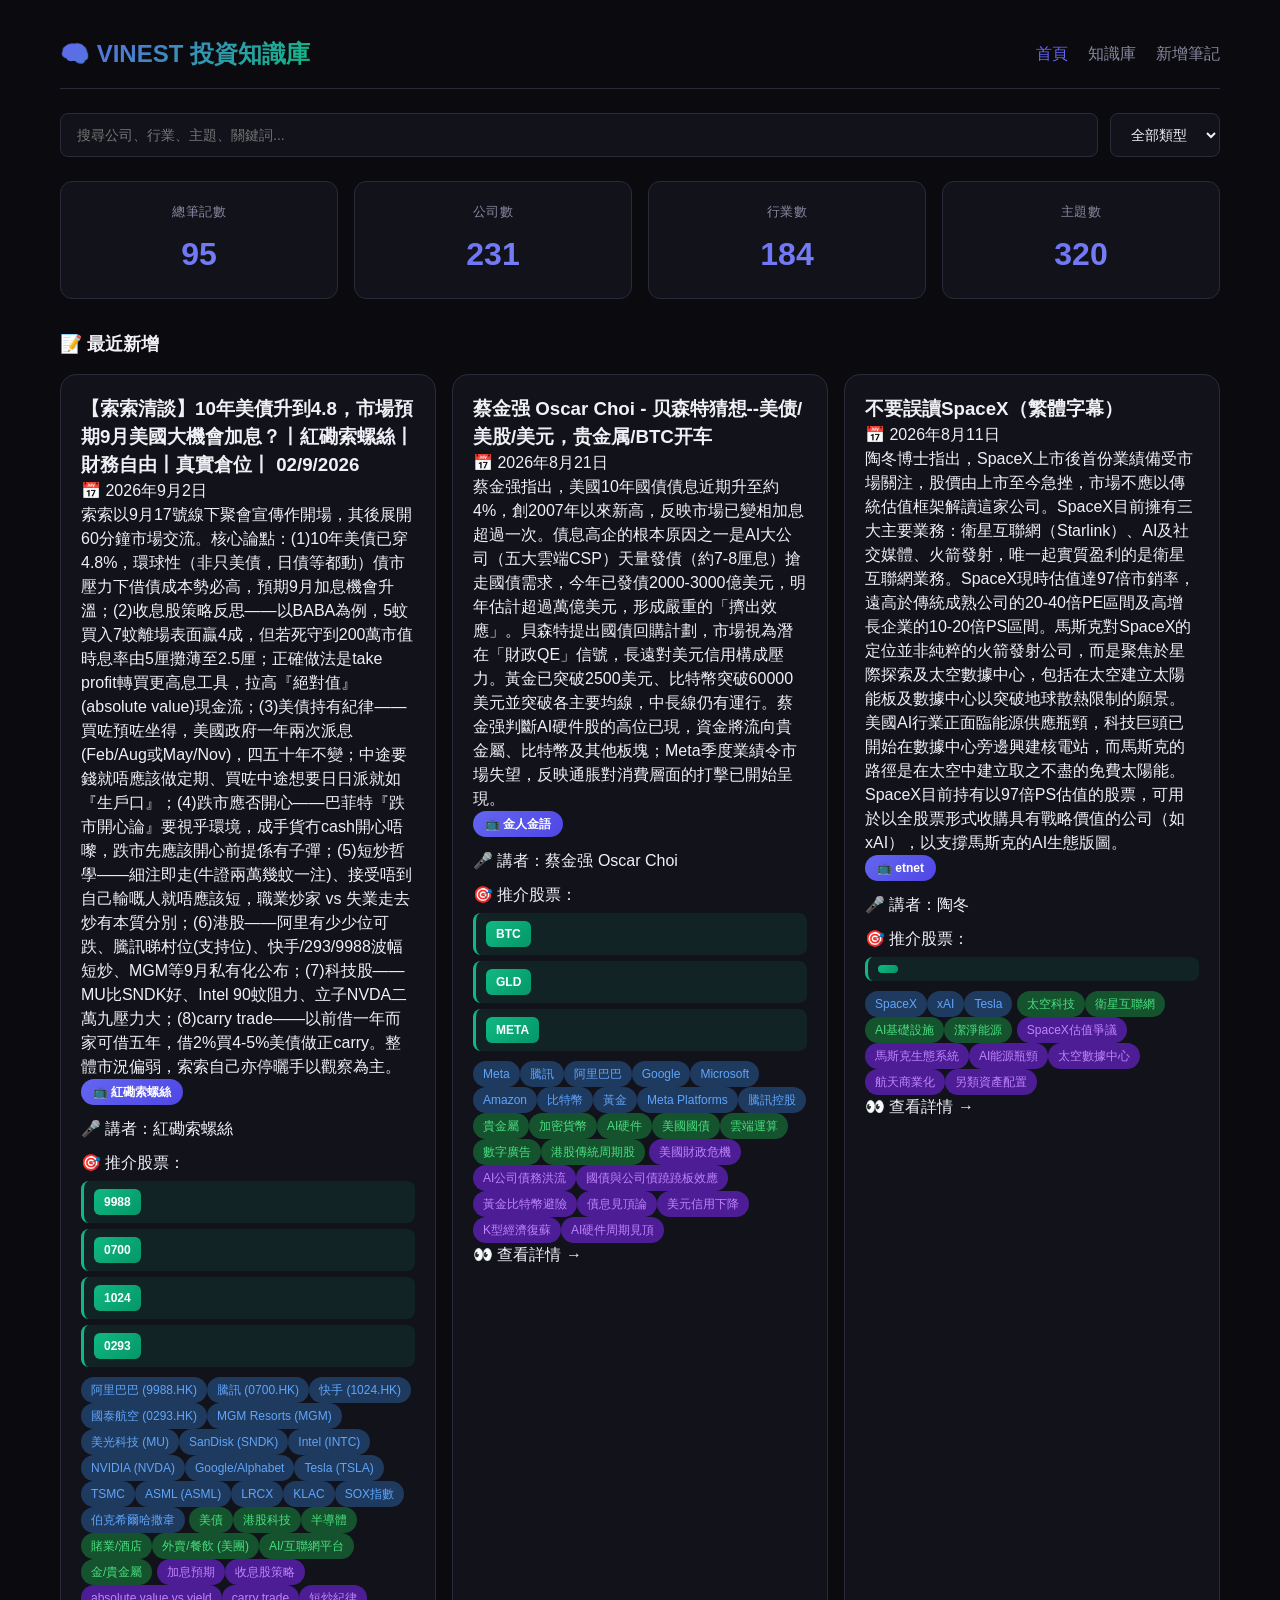
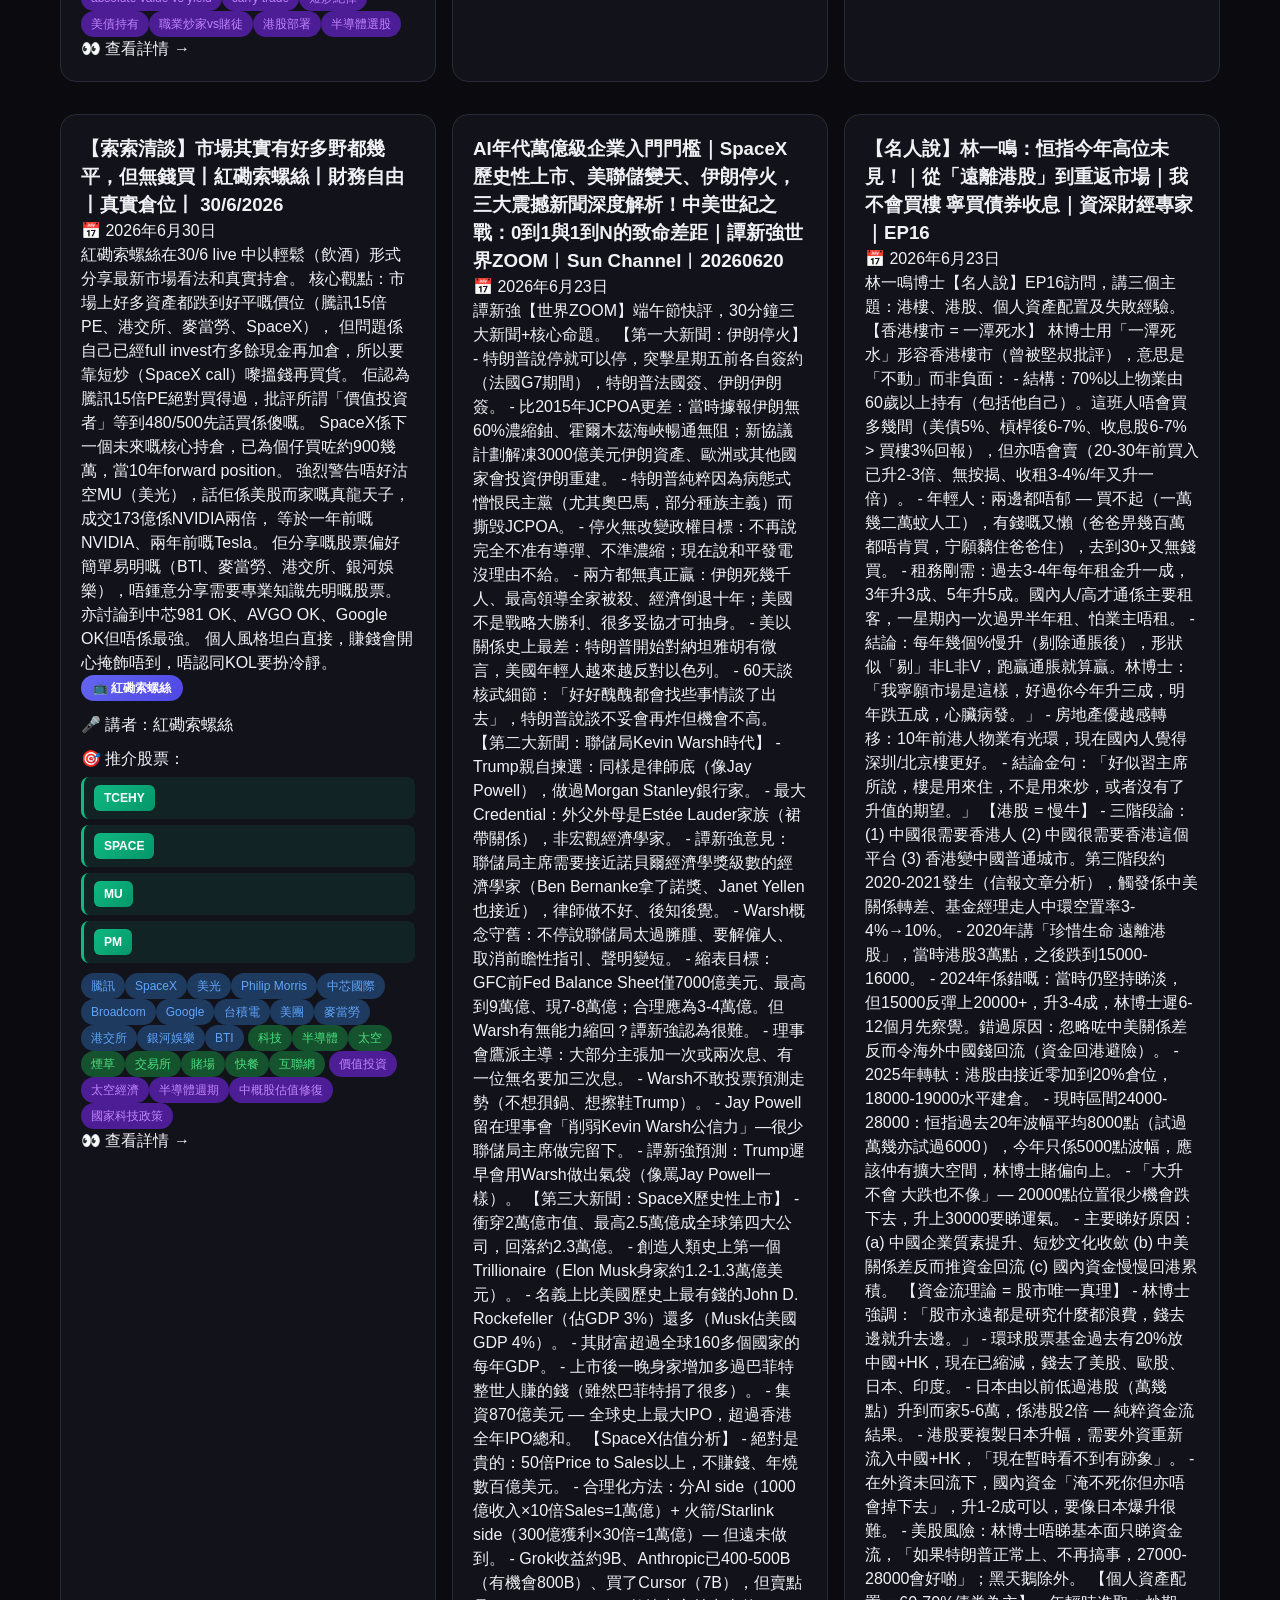
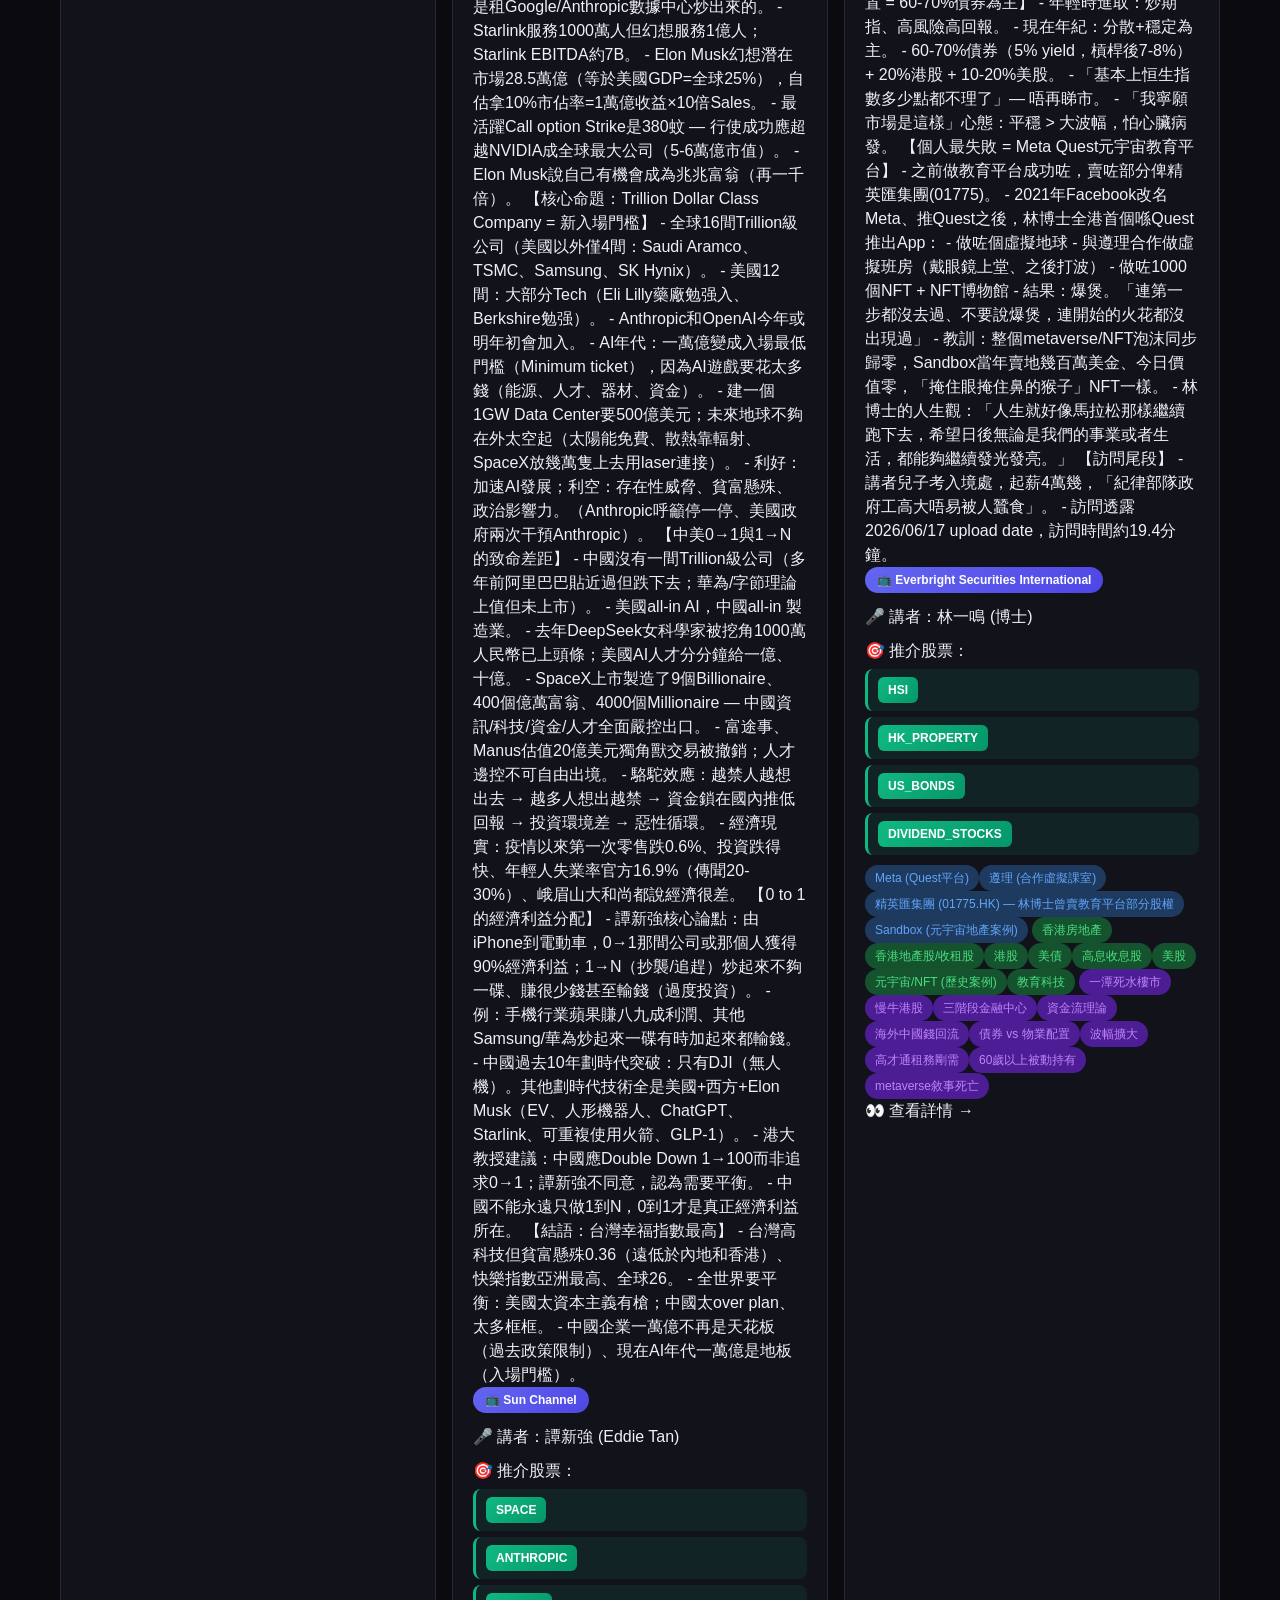
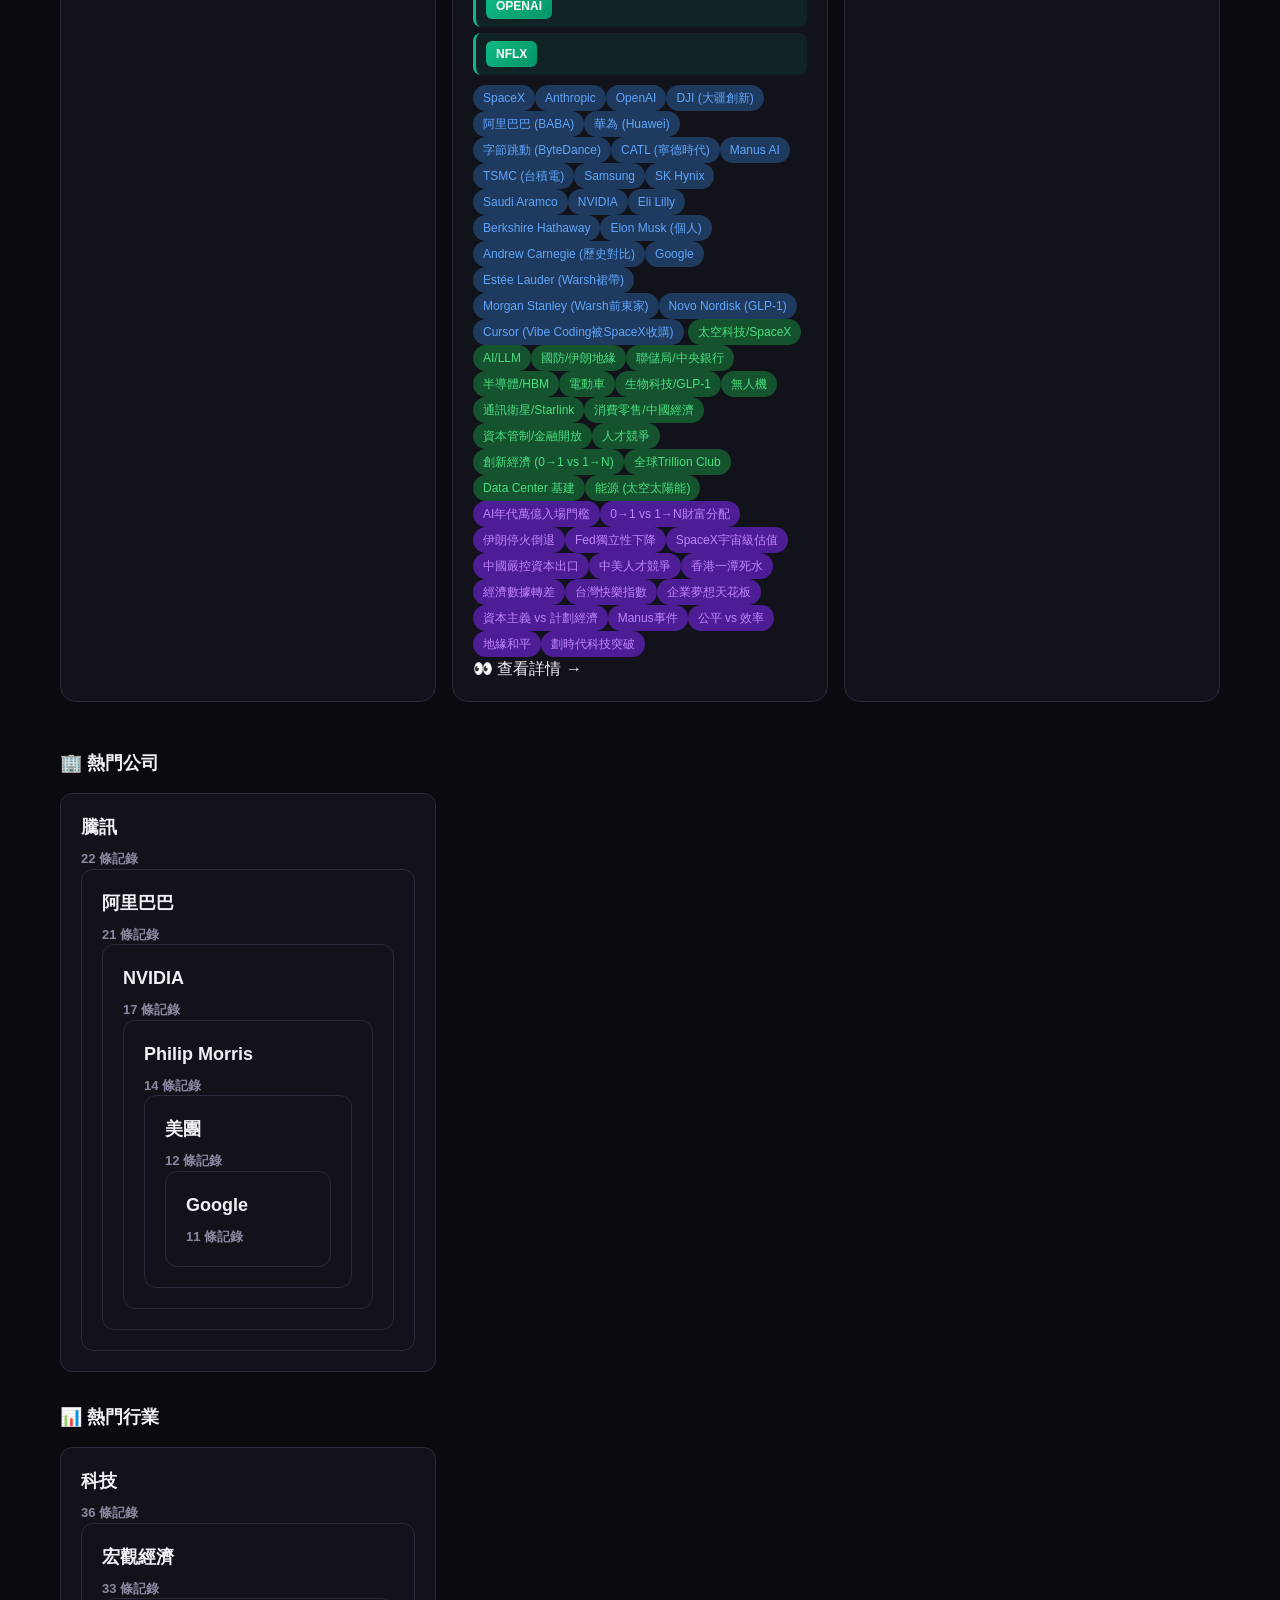
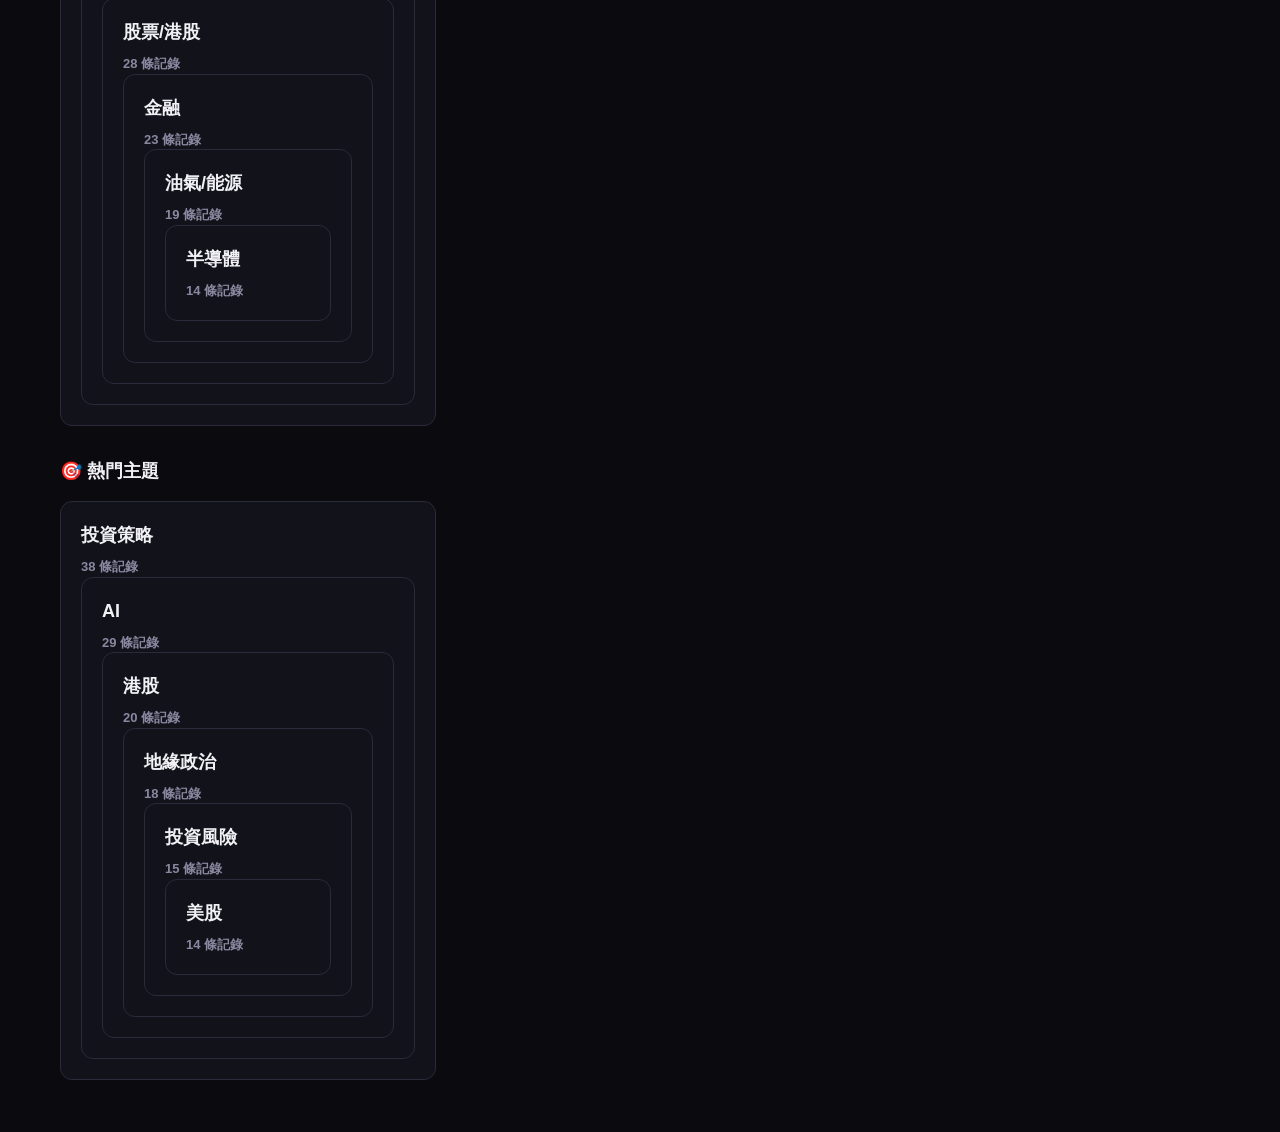
<file: index.html>
<!DOCTYPE html>
<html lang="zh-HK">
<head>
  <meta charset="UTF-8">
  <meta name="viewport" content="width=device-width, initial-scale=1.0">
  <title>VINEST YouTube 投資知識庫</title>
  <link rel="stylesheet" href="styles.css?v=21">
</head>
<body>
  <div class="container">
    <header>
      <h1><a href="index.html">🧠 VINEST 投資知識庫</a></h1>
      <nav>
        <a href="index.html" class="active">首頁</a>
        <a href="library.html">知識庫</a>
        <a href="#" onclick="openAddModal()">新增筆記</a>
      </nav>
    </header>

    <!-- Search -->
    <div class="search-bar">
      <input type="text" id="searchInput" placeholder="搜尋公司、行業、主題、關鍵詞..." oninput="handleSearch()">
      <select id="typeFilter" onchange="handleSearch()">
        <option value="">全部類型</option>
        <option value="youtube">YouTube</option>
        <option value="note">筆記</option>
        <option value="report">報告</option>
            <option value="pdf">PDF</option>
      </select>
    </div>

    <!-- KPI Cards -->
    <div class="kpi-grid">
      <div class="kpi-card">
        <label>總筆記數</label>
        <strong id="kpiTotal">-</strong>
      </div>
      <div class="kpi-card">
        <label>公司數</label>
        <strong id="kpiCompanies">-</strong>
      </div>
      <div class="kpi-card">
        <label>行業數</label>
        <strong id="kpiSectors">-</strong>
      </div>
      <div class="kpi-card">
        <label>主題數</label>
        <strong id="kpiThemes">-</strong>
      </div>
    </div>

    <!-- Recent Entries -->
    <section class="section">
      <h2>📝 最近新增</h2>
      <div class="card-grid" id="recentGrid"></div>
    </section>

    <!-- Top Companies -->
    <section class="section">
      <h2>🏢 熱門公司</h2>
      <div class="card-grid" id="companyGrid"></div>
    </section>

    <!-- Top Sectors -->
    <section class="section">
      <h2>📊 熱門行業</h2>
      <div class="card-grid" id="sectorGrid"></div>
    </section>

    <!-- Top Themes -->
    <section class="section">
      <h2>🎯 熱門主題</h2>
      <div class="card-grid" id="themeGrid"></div>
    </section>
  </div>

  <!-- Add Modal -->
  <div class="modal-overlay" id="addModal">
    <div class="modal">
      <h2>➕ 新增知識筆記</h2>
      <form id="addForm" onsubmit="handleAdd(event)">
        <div class="form-group">
          <label>標題 *</label>
          <input type="text" name="title" required>
        </div>
        <div class="form-group">
          <label>來源名稱</label>
          <input type="text" name="source_name" placeholder="例如：YouTube 頻道名">
        </div>
        <div class="form-group">
          <label>來源 URL</label>
          <input type="url" name="source_url" placeholder="https://...">
        </div>
        <div class="form-group">
          <label>來源類型</label>
          <select name="source_type">
            <option value="youtube">YouTube</option>
            <option value="note">筆記</option>
            <option value="report">報告</option>
            <option value="pdf">PDF</option>
          </select>
        </div>
        <div class="form-group">
          <label>日期</label>
          <input type="date" name="date" id="dateInput">
        </div>
        <div class="form-group">
          <label>簡短摘要 (140字以內)</label>
          <textarea name="summary_short" rows="2" placeholder="一句話總結核心觀點"></textarea>
        </div>
        <div class="form-group">
          <label>詳細摘要</label>
          <textarea name="summary_long" rows="4" placeholder="完整描述"></textarea>
        </div>
        <div class="form-group">
          <label>公司 (逗號分隔)</label>
          <input type="text" name="companies" placeholder="Tesla, NVIDIA">
        </div>
        <div class="form-group">
          <label>行業 (逗號分隔)</label>
          <input type="text" name="sectors" placeholder="科技, 半導體">
        </div>
        <div class="form-group">
          <label>主題 (逗號分隔)</label>
          <input type="text" name="themes" placeholder="AI, 估值">
        </div>
        <div class="form-group">
          <label>看好論點 (每行一點)</label>
          <textarea name="bull_points" rows="3" placeholder="支持投資既論點"></textarea>
        </div>
        <div class="form-group">
          <label>看淡論點 (每行一點)</label>
          <textarea name="bear_points" rows="3" placeholder="反對投資既論點"></textarea>
        </div>
        <div class="form-group">
          <label>催化劑 (每行一點)</label>
          <textarea name="catalysts" rows="2" placeholder="可能觸發股價上升既因素"></textarea>
        </div>
        <div class="form-group">
          <label>風險 (每行一點)</label>
          <textarea name="risks" rows="2" placeholder="潛在風險"></textarea>
        </div>
        <div class="form-group">
          <label>個人備註</label>
          <textarea name="notes" rows="2" placeholder="自己既睇法、跟進事項"></textarea>
        </div>
        <div class="modal-actions">
          <button type="button" class="btn btn-secondary" onclick="closeAddModal()">取消</button>
          <button type="submit" class="btn">儲存</button>
        </div>
      </form>
    </div>
  </div>

  <script src="app.v22.js"></script>
  <script>
    // Set default date
    document.getElementById('dateInput').value = new Date().toISOString().split('T')[0];

    async function init() {
      const data = await loadData();
      
      // KPI
      const counts = VINEST.getEntityCounts(data.entries);
      document.getElementById('kpiTotal').textContent = data.entries.length;
      document.getElementById('kpiCompanies').textContent = counts.companies;
      document.getElementById('kpiSectors').textContent = counts.sectors;
      document.getElementById('kpiThemes').textContent = counts.themes;

      // Recent entries
      const recent = VINEST.sortEntries(data.entries, 'date').slice(0, 6);
      document.getElementById('recentGrid').innerHTML = recent.map(e => VINEST.entryCardHTML(e)).join('');

      // Top companies
      const topCompanies = VINEST.getTopEntities(data.entries, 'companies', 6);
      document.getElementById('companyGrid').innerHTML = topCompanies.map(c => 
        VINEST.entityCardHTML(c.name, c.count, `company.html?company=${encodeURIComponent(c.name)}`)
      ).join('');

      // Top sectors
      const topSectors = VINEST.getTopEntities(data.entries, 'sectors', 6);
      document.getElementById('sectorGrid').innerHTML = topSectors.map(s => 
        VINEST.entityCardHTML(s.name, s.count, `sector.html?sector=${encodeURIComponent(s.name)}`)
      ).join('');

      // Top themes
      const topThemes = VINEST.getTopEntities(data.entries, 'themes', 6);
      document.getElementById('themeGrid').innerHTML = topThemes.map(t => 
        VINEST.entityCardHTML(t.name, t.count, `theme.html?theme=${encodeURIComponent(t.name)}`)
      ).join('');
    }

    function handleSearch() {
      const q = document.getElementById('searchInput').value;
      const type = document.getElementById('typeFilter').value;
      window.location.href = `library.html?q=${encodeURIComponent(q)}&type=${type}`;
    }

    function openAddModal() {
      document.getElementById('addModal').classList.add('active');
    }
    function closeAddModal() {
      document.getElementById('addModal').classList.remove('active');
    }

    async function handleAdd(e) {
      e.preventDefault();
      const form = e.target;
      const formData = new FormData(form);
      
      const entry = {
        id: 'ent-' + Date.now(),
        title: formData.get('title'),
        source_name: formData.get('source_name'),
        source_url: formData.get('source_url'),
        source_type: formData.get('source_type'),
        date: formData.get('date'),
        summary_short: formData.get('summary_short'),
        summary_long: formData.get('summary_long'),
        companies: formData.get('companies') ? formData.get('companies').split(',').map(s => s.trim()).filter(Boolean) : [],
        sectors: formData.get('sectors') ? formData.get('sectors').split(',').map(s => s.trim()).filter(Boolean) : [],
        themes: formData.get('themes') ? formData.get('themes').split(',').map(s => s.trim()).filter(Boolean) : [],
        bull_points: formData.get('bull_points') ? formData.get('bull_points').split('\n').map(s => s.trim()).filter(Boolean) : [],
        bear_points: formData.get('bear_points') ? formData.get('bear_points').split('\n').map(s => s.trim()).filter(Boolean) : [],
        catalysts: formData.get('catalysts') ? formData.get('catalysts').split('\n').map(s => s.trim()).filter(Boolean) : [],
        risks: formData.get('risks') ? formData.get('risks').split('\n').map(s => s.trim()).filter(Boolean) : [],
        notes: formData.get('notes'),
        created_at: new Date().toISOString(),
        updated_at: new Date().toISOString()
      };

      // Save to localStorage (MVP)
      const key = 'vinest-kb-entries';
      const existing = JSON.parse(localStorage.getItem(key) || '[]');
      existing.unshift(entry);
      localStorage.setItem(key, JSON.stringify(existing));

      closeAddModal();
      alert('已儲存！');
      init();
    }

    init();
  </script>
</body>
</html>
</file>
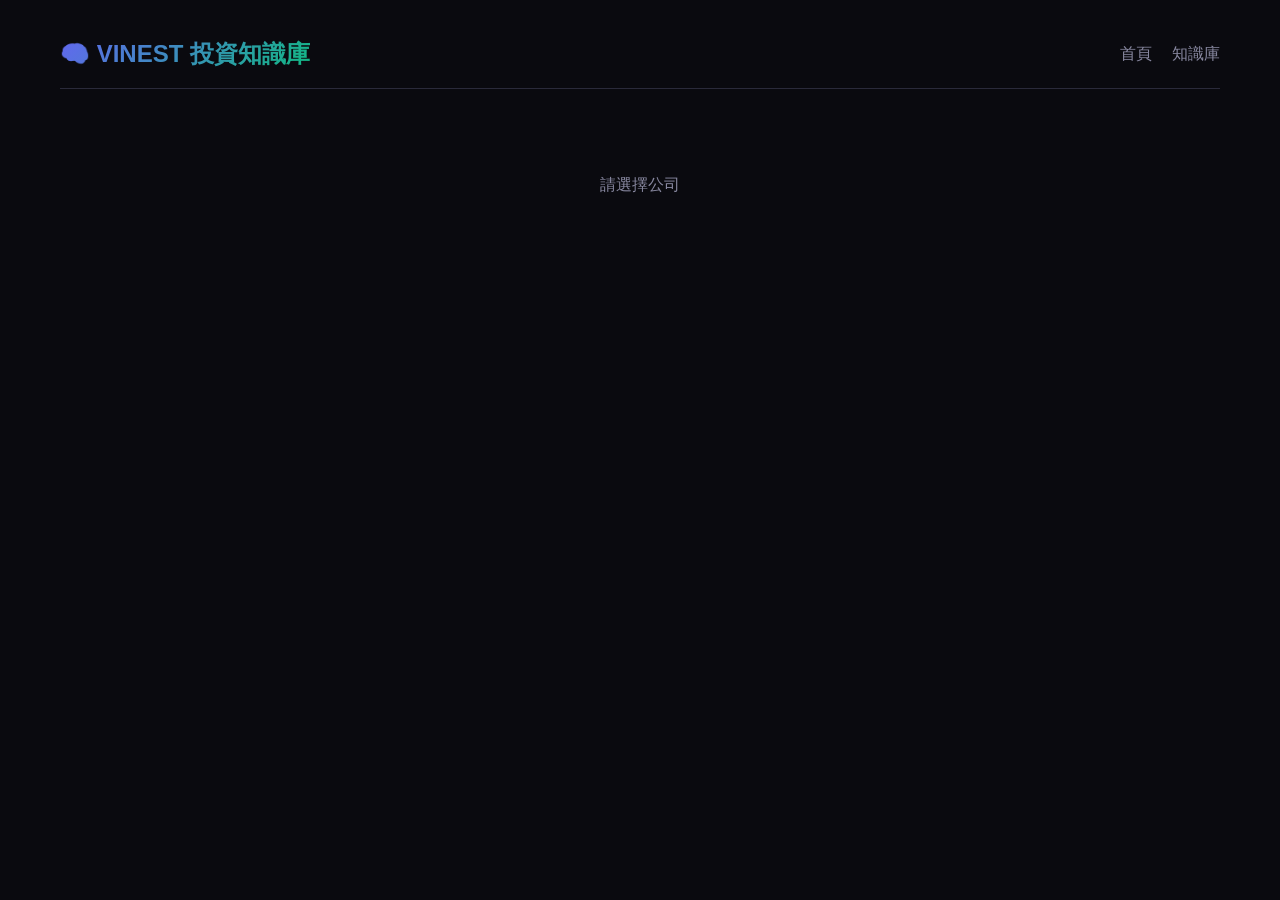
<file: company.html>
<!DOCTYPE html>
<html lang="zh-HK">
<head>
  <meta charset="UTF-8">
  <meta name="viewport" content="width=device-width, initial-scale=1.0">
  <title>公司詳情 - VINEST</title>
  <link rel="stylesheet" href="styles.css?v=11">
</head>
<body>
  <div class="container">
    <header>
      <h1><a href="index.html">🧠 VINEST 投資知識庫</a></h1>
      <nav>
        <a href="index.html">首頁</a>
        <a href="library.html">知識庫</a>
      </nav>
    </header>

    <div id="content">
      <div class="empty-state">載入中...</div>
    </div>
  </div>

  <script src="app.v22.js"></script>
  <script>
    async function init() {
      const data = await loadData();
      const params = getParams();
      const companyName = params.company;

      if (!companyName) {
        document.getElementById('content').innerHTML = '<div class="empty-state">請選擇公司</div>';
        return;
      }

      // Find entries with this company
      const entries = data.entries.filter(e => 
        (e.companies||[]).some(c => c.toLowerCase() === companyName.toLowerCase())
      );

      if (!entries.length) {
        document.getElementById('content').innerHTML = `<div class="empty-state">暫無關於 ${esc(companyName)} 既筆記</div>`;
        return;
      }

      // Aggregate bull/bear points
      const allBull = [...new Set(entries.flatMap(e => e.bull_points || []))];
      const allBear = [...new Set(entries.flatMap(e => e.bear_points || []))];
      const allCatalysts = [...new Set(entries.flatMap(e => e.catalysts || []))];
      const allRisks = [...new Set(entries.flatMap(e => e.risks || []))];
      const allSectors = [...new Set(entries.flatMap(e => e.sectors || []))];
      const allThemes = [...new Set(entries.flatMap(e => e.themes || []))];

      // Find related companies
      const relatedCompanies = [...new Set(
        entries.flatMap(e => e.companies || []).filter(c => c.toLowerCase() !== companyName.toLowerCase())
      )];

      document.getElementById('content').innerHTML = `
        <div class="detail-header">
          <h1>🏢 ${esc(companyName)}</h1>
          <div class="meta">
            <span>📊 ${entries.length} 條相關筆記</span>
            <span>📅 最新：${formatDate(entries[0].date)}</span>
          </div>
        </div>

        <div class="detail-section">
          <h3>🏷️ 相關行業</h3>
          <div class="tags-display">
            ${allSectors.map(s => `<span class="tag sector" onclick="window.location.href='sector.html?sector=${encodeURIComponent(s)}'">${esc(s)}</span>`).join('')}
          </div>
        </div>

        <div class="detail-section">
          <h3>🎯 相關主題</h3>
          <div class="tags-display">
            ${allThemes.map(t => `<span class="tag theme" onclick="window.location.href='theme.html?theme=${encodeURIComponent(t)}'">${esc(t)}</span>`).join('')}
          </div>
        </div>

        <div class="points-grid">
          ${allBull.length ? `
          <div class="point-card bull">
            <h4>✅ 看好論點 (${allBull.length})</h4>
            <ul>${allBull.map(p => `<li>${esc(p)}</li>`).join('')}</ul>
          </div>
          ` : ''}
          ${allBear.length ? `
          <div class="point-card bear">
            <h4>❌ 看淡論點 (${allBear.length})</h4>
            <ul>${allBear.map(p => `<li>${esc(p)}</li>`).join('')}</ul>
          </div>
          ` : ''}
          ${allCatalysts.length ? `
          <div class="point-card catalyst">
            <h4>🚀 催化劑 (${allCatalysts.length})</h4>
            <ul>${allCatalysts.map(p => `<li>${esc(p)}</li>`).join('')}</ul>
          </div>
          ` : ''}
          ${allRisks.length ? `
          <div class="point-card risk">
            <h4>⚠️ 風險 (${allRisks.length})</h4>
            <ul>${allRisks.map(p => `<li>${esc(p)}</li>`).join('')}</ul>
          </div>
          ` : ''}
        </div>

        ${relatedCompanies.length ? `
        <div class="detail-section">
          <h3>🔗 相關公司</h3>
          <div class="tags-display">
            ${relatedCompanies.map(c => `<span class="tag company" onclick="window.location.href='company.html?company=${encodeURIComponent(c)}'">${esc(c)}</span>`).join('')}
          </div>
        </div>
        ` : ''}

        <div class="related-section">
          <h3>📝 相關筆記 (${entries.length})</h3>
          <div class="card-grid">
            ${entries.map(e => VINEST.entryCardHTML(e)).join('')}
          </div>
        </div>
      `;
    }

    init();
  </script>
</body>
</html>
</file>
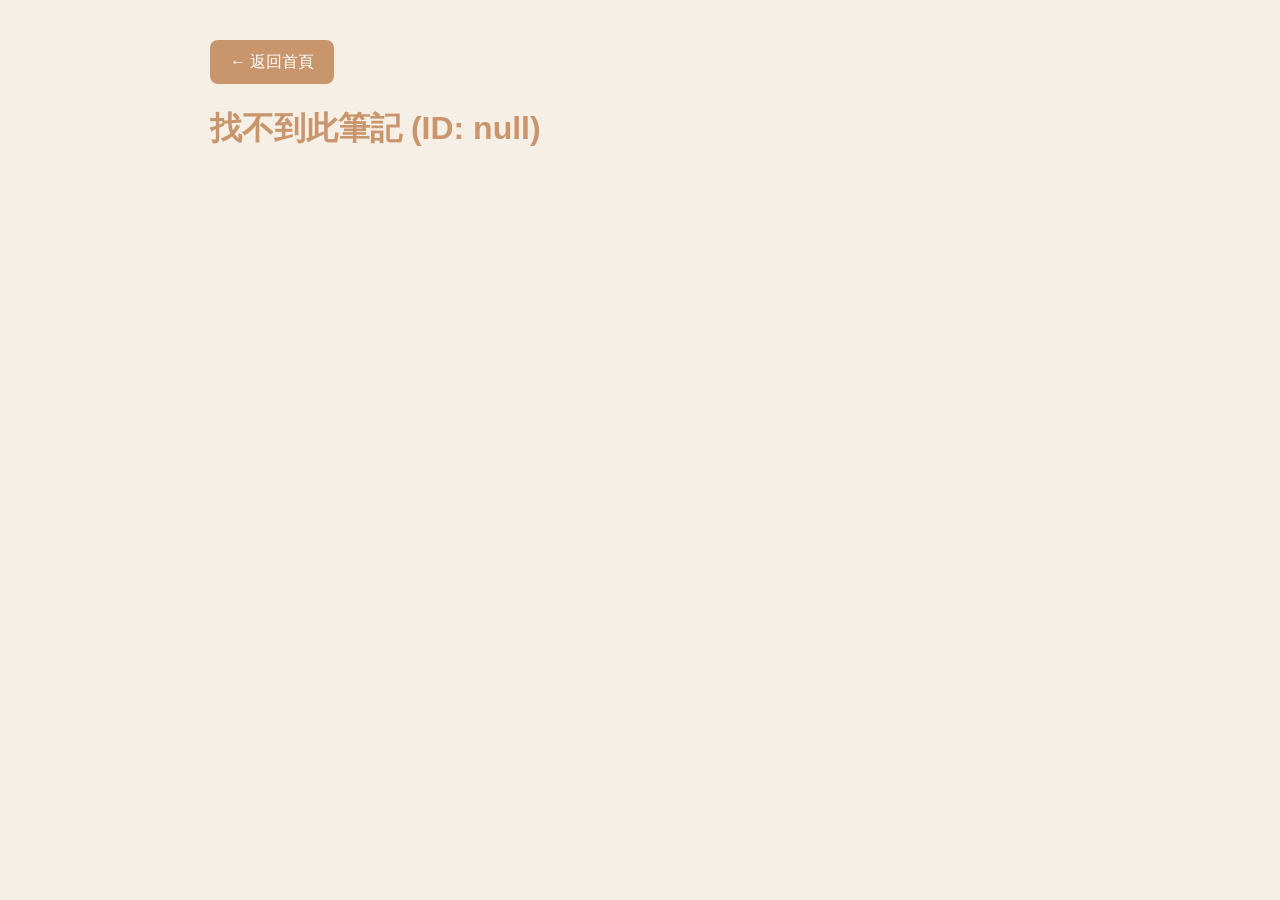
<file: detail.html>
<!DOCTYPE html>
<html lang="zh-HK">
<head>
  <meta charset="UTF-8">
  <meta name="viewport" content="width=device-width, initial-scale=1.0">
  <title>知識筆記詳情 - VINEST</title>
  <link rel="preconnect" href="https://fonts.googleapis.com">
  <link rel="preconnect" href="https://fonts.gstatic.com" crossorigin>
  <link href="https://fonts.googleapis.com/css2?family=Playfair+Display:wght@400;600;700&display=swap" rel="stylesheet">
  <link rel="stylesheet" href="styles.css?v=23">
  <style>
    body { background: #F5EFE6; color: #1C1814; padding: 20px; }
    .container { max-width: 900px; margin: 0 auto; }
    h1 { color: #C9956C; }
    .meta { color: #9A8A76; margin: 10px 0; }
    .section { background: #EBE3D5; border: 1px solid #4A3F35; border-radius: 12px; padding: 20px; margin: 15px 0; }
    .section h2 { color: #C9956C; margin-top: 0; font-size: 18px; border-bottom: 1px solid #4A3F35; padding-bottom: 8px; }
    .section h3 { color: #9A8A76; margin: 12px 0 6px; font-size: 15px; }
    .stock-tag { display: inline-block; padding: 6px 12px; background: #5A8A5E; color: white; border-radius: 6px; margin: 4px; font-weight: 600; }
    .stock-reason { display: block; font-size: 12px; color: #9A8A76; margin-top: 4px; }
    a { color: #C9956C; }
    .back { display: inline-block; padding: 10px 20px; background: #C9956C; color: white; text-decoration: none; border-radius: 8px; margin-bottom: 20px; }
    ul { padding-left: 20px; line-height: 1.8; }
    li { margin: 4px 0; }
    .loading { text-align: center; padding: 40px; color: #9A8A76; }
    .tag { display: inline-block; padding: 3px 8px; background: #3A3028; border: 1px solid #4A3F35; border-radius: 4px; margin: 2px; font-size: 12px; }
    .tag-bull { border-color: #5A8A5E; color: #5A8A5E; }
    .tag-bear { border-color: #A0524A; color: #A0524A; }
    .tag-cc { border-color: #B8863A; color: #B8863A; }
    .thesis-box { background: #EBE3D5; border-left: 3px solid #C9956C; padding: 12px 16px; margin: 8px 0; border-radius: 0 8px 8px 0; }
    .thesis-box h4 { color: #9A8A76; margin: 0 0 8px; font-size: 14px; }
    .thesis-box p { margin: 0; color: #1C1814; font-size: 14px; line-height: 1.6; }
    .logic-chain { background: #EBE3D5; border: 1px solid #4A3F35; border-radius: 10px; padding: 14px; margin: 12px 0; }
    .logic-chain .topic { color: #B8863A; font-weight: 600; font-size: 15px; margin-bottom: 8px; }
    .logic-chain .chain { padding-left: 16px; border-left: 2px solid #4A3F35; margin: 8px 0; }
    .logic-chain .chain p { margin: 4px 0; font-size: 13px; color: #1C1814; }
    .logic-chain .premises { color: #9A8A76; font-size: 12px; padding-left: 16px; }
    .logic-chain .conclusion { color: #F0E8DC; font-size: 13px; margin-top: 8px; padding: 8px; background: #3A3028; border-radius: 6px; }
    .logic-chain .action { color: #5A8A5E; font-size: 13px; margin-top: 6px; }
    .logic-chain .expiry { color: #A0524A; font-size: 12px; margin-top: 4px; }
    .cross-ref { background: #EBE3D5; border: 1px solid #4A3F35; border-radius: 10px; padding: 14px; margin: 12px 0; }
    .cross-ref .topic { color: #B8863A; font-weight: 600; margin-bottom: 10px; }
.cross-ref .source { padding: 8px 12px; margin: 6px 0; background: #3A3028; border-radius: 6px; color: #F0E8DC; }
    .cross-ref .source-name { color: #D4AA84; font-weight: 600; }
    .cross-ref .winner { color: #5A8A5E; font-size: 13px; margin-top: 8px; padding: 6px 10px; background: #EBE3D5; border-radius: 4px; }
    .portfolio-app { background: #EBE3D5; border: 2px solid #C9956C; border-radius: 12px; padding: 20px; margin: 15px 0; }
    .portfolio-app h2 { color: #C9956C; margin-top: 0; }
    .portfolio-row { display: flex; padding: 8px 0; border-bottom: 1px solid #4A3F35; }
    .portfolio-row:last-child { border-bottom: none; }
    .portfolio-label { color: #9A8A76; width: 160px; flex-shrink: 0; }
    .portfolio-value { color: #1C1814; }
    .core-thesis-grid { display: grid; grid-template-columns: 1fr 1fr; gap: 10px; margin: 10px 0; }
    .core-thesis-item { background: #EBE3D5; border-radius: 8px; padding: 10px 12px; }
    .core-thesis-item .key { color: #9A8A76; font-size: 11px; text-transform: uppercase; margin-bottom: 4px; }
    .core-thesis-item .val { color: #1C1814; font-size: 13px; }
    .bull-bear-grid { display: grid; grid-template-columns: 1fr 1fr; gap: 12px; margin: 10px 0; }
    .bull-section { border-left: 3px solid #5A8A5E; }
    .bear-section { border-left: 3px solid #A0524A; }
    .case-item { background: #EBE3D5; border-radius: 8px; padding: 10px 12px; margin: 6px 0; }
    .case-item .thesis { color: #1C1814; font-size: 13px; margin-bottom: 4px; }
    .case-item .meta { color: #9A8A76; font-size: 11px; }
    .catalyst-list, .risk-list { padding-left: 20px; }
    .catalyst-list li, .risk-list li { margin: 4px 0; font-size: 14px; }
    .positive-cat { color: #5A8A5E; }
    .negative-cat { color: #A0524A; }
  </style>
</head>
<body>
  <div class="container">
    <a href="index.html" class="back">← 返回首頁</a>
    <div id="content"><div class="loading">載入中...</div></div>
  </div>
  <script>
    function esc(s) {
      if (!s && s !== 0) return '';
      return String(s).replace(/[&<>"]/g, c => ({'&':'&amp;','<':'&lt;','>':'&gt;','"':'&quot;'}[c]));
    }
    function isArray(o) { return Array.isArray(o); }
    function isObject(o) { return o && typeof o === 'object' && !Array.isArray(o); }

    async function init() {
      try {
        const resp = await fetch('entries.json?v=1789150794');
        const data = await resp.json();
        const entries = data.entries;
        const params = new URLSearchParams(window.location.search);
        const id = params.get('id');
        const entry = entries.find(e => e.id === id);

        if (!entry) {
          document.getElementById('content').innerHTML = '<h1>找不到此筆記 (ID: ' + id + ')</h1>';
          return;
        }

        let html = '';

        // Header
        html += '<h1>' + esc(entry.title) + '</h1>';
        html += '<div class="meta">📅 ' + esc(entry.date || '-') + ' | 📺 ' + esc(entry.source_name || '-');
        if (entry.speaker) html += ' | 🎤 ' + esc(entry.speaker);
        html += '</div>';

        // Tags
        if (entry.companies?.length || entry.sectors?.length || entry.themes?.length) {
          let tagsHtml = '';
          (entry.companies||[]).forEach(t => tagsHtml += '<span class="tag">' + esc(t) + '</span>');
          (entry.sectors||[]).forEach(t => tagsHtml += '<span class="tag" style="border-color:#C9956C;color:#C9956C">' + esc(t) + '</span>');
          (entry.themes||[]).forEach(t => tagsHtml += '<span class="tag" style="border-color:#B8863A;color:#B8863A">' + esc(t) + '</span>');
          html += '<div style="margin:10px 0">' + tagsHtml + '</div>';
        }

        // ================================================================
        // CORE THESIS (new v2 field)
        // ================================================================
        if (isObject(entry.core_thesis)) {
          const ct = entry.core_thesis;
          html += '<div class="section"><h2>📊 核心論點</h2>';
          html += '<div class="core-thesis-grid">';
          for (const [k, v] of Object.entries(ct)) {
            if (v) html += '<div class="core-thesis-item"><div class="key">' + esc(k) + '</div><div class="val">' + esc(v) + '</div></div>';
          }
          html += '</div></div>';
        }

        // ================================================================
        // SUMMARY
        // ================================================================
        if (entry.summary_short) html += '<div class="section"><h2>📝 簡介</h2><p style="font-size:15px;color:#1C1814">' + esc(entry.summary_short) + '</p></div>';
        if (entry.summary_long) html += '<div class="section"><h2>📚 詳細摘要</h2><div style="line-height:1.8;color:#1C1814;margin:10px 0;font-size:14px">' + esc(entry.summary_long) + '</div></div>';

        // ================================================================
        // STOCK RECOMMENDATIONS (RICH VERSION)
        // ================================================================
        if (isArray(entry.stock_recommendations) && entry.stock_recommendations.length) {
          html += '<div class="section"><h2>🎯 股票推介</h2>';

          for (const s of entry.stock_recommendations) {
            const dir = s.direction || '';
            const dirColor = dir === 'long' ? '#5A8A5E' : dir === 'short' ? '#A0524A' : '#B8863A';
            const dirLabel = dir === 'long' ? '🟢 做多' : dir === 'short' ? '🔴 做淡' : dir === 'hold' || dir === 'neutral' ? '🟡 觀望' : '⚪ 中性';

            html += '<div style="margin:16px 0;padding:16px;background:#EBE3D5;border-radius:12px;border:1px solid #4A3F35">';

            // Header row: ticker + direction badge
            html += '<div style="display:flex;align-items:center;gap:12px;margin-bottom:10px">';
            html += '<span style="font-size:20px;font-weight:700;color:#1C1814">' + esc(s.ticker || s.name || '') + '</span>';
            html += '<span style="padding:4px 12px;background:' + dirColor + ';color:white;border-radius:6px;font-size:13px;font-weight:600">' + dirLabel + '</span>';
            if (s.name && s.name !== s.ticker) html += '<span style="color:#9A8A76;font-size:14px">' + esc(s.name) + '</span>';
            html += '</div>';

            // 📌 投資論點
            if (s['投資論點'] || s.thesis) {
              html += '<div style="margin:10px 0;padding:10px 14px;background:#EBE3D5;border-radius:8px;border-left:3px solid ' + dirColor + '">';
              html += '<div style="color:#9A8A76;font-size:11px;margin-bottom:4px">📌 投資論點</div>';
              html += '<div style="color:#1C1814;font-size:14px;line-height:1.6">' + esc(s['投資論點'] || s.thesis) + '</div>';
              html += '</div>';
            }

            // 📣 講者論點
            if (s['講者論點'] || s.speaker_rationale || s.rationale) {
              html += '<div style="margin:8px 0;color:#1C1814;font-size:13px;line-height:1.6">';
              html += '<span style="color:#C9956C;font-weight:600">📣 講者論點：</span>' + esc(s['講者論點'] || s.speaker_rationale || s.rationale);
              html += '</div>';
            }

            // 📝 補充 note
            if (s.note) {
              html += '<div style="margin:8px 0;padding:10px 14px;background:#EBE3D5;border-radius:8px;color:#1C1814;font-size:13px;line-height:1.6">';
              html += '<span style="color:#9A8A76;font-weight:600">📝 補充：</span>' + esc(s.note);
              html += '</div>';
            }

            // ❝ 語錄
            if (s['語錄'] || s.speaker_quote) {
              html += '<div style="margin:8px 0;padding:10px 14px;background:#EBE3D5;border-radius:8px;font-style:italic;color:#B8863A;font-size:13px">';
              html += '' + esc(s['語錄'] || s.speaker_quote) + ' ❞';
              html += '</div>';
            }

            // Metrics row: 上限/下限/入市時機
            const metrics = [];
            if (s['上限'] || s.upside || s.upside_pct) metrics.push('<span style="color:#5A8A5E">↑ ' + esc(s['上限'] || s.upside || s.upside_pct) + '</span>');
            if (s['下限'] || s.downside || s.downside_pct) metrics.push('<span style="color:#A0524A">↓ ' + esc(s['下限'] || s.downside || s.downside_pct) + '</span>');
            if (s['入市時機'] || s.entry_timing) metrics.push('<span style="color:#B8863A">⏱ ' + esc(s['入市時機'] || s.entry_timing) + '</span>');
            if (metrics.length) {
              html += '<div style="margin:10px 0;display:flex;gap:16px;flex-wrap:wrap">' + metrics.join('') + '</div>';
            }

            // Thesis status badge
            const statusColor = s.thesis_status === 'active' ? '#5A8A5E' : s.thesis_status === 'monitoring' ? '#B8863A' : s.thesis_status === 'proved' ? '#C9956C' : '#9A8A76';
            if (s.thesis_status) {
              html += '<div style="margin:8px 0">';
              html += '<span style="display:inline-block;padding:3px 10px;background:' + statusColor + '22;border:1px solid ' + statusColor + ';color:' + statusColor + ';border-radius:20px;font-size:11px">';
              html += 'Thesis Status: ' + esc(s.thesis_status.toUpperCase());
              html += '</span>';
              html += '</div>';
            }

            // 🔄 重評條件
            if (s['重評條件'] || s.catalyst_for_reassessment) {
              html += '<div style="margin:8px 0;padding:8px 12px;background:#3A3028;border-radius:6px;font-size:12px;color:#F0E8DC">';
              html += '🔄 重評條件：' + esc(s['重評條件'] || s.catalyst_for_reassessment);
              html += '</div>';
            }

            html += '</div>';
          }
          html += '</div>';
        }

        // ================================================================
        // INVESTMENT MINDSET (v2: object with distinctions/process/philosophy)
        // ================================================================
        if (isObject(entry.investment_mindset)) {
          const im = entry.investment_mindset;
          html += '<div class="section"><h2>💡 投資心法</h2>';
          if (im.philosophy) html += '<div class="thesis-box"><h4>🎯 投資哲學</h4><p>' + esc(im.philosophy) + '</p></div>';
          if (isArray(im.distinctions) && im.distinctions.length) {
            html += '<h3>🔍 關鍵分辨</h3><ul>';
            im.distinctions.forEach(d => html += '<li>' + esc(d) + '</li>');
            html += '</ul>';
          }
          if (isArray(im.process) && im.process.length) {
            html += '<h3>⚙️ 操作流程</h3><ul>';
            im.process.forEach(p => html += '<li>' + esc(p) + '</li>');
            html += '</ul>';
          }
          html += '</div>';
        } else if (isArray(entry.investment_mindset) && entry.investment_mindset.length) {
          // Legacy: flat array
          html += '<div class="section"><h2>💡 投資心法</h2><ul>';
          entry.investment_mindset.forEach(p => html += '<li>' + esc(p) + '</li>');
          html += '</ul></div>';
        }

        // ================================================================
        // PERSONAL INSIGHTS (v2: personal_insights, legacy: insights)
        // ================================================================
        const insights = entry.personal_insights || entry.insights;
        if (isArray(insights) && insights.length) {
          html += '<div class="section"><h2>💎 心得體會</h2><ul>';
          insights.forEach(i => html += '<li>' + esc(i) + '</li>');
          html += '</ul></div>';
        }

        // ================================================================
        // KEY POINTS (legacy field)
        // ================================================================
        if (isArray(entry.key_points) && entry.key_points.length) {
          html += '<div class="section"><h2>📌 關鍵論點</h2><ul>';
          entry.key_points.forEach(p => html += '<li>' + esc(p) + '</li>');
          html += '</ul></div>';
        }

        // ================================================================
        // BULL / BEAR CASES — handles both legacy (array of strings) and v2 (object with thesis/trigger/講者論點)
        // ================================================================
        const hasBullCases = isObject(entry.bull_cases) && Object.keys(entry.bull_cases).length;
        const hasBearCases = isObject(entry.bear_cases) && Object.keys(entry.bear_cases).length;
        if (hasBullCases || hasBearCases) {
          html += '<div class="section"><h2>📈 看好 vs 看淡</h2>';
          html += '<div class="bull-bear-grid">';

          // ── BULL CASES ──
          if (hasBullCases) {
            html += '<div class="bull-section" style="padding:10px;flex:1">';
            html += '<h3 style="color:#5A8A5E;margin-bottom:12px">✅ 看好</h3>';
            for (const [topic, caseData] of Object.entries(entry.bull_cases)) {
              if (!caseData) continue;
              const isArrayFmt = isArray(caseData);
              const thesis    = isArrayFmt ? null : caseData.thesis;
              const trigger   = isArrayFmt ? null : caseData.trigger;
              const rationale = isArrayFmt ? null : caseData.講者論點;
              const points    = isArrayFmt ? caseData : (caseData.points || []);

              html += '<div style="margin-bottom:16px;padding:12px;background:#EBE3D5;border-radius:8px;border-left:3px solid #5A8A5E">';

              // Topic header
              html += '<div style="font-weight:700;color:#5A8A5E;font-size:14px;margin-bottom:6px">📌 ' + esc(topic) + '</div>';

              // Thesis (if v2 format)
              if (thesis) {
                html += '<div style="margin:6px 0;padding:8px 10px;background:#3A3028;border-radius:6px;font-size:13px;color:#F0E8DC;line-height:1.5">';
                html += '<span style="color:#5A8A5E;font-weight:600">論點：</span>' + esc(thesis) + '</div>';
              }

              // 講者論點 (speaker rationale — v2)
              if (rationale) {
                html += '<div style="margin:6px 0;color:#1C1814;font-size:12px;line-height:1.5">';
                html += '<span style="color:#C9956C;font-weight:600">📣 講者論點：</span>' + esc(rationale) + '</div>';
              }

              // Trigger (if v2)
              if (trigger) {
                html += '<div style="margin:4px 0;font-size:12px;color:#B8863A">⏱ 觸發條件：' + esc(trigger) + '</div>';
              }

              // Legacy / fallback bullet points
              if (points.length) {
                html += '<ul style="margin:6px 0 0 0;padding-left:16px;font-size:12px;color:#9A8A76;line-height:1.7">';
                points.forEach(p => {
                  if (!p) return;
                  const text = (typeof p === 'object' && p !== null) ? (p.item || p.text || JSON.stringify(p)) : String(p);
                  html += '<li>' + esc(text) + '</li>';
                });
                html += '</ul>';
              }

              // Key stocks (if v2)
              if (!isArrayFmt && caseData.key_stocks) {
                html += '<div style="margin:4px 0;font-size:12px;color:#5A8A5E">📊 相關股票：' + esc(caseData.key_stocks) + '</div>';
              }

              html += '</div>';
            }
            html += '</div>';
          }

          // ── BEAR CASES ──
          if (hasBearCases) {
            html += '<div class="bear-section" style="padding:10px;flex:1">';
            html += '<h3 style="color:#A0524A;margin-bottom:12px">❌ 看淡</h3>';
            for (const [topic, caseData] of Object.entries(entry.bear_cases)) {
              if (!caseData) continue;
              const isArrayFmt = isArray(caseData);
              const thesis    = isArrayFmt ? null : caseData.thesis;
              const trigger   = isArrayFmt ? null : caseData.trigger;
              const rationale = isArrayFmt ? null : caseData.講者論點;
              const points    = isArrayFmt ? caseData : (caseData.points || []);

              html += '<div style="margin-bottom:16px;padding:12px;background:#EBE3D5;border-radius:8px;border-left:3px solid #A0524A">';

              // Topic header
              html += '<div style="font-weight:700;color:#A0524A;font-size:14px;margin-bottom:6px">📌 ' + esc(topic) + '</div>';

              // Thesis (if v2 format)
              if (thesis) {
                html += '<div style="margin:6px 0;padding:8px 10px;background:#3A3028;border-radius:6px;font-size:13px;color:#F0E8DC;line-height:1.5">';
                html += '<span style="color:#A0524A;font-weight:600">論點：</span>' + esc(thesis) + '</div>';
              }

              // 講者論點 (speaker rationale — v2)
              if (rationale) {
                html += '<div style="margin:6px 0;color:#1C1814;font-size:12px;line-height:1.5">';
                html += '<span style="color:#C9956C;font-weight:600">📣 講者論點：</span>' + esc(rationale) + '</div>';
              }

              // Trigger / 重評條件 (if v2)
              if (trigger) {
                html += '<div style="margin:4px 0;font-size:12px;color:#B8863A">⏱ 觸發條件：' + esc(trigger) + '</div>';
              }

              // Legacy / fallback bullet points
              if (points.length) {
                html += '<ul style="margin:6px 0 0 0;padding-left:16px;font-size:12px;color:#9A8A76;line-height:1.7">';
                points.forEach(p => {
                  if (!p) return;
                  const text = (typeof p === 'object' && p !== null) ? (p.item || p.text || JSON.stringify(p)) : String(p);
                  html += '<li>' + esc(text) + '</li>';
                });
                html += '</ul>';
              }

              // trigger_for_reassessment (legacy v2)
              if (!isArrayFmt && caseData.trigger_for_reassessment) {
                html += '<div style="margin:4px 0;font-size:12px;color:#A0524A">🔄 重評條件：' + esc(caseData.trigger_for_reassessment) + '</div>';
              }

              html += '</div>';
            }
            html += '</div>';
          }

          html += '</div></div>';
        }

        // Legacy bull_points / bear_points (flat arrays — pre-v2)
        if (!hasBullCases && isArray(entry.bull_points) && entry.bull_points.length) {
          html += '<div class="section"><h2>✅ 看好論點</h2><ul>';
          entry.bull_points.forEach(p => html += '<li>' + esc(p) + '</li>');
          html += '</ul></div>';
        }
        if (!hasBearCases && isArray(entry.bear_points) && entry.bear_points.length) {
          html += '<div class="section"><h2>❌ 看淡論點</h2><ul>';
          entry.bear_points.forEach(p => html += '<li>' + esc(p) + '</li>');
          html += '</ul></div>';
        }

        // ================================================================
        // CATALYSTS (v2: {positive:[], negative:[]})
        // ================================================================
        if (isObject(entry.catalysts)) {
          const pos = entry.catalysts.positive || [];
          const neg = entry.catalysts.negative || [];
          if (pos.length || neg.length) {
            html += '<div class="section"><h2>🚀 催化劑</h2>';
            if (pos.length) {
              html += '<h3 class="positive-cat">🟢 正面催化劑</h3><ul class="catalyst-list">';
              pos.forEach(c => html += '<li class="positive-cat">' + esc(c) + '</li>');
              html += '</ul>';
            }
            if (neg.length) {
              html += '<h3 class="negative-cat">🔴 負面催化劑</h3><ul class="catalyst-list">';
              neg.forEach(c => html += '<li class="negative-cat">' + esc(c) + '</li>');
              html += '</ul>';
            }
            html += '</div>';
          }
        } else if (isArray(entry.catalysts) && entry.catalysts.length) {
          // Legacy flat array
          html += '<div class="section"><h2>🚀 催化劑</h2><ul>';
          entry.catalysts.forEach(c => html += '<li>' + esc(c) + '</li>');
          html += '</ul></div>';
        }

        // ================================================================
        // RISKS (v2: {market:[], thematic:[], liquidity:[]})
        // ================================================================
        if (isObject(entry.risks)) {
          const market = entry.risks.market || [];
          const thematic = entry.risks.thematic || [];
          const liquidity = entry.risks.liquidity || [];
          if (market.length || thematic.length || liquidity.length) {
            html += '<div class="section"><h2>⚠️ 風險</h2>';
            if (market.length) {
              html += '<h3 style="color:#B8863A">📊 市場風險</h3><ul class="risk-list">';
              market.forEach(r => html += '<li>' + esc(r) + '</li>');
              html += '</ul>';
            }
            if (thematic.length) {
              html += '<h3 style="color:#A0524A">🎯 主題風險</h3><ul class="risk-list">';
              thematic.forEach(r => html += '<li>' + esc(r) + '</li>');
              html += '</ul>';
            }
            if (liquidity.length) {
              html += '<h3 style="color:#C9956C">💧 流動性風險</h3><ul class="risk-list">';
              liquidity.forEach(r => html += '<li>' + esc(r) + '</li>');
              html += '</ul>';
            }
            html += '</div>';
          }
        } else if (isArray(entry.risks) && entry.risks.length) {
          // Legacy flat array
          html += '<div class="section"><h2>⚠️ 風險</h2><ul>';
          entry.risks.forEach(r => html += '<li>' + esc(r) + '</li>');
          html += '</ul></div>';
        }

        // ================================================================
        // LOGIC CHAINS (v2)
        // ================================================================
        if (isArray(entry.logic_chains) && entry.logic_chains.length) {
          html += '<div class="section"><h2>🧠 邏輯鏈</h2>';
          for (const lc of entry.logic_chains) {
            html += '<div class="logic-chain">';
            html += '<div class="topic">📌 ' + esc(lc.topic || '') + '</div>';

            if (isArray(lc.premise_facts) && lc.premise_facts.length) {
              html += '<div class="premises"><strong>前提事實：</strong>';
              lc.premise_facts.forEach(p => html += '<div>• ' + esc(p) + '</div>');
              html += '</div>';
            }

            if (lc.reasoning_chain) {
              html += '<div class="chain"><p><strong>推理鏈：</strong>' + esc(lc.reasoning_chain) + '</p></div>';
            }

            if (lc.speaker_conclusion) {
              html += '<div class="conclusion">📣 結論：' + esc(lc.speaker_conclusion) + '</div>';
            }

            const conf = lc.confidence || '';
            const confColor = conf === 'high' ? '#5A8A5E' : conf === 'medium' ? '#B8863A' : conf === 'low' ? '#A0524A' : '#9A8A76';
            if (conf) html += '<div style="margin-top:8px;font-size:12px;color:' + confColor + '">信心度：' + esc(conf) + '</div>';

            if (lc.expiry_condition) html += '<div class="expiry">⚠️ 失效條件：' + esc(lc.expiry_condition) + '</div>';
            if (lc.action) html += '<div class="action">🎯 操作：' + esc(lc.action) + '</div>';

            html += '</div>';
          }
          html += '</div>';
        }

        // ================================================================
        // CROSS REFERENCES (v2)
        // ================================================================
        if (isArray(entry.cross_references) && entry.cross_references.length) {
          html += '<div class="section"><h2>🔄 交叉對比</h2>';
          for (const cr of entry.cross_references) {
            html += '<div class="cross-ref">';
            html += '<div class="topic">📌 ' + esc(cr.topic || '') + '</div>';

            if (cr.source_a) {
              html += '<div class="source">';
              html += '<span class="source-name">A：' + esc(cr.source_a.name || '') + '</span>';
              if (cr.source_a.view) html += '<div style="color:#F0E8DC;font-size:13px;margin-top:4px">' + esc(cr.source_a.view) + '</div>';
              if (cr.source_a.premise) html += '<div style="color:#B8A898;font-size:12px;margin-top:4px">前提：' + esc(cr.source_a.premise) + '</div>';
              html += '</div>';
            }

            if (cr.source_b) {
              html += '<div class="source">';
              html += '<span class="source-name">B：' + esc(cr.source_b.name || '') + '</span>';
              if (cr.source_b.view) html += '<div style="color:#F0E8DC;font-size:13px;margin-top:4px">' + esc(cr.source_b.view) + '</div>';
              if (cr.source_b.premise) html += '<div style="color:#B8A898;font-size:12px;margin-top:4px">前提：' + esc(cr.source_b.premise) + '</div>';
              html += '</div>';
            }

            if (cr.who_wins_when) html += '<div class="winner">🏆 邊個啱：' + esc(cr.who_wins_when) + '</div>';
            if (cr.key_insight) html += '<div style="margin-top:8px;color:#B8863A;font-size:13px">💡 ' + esc(cr.key_insight) + '</div>';

            html += '</div>';
          }
          html += '</div>';
        }

        // ================================================================
        // PORTFOLIO APPLICATION (v2)
        // ================================================================
        if (isObject(entry.portfolio_application) && Object.keys(entry.portfolio_application).length) {
          const pa = entry.portfolio_application;
          html += '<div class="portfolio-app"><h2>💼 Kenneth 個人應用</h2>';
          const fields = [
            ['kenneth_holds', 'Kenneth 持倉'],
            ['hk_platform_action', 'Platform 股操作'],
            ['gold_action', '黃金操作'],
            ['a_share_action', 'A股操作'],
            ['us_ai_action', '美股AI操作'],
            ['asymmetric_bet', '非對稱押注'],
            ['confidence', '信心度 (1-5)'],
            ['note', '備註']
          ];
          for (const [k, label] of fields) {
            if (pa[k]) {
              html += '<div class="portfolio-row">';
              html += '<div class="portfolio-label">' + esc(label) + '</div>';
              html += '<div class="portfolio-value">' + esc(String(pa[k])) + '</div>';
              html += '</div>';
            }
          }
          html += '</div>';
        }

        // ================================================================
        // OPEN QUESTIONS
        // ================================================================
        if (isArray(entry.open_questions) && entry.open_questions.length) {
          html += '<div class="section"><h2>❓ 待解答問題</h2><ul>';
          entry.open_questions.forEach(q => html += '<li>' + esc(q) + '</li>');
          html += '</ul></div>';
        }

        // ================================================================
        // NOTES
        // ================================================================
        if (entry.notes) html += '<div class="section"><h2>📝 筆記</h2><p style="color:#9A8A76;font-size:13px">' + esc(entry.notes) + '</p></div>';

        // ================================================================
        // SOURCE LINK
        // ================================================================
        if (entry.source_url) {
          html += '<div style="margin:20px 0;text-align:center">';
          html += '<a href="' + esc(entry.source_url) + '" target="_blank" style="padding:12px 24px;background:#A0524A;color:white;text-decoration:none;border-radius:8px;font-size:15px">▶️ 前往 YouTube 影片</a>';
          html += '</div>';
        }

        document.getElementById('content').innerHTML = html;
      } catch(e) {
        document.getElementById('content').innerHTML = '<h1>Error: ' + e.message + '</h1>';
      }
    }
    init();
  </script>
</body>
</html>
</file>
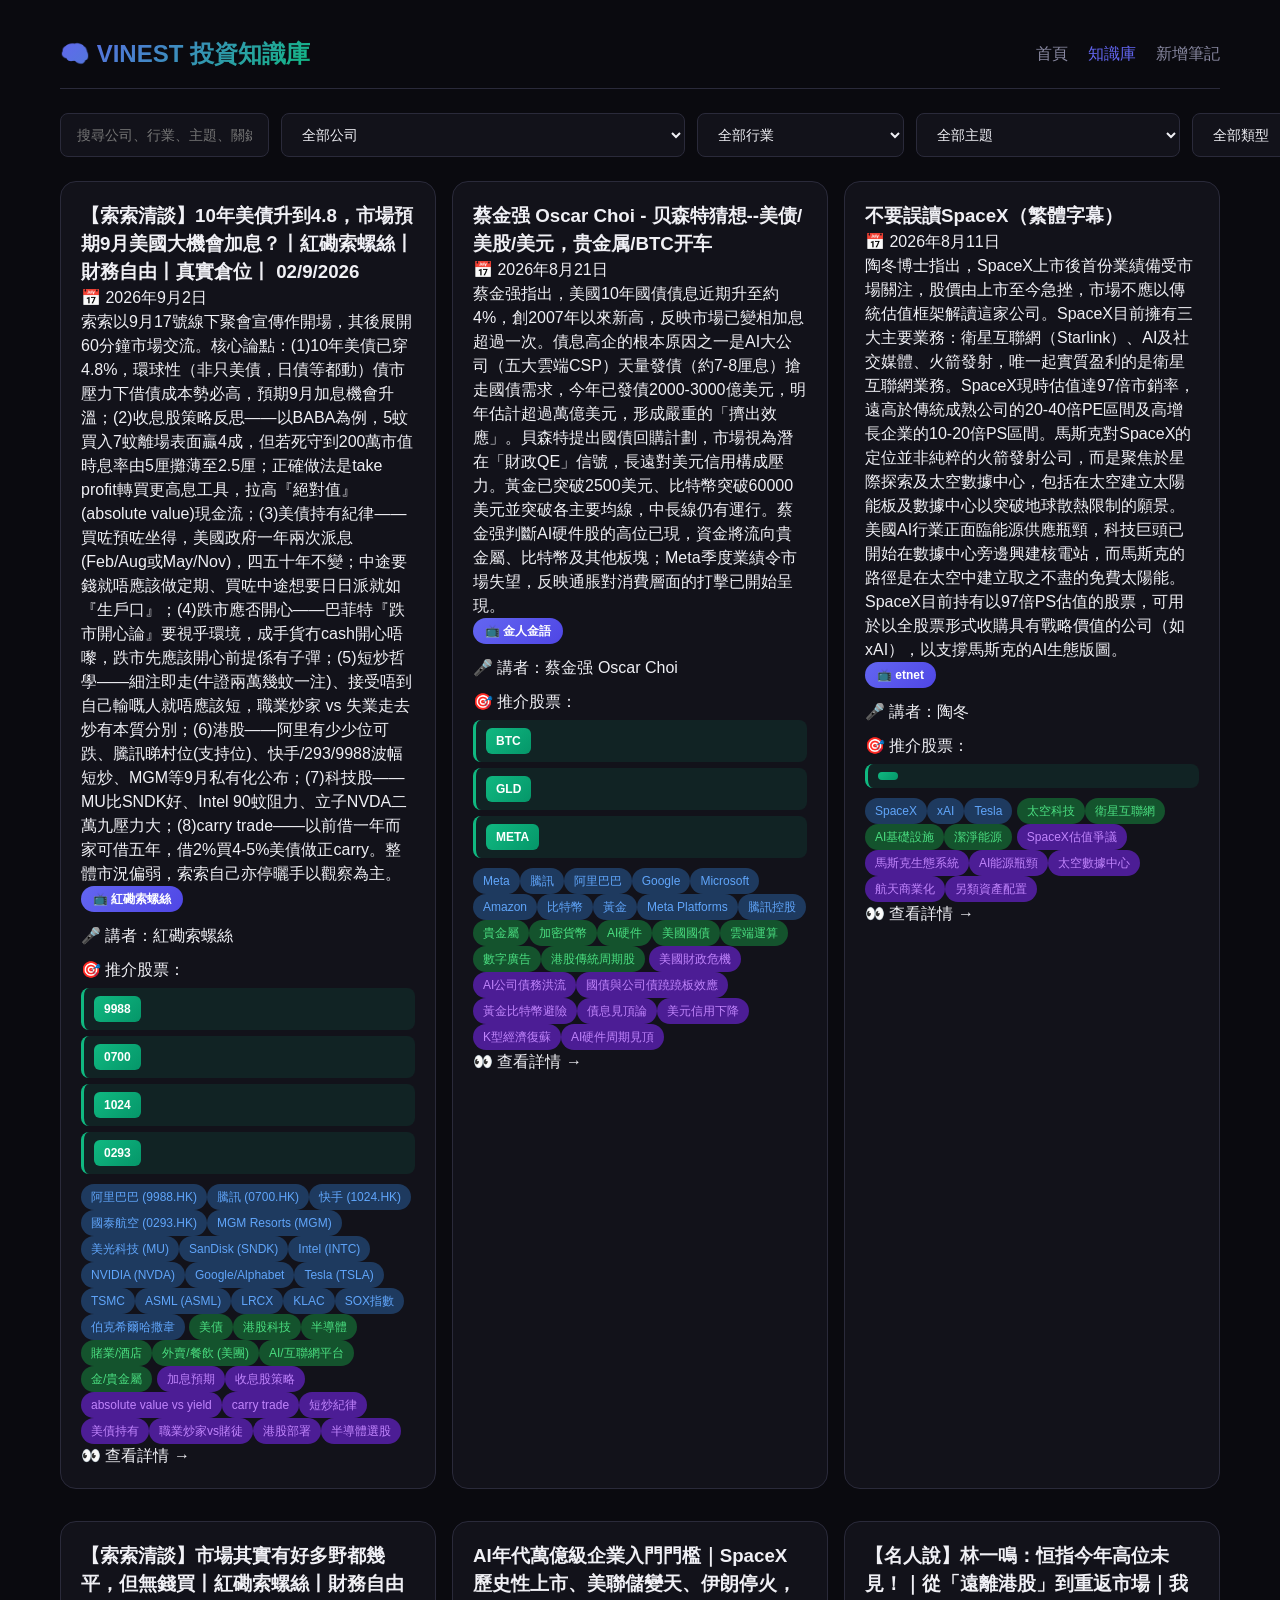
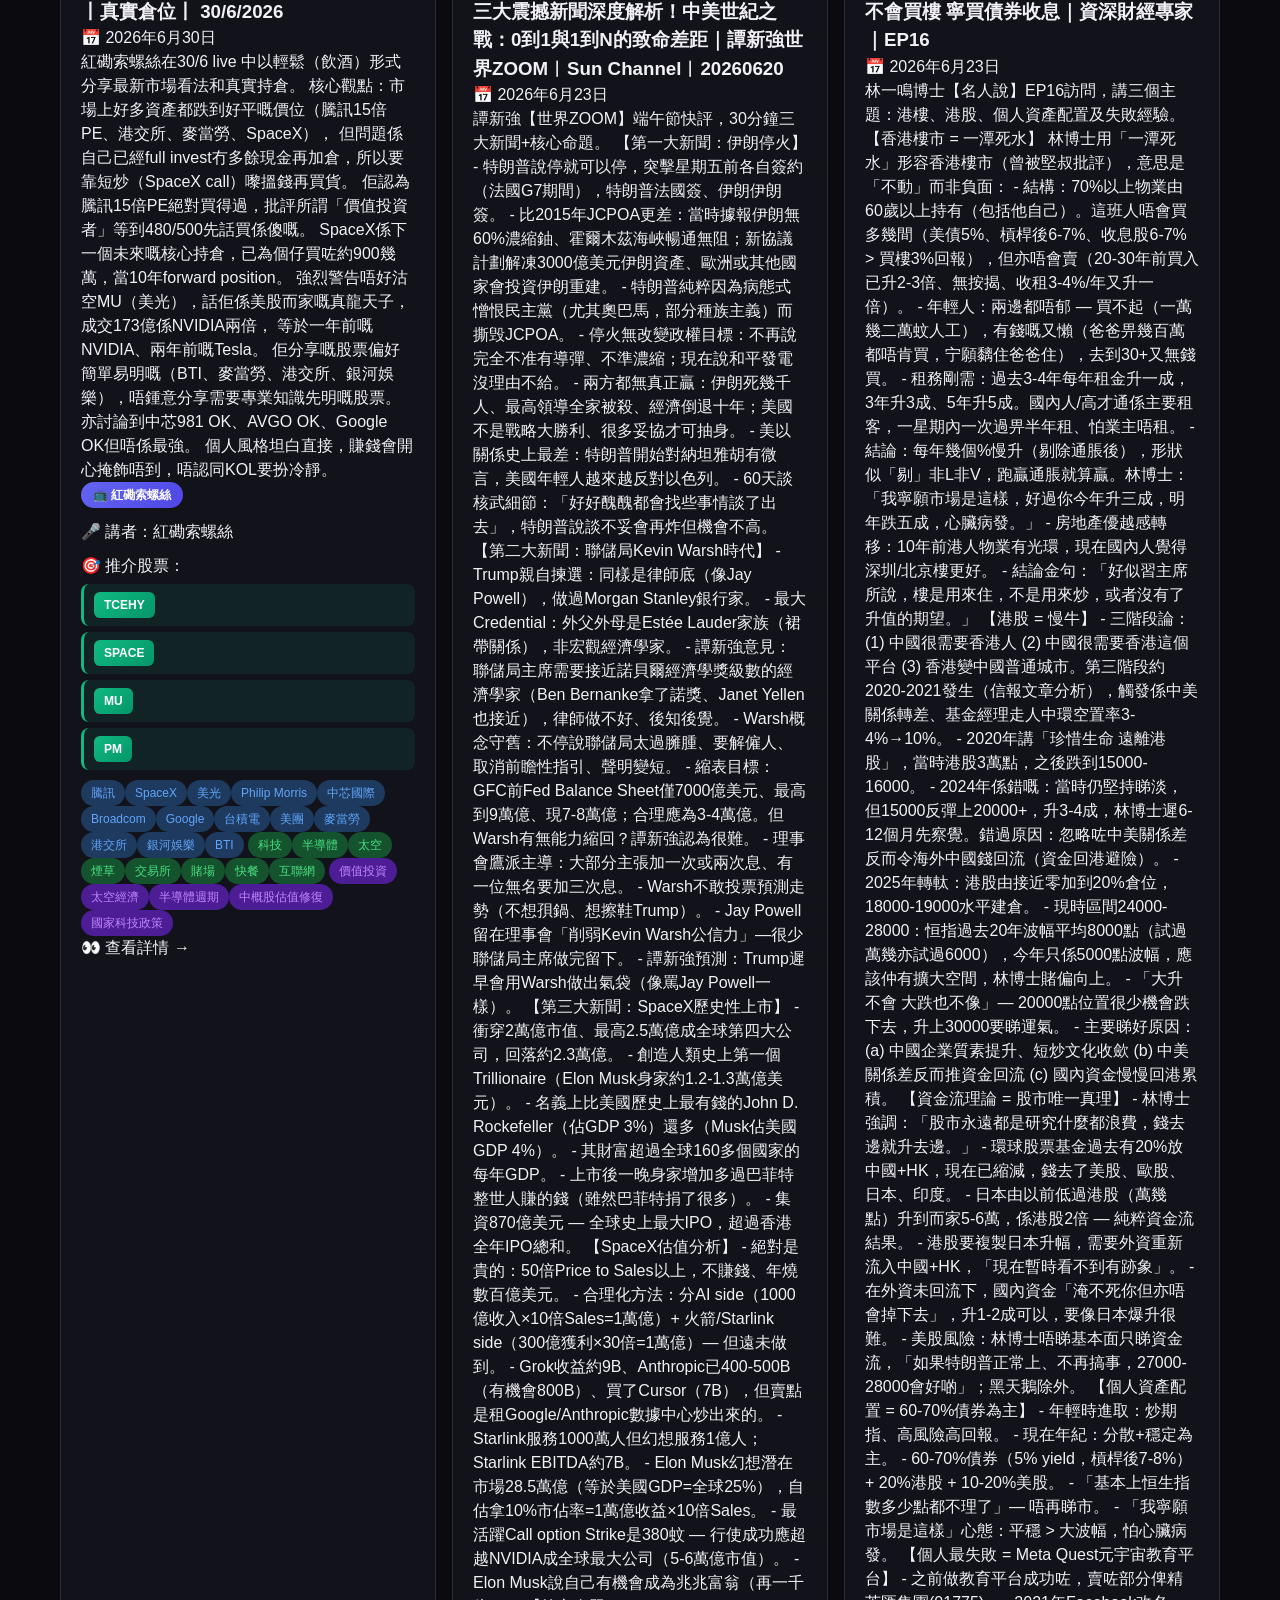
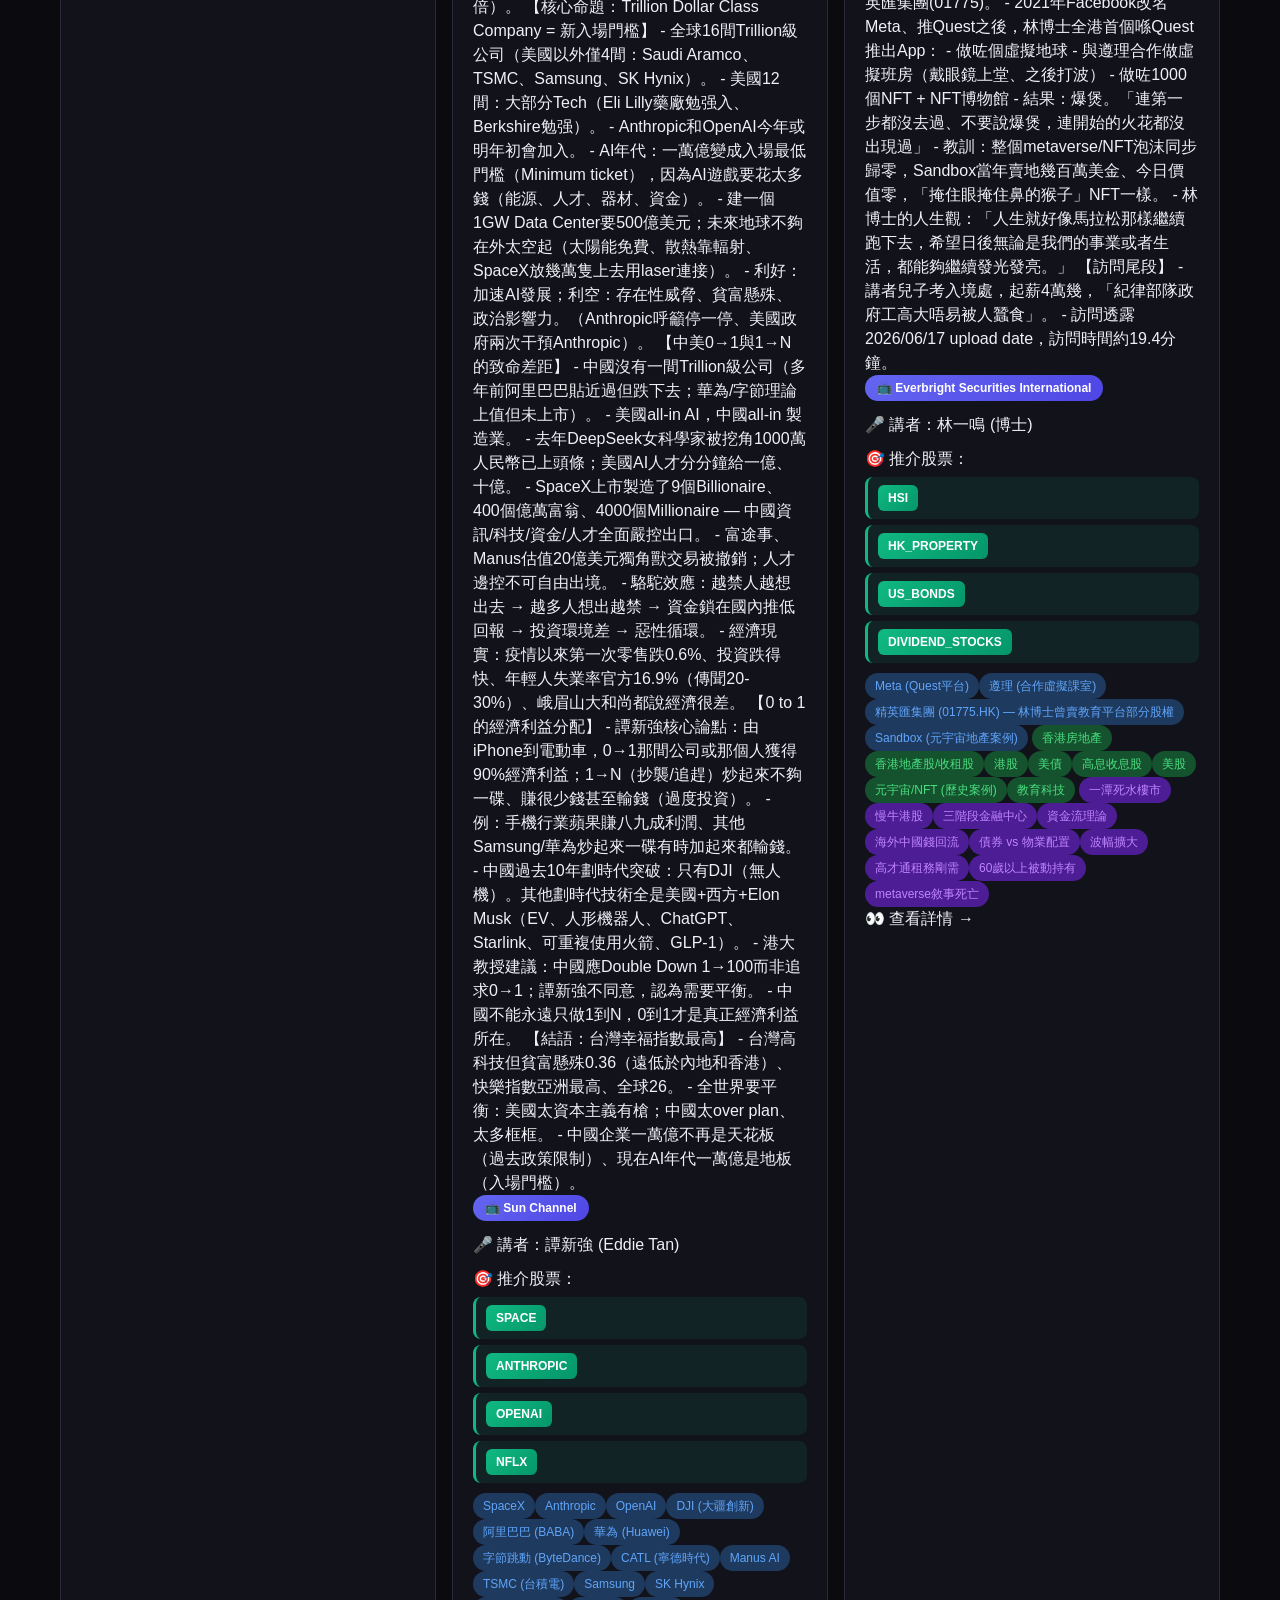
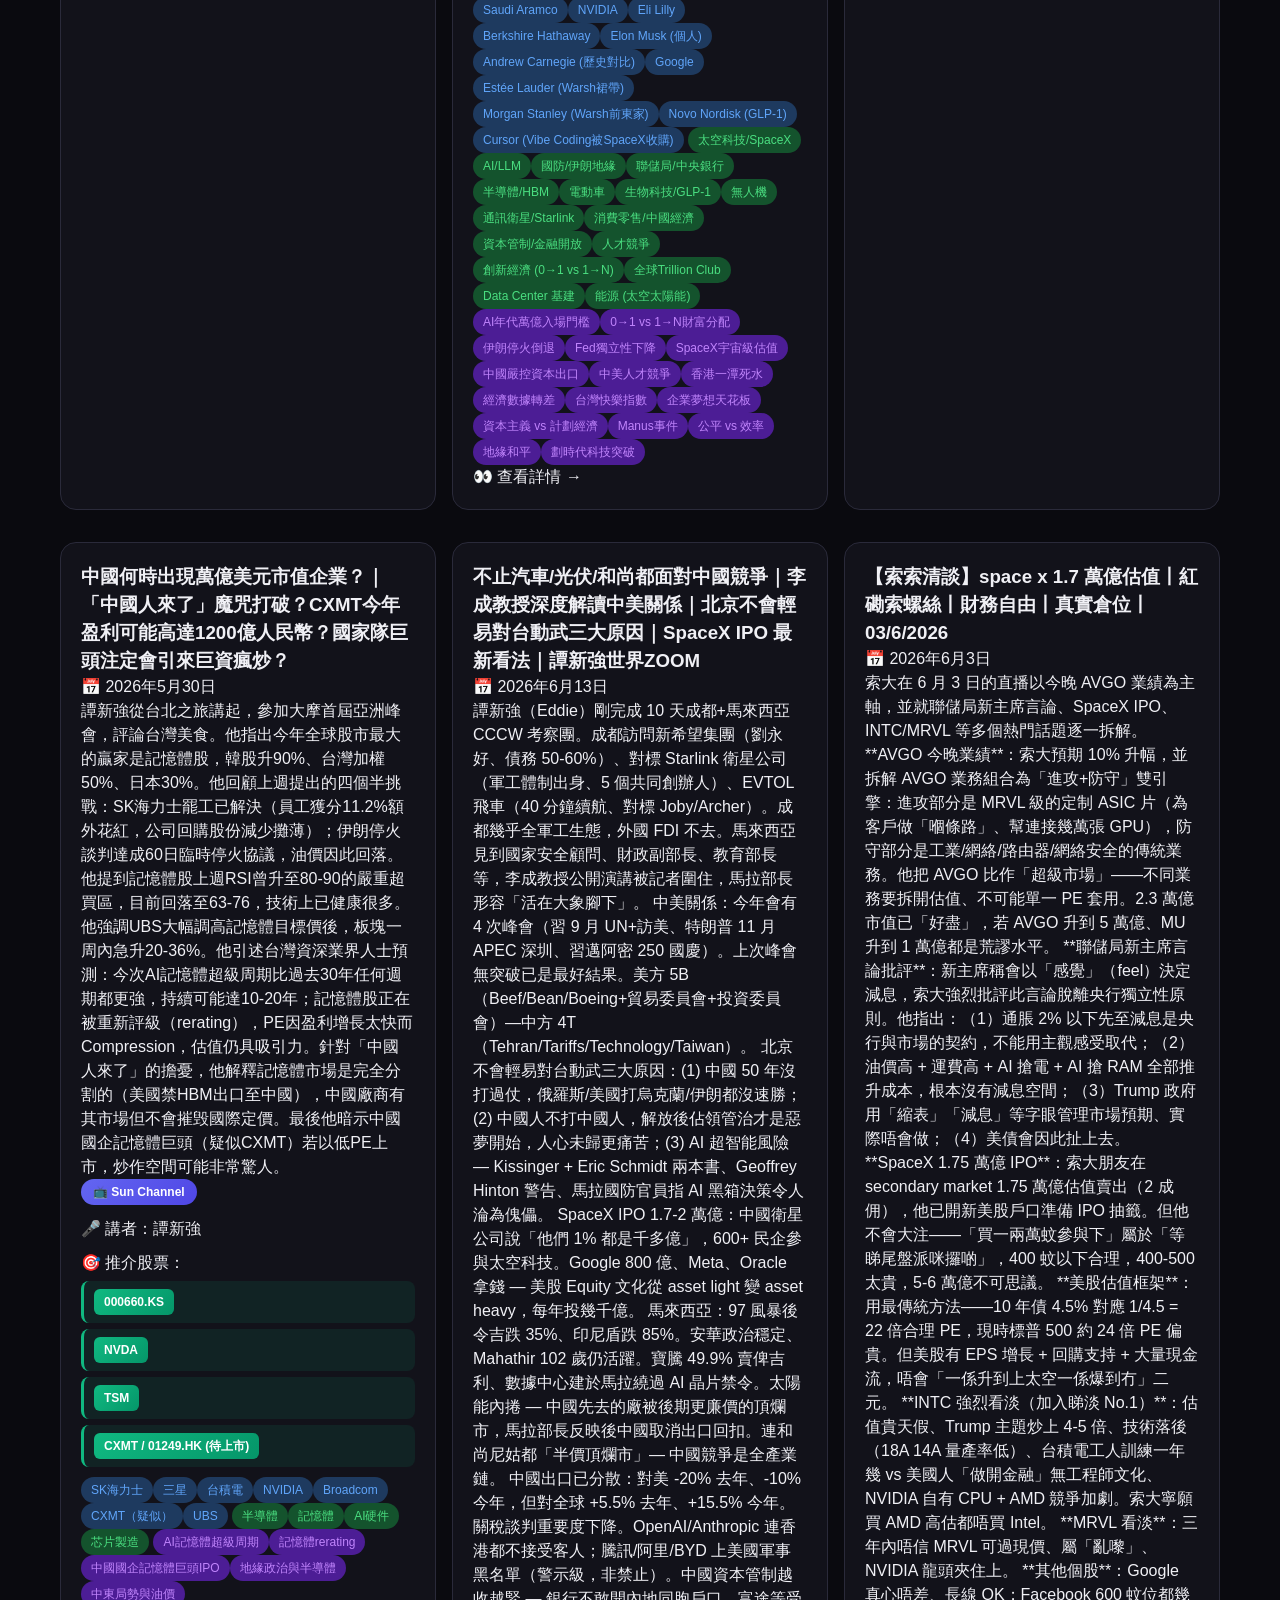
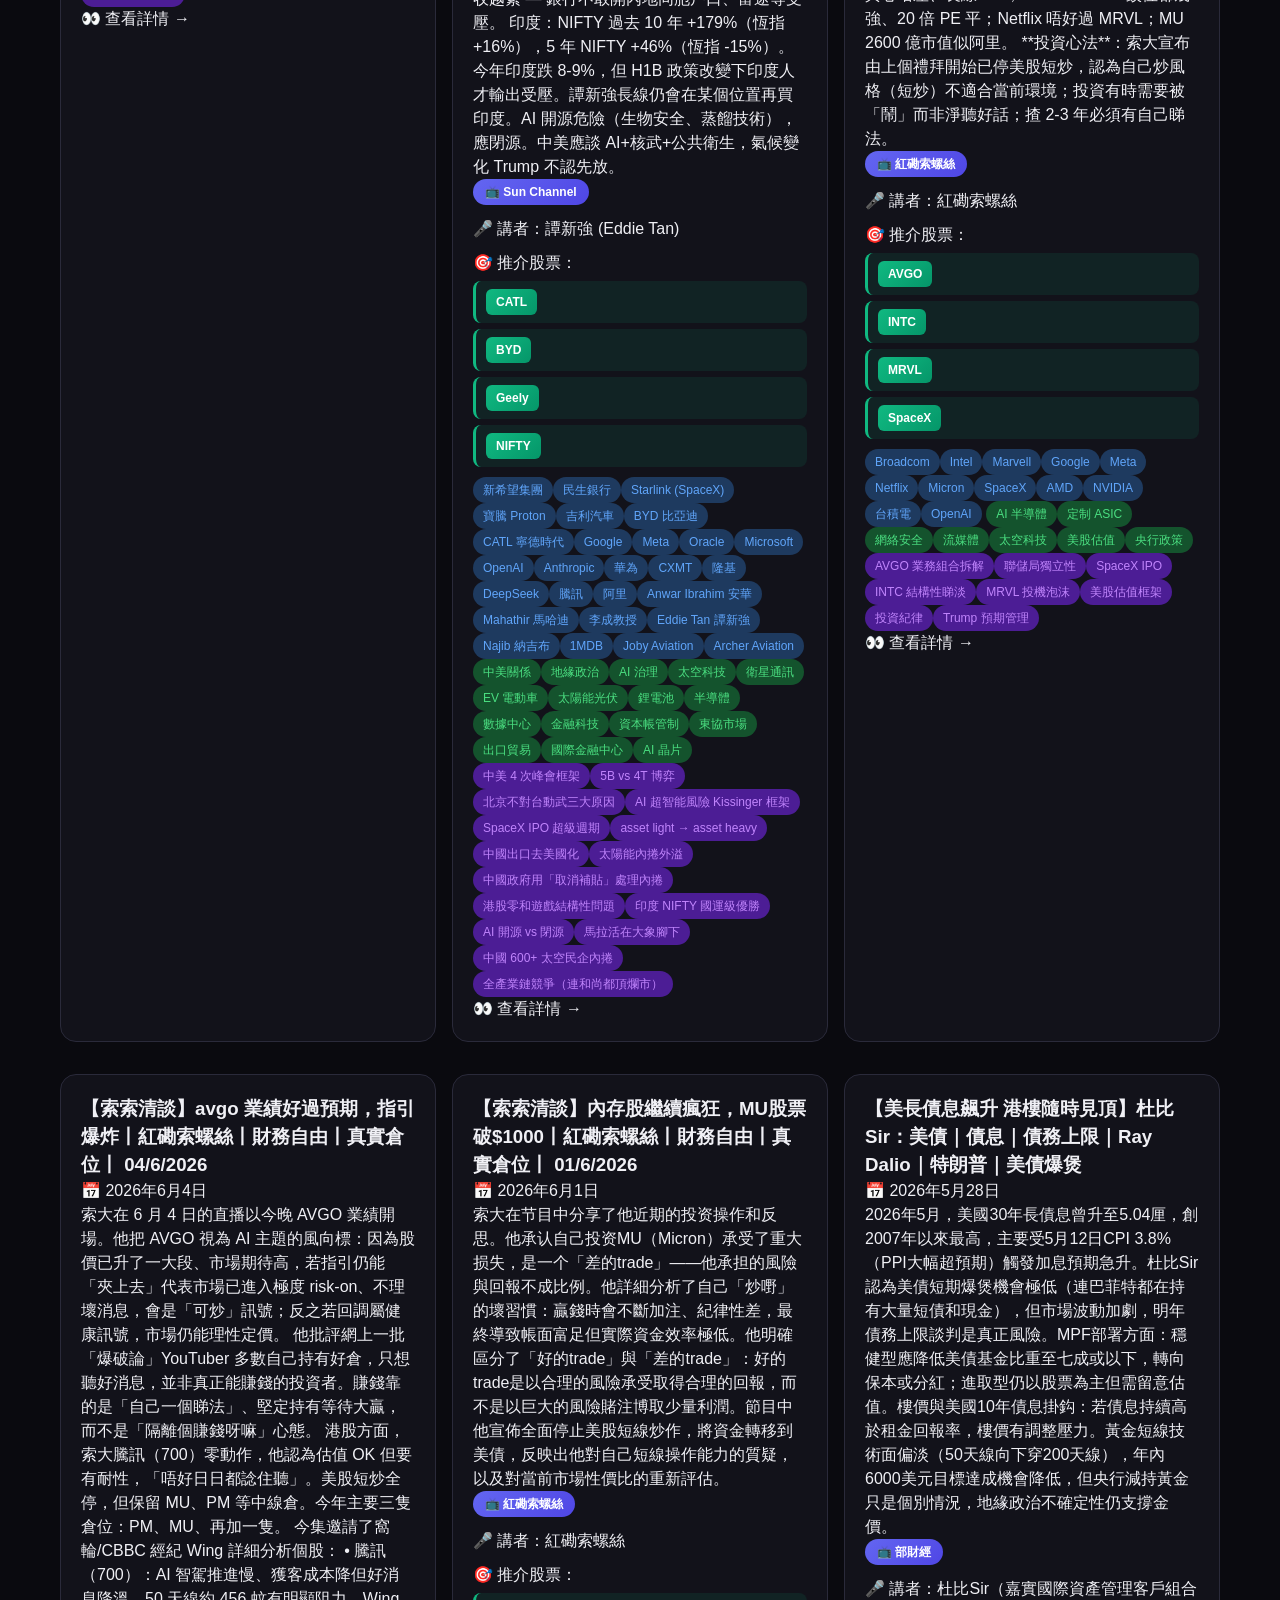
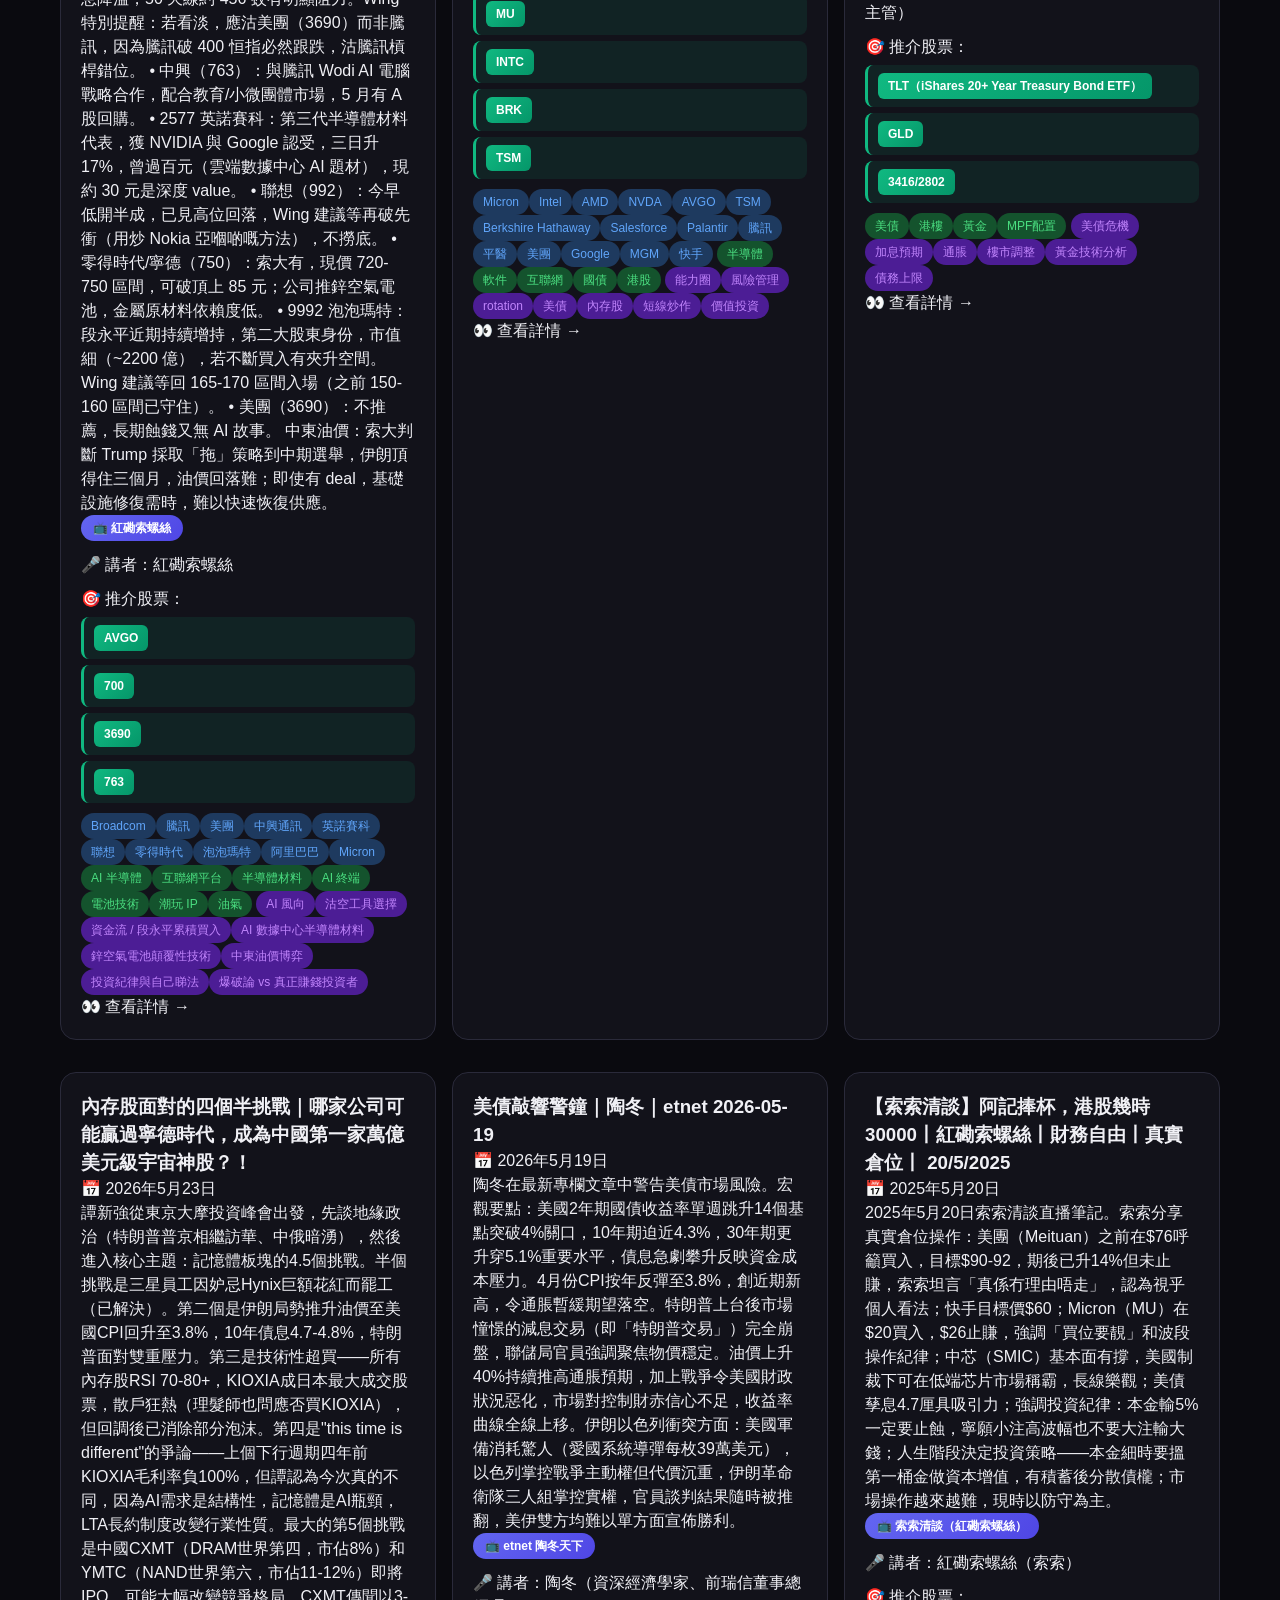
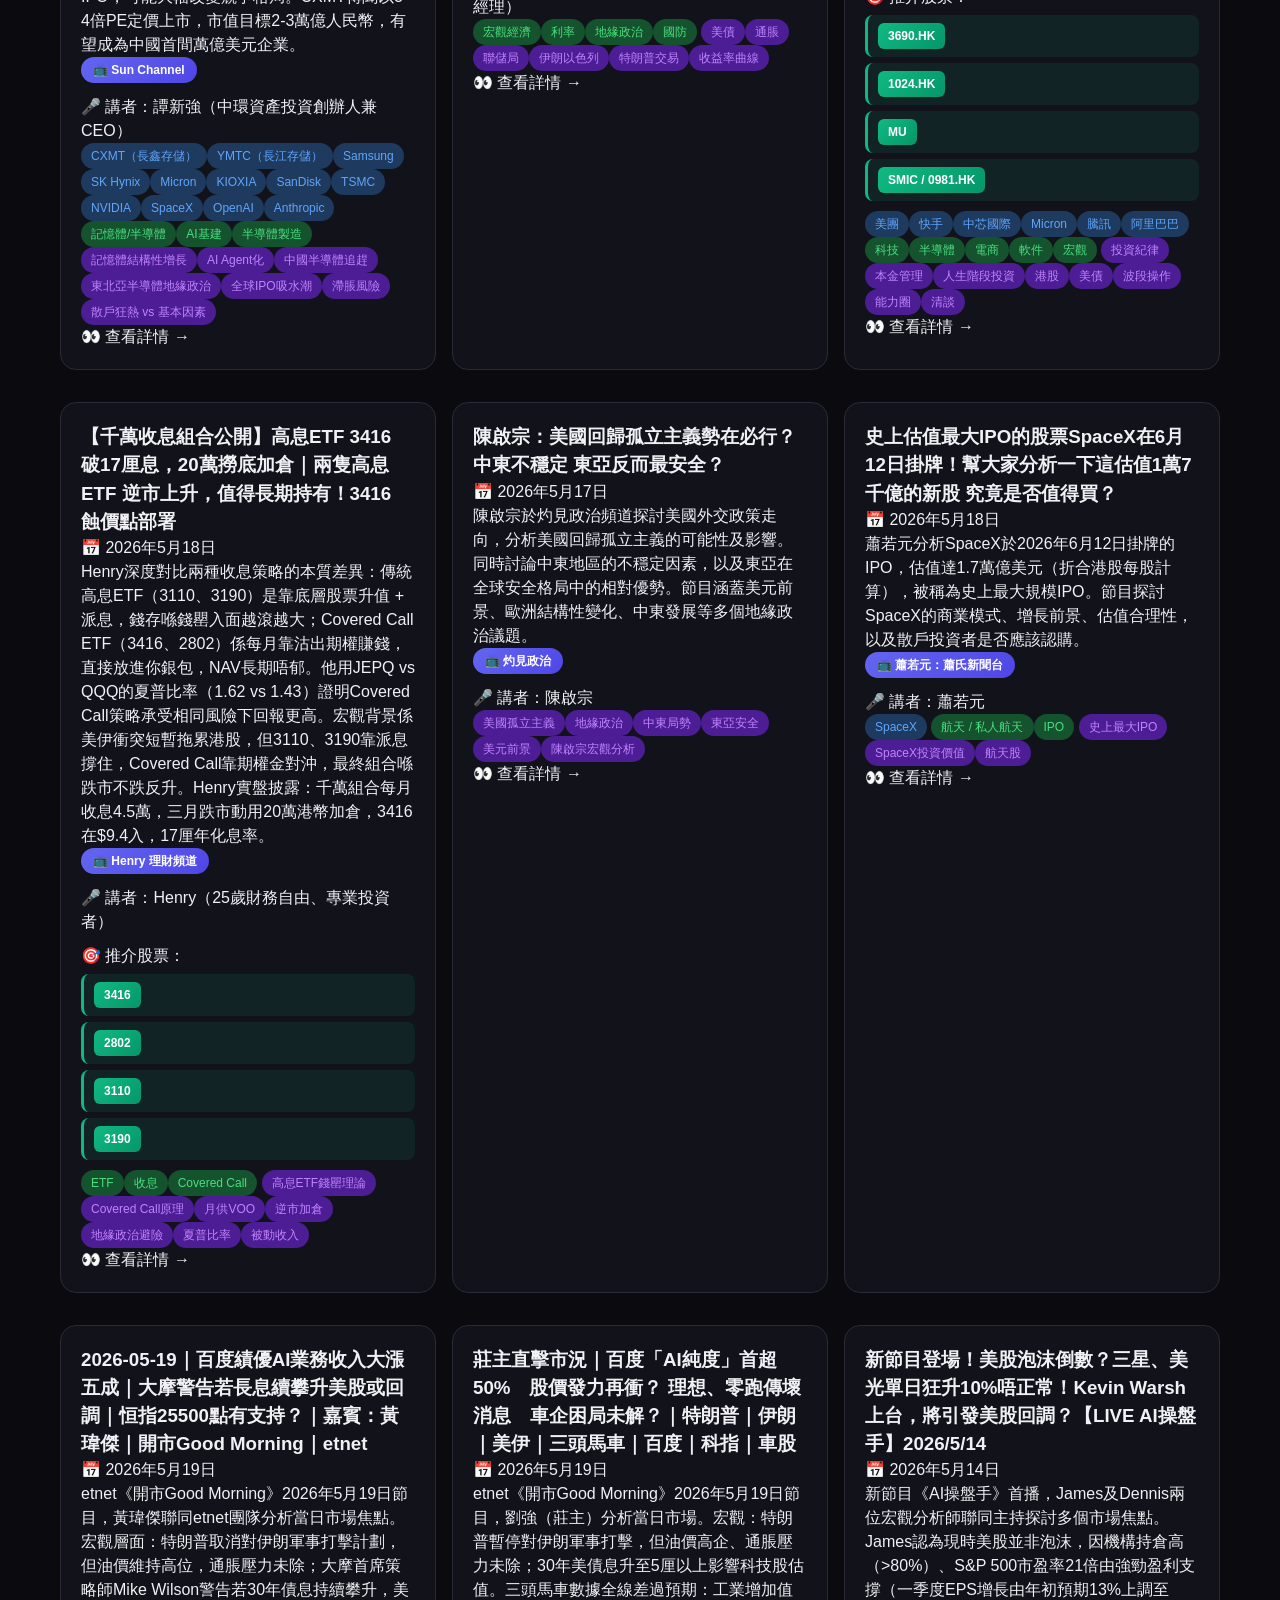
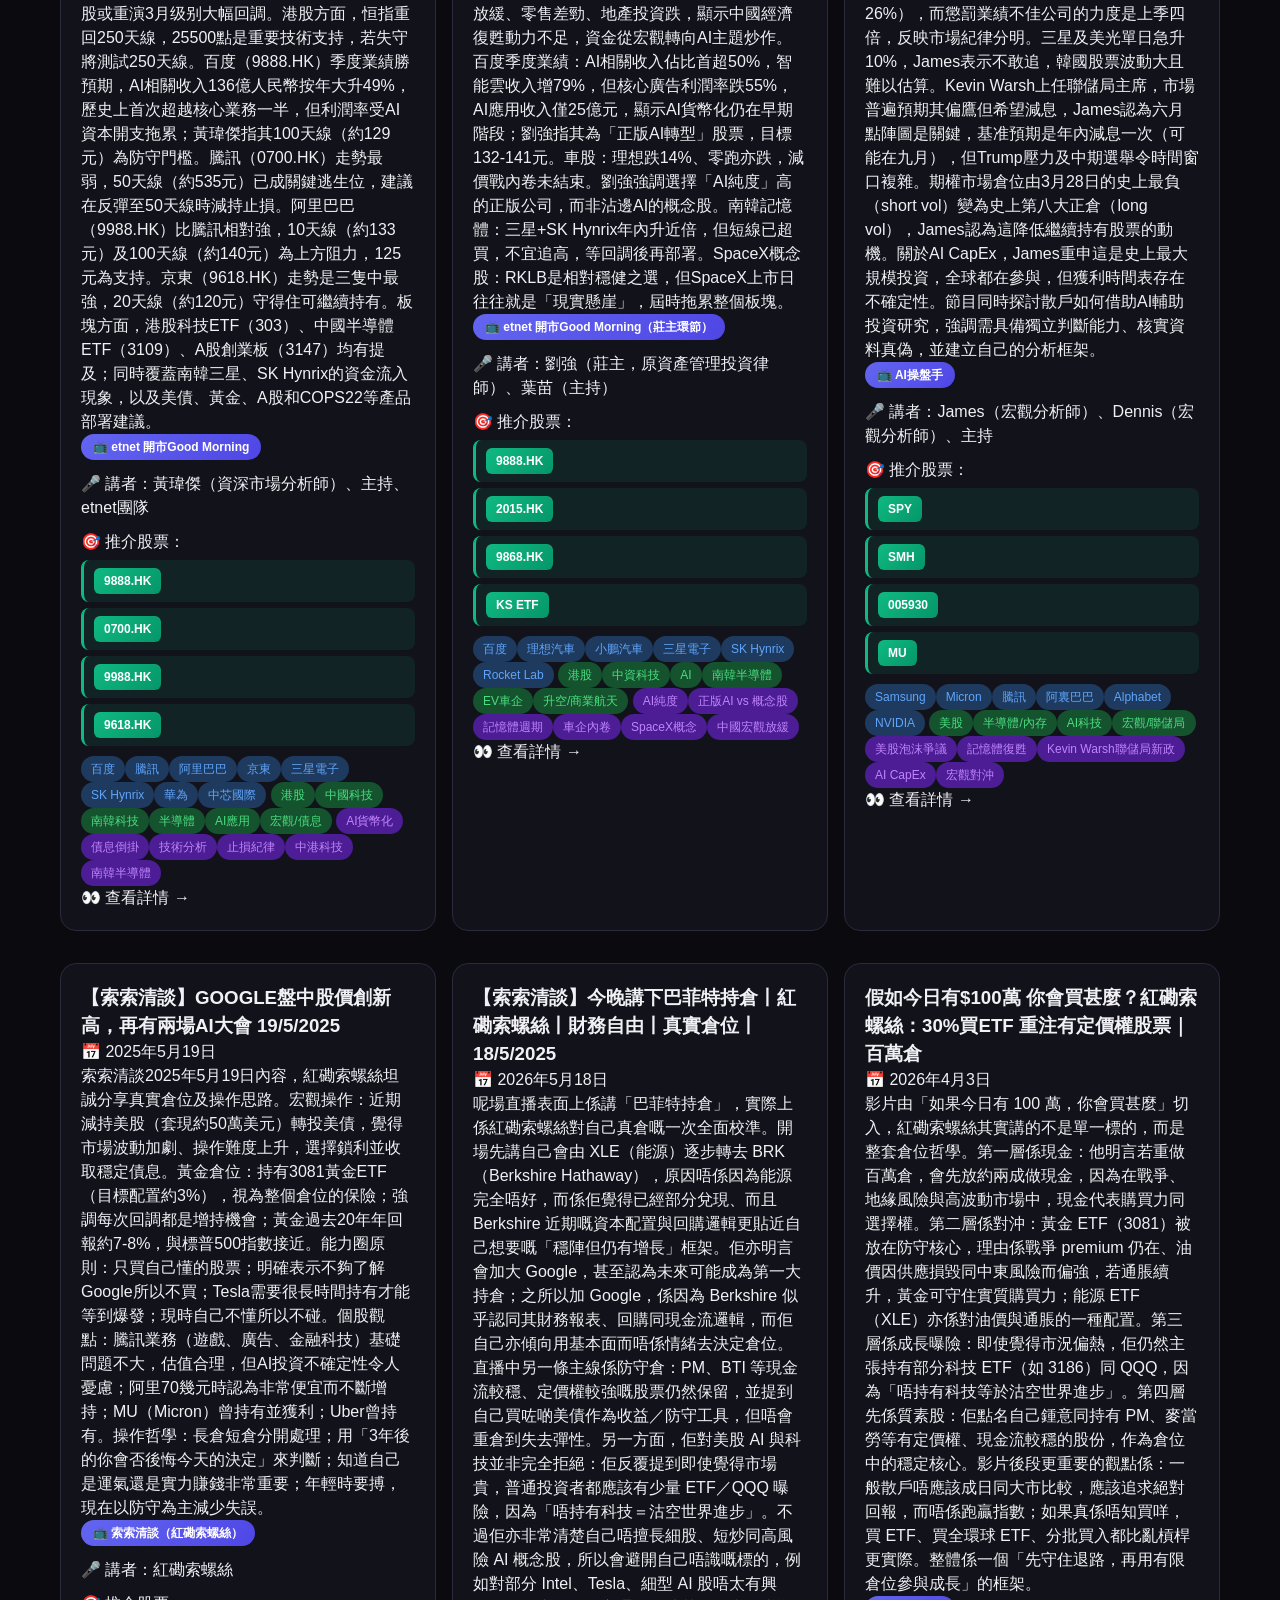
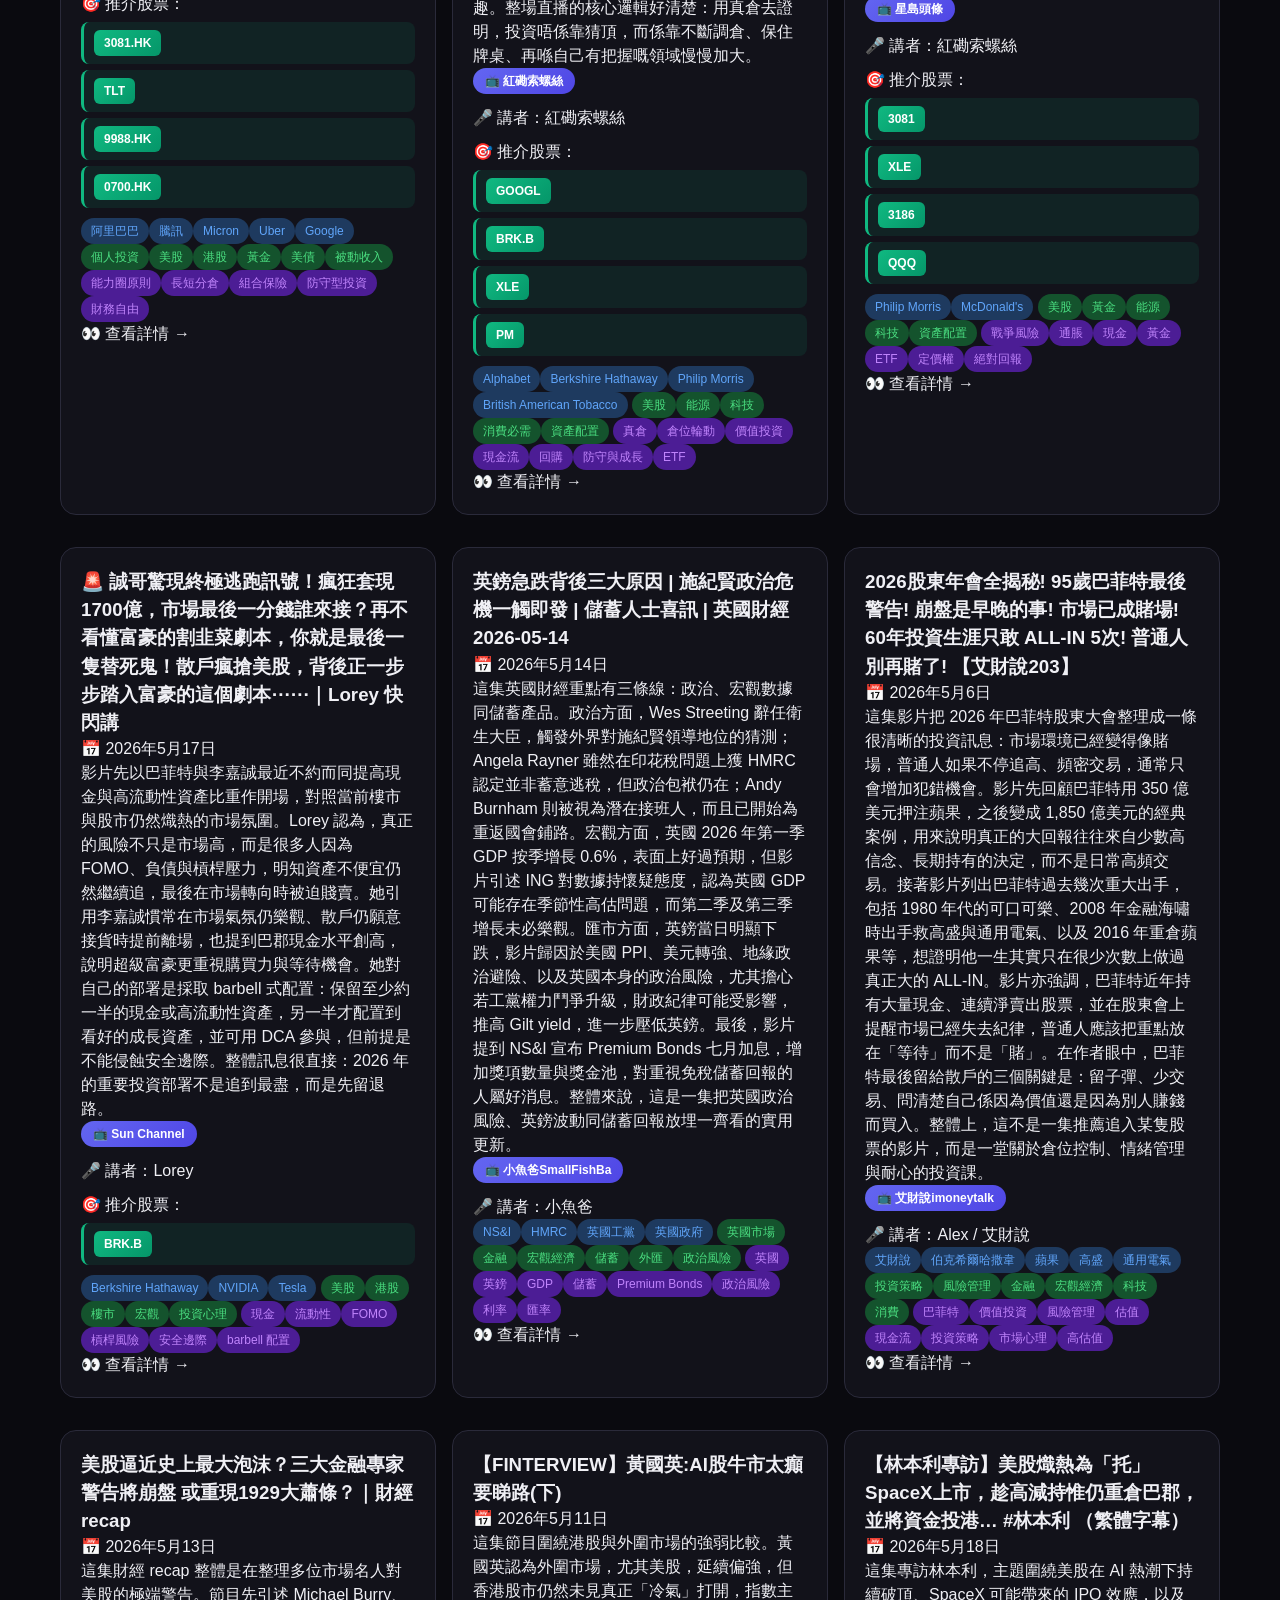
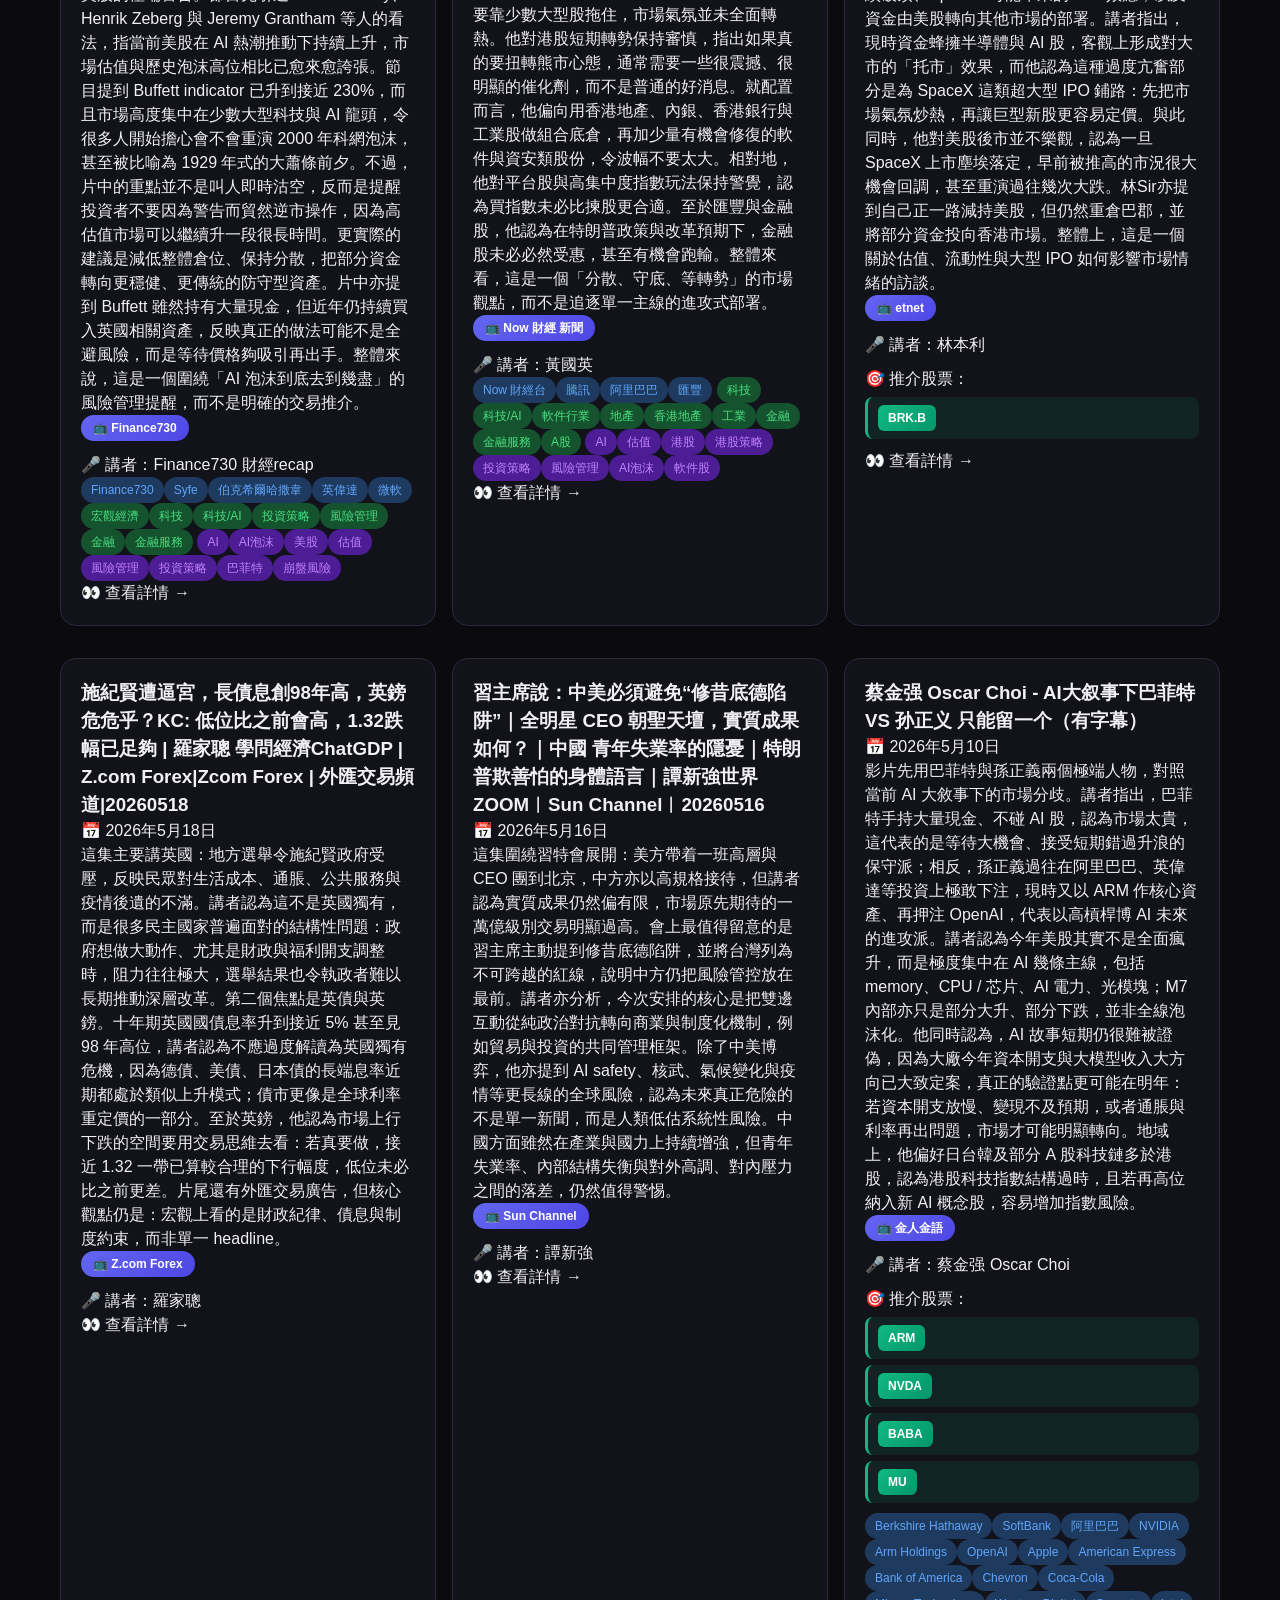
<file: library.html>
<!DOCTYPE html>
<html lang="zh-HK">
<head>
  <meta charset="UTF-8">
  <meta name="viewport" content="width=device-width, initial-scale=1.0">
  <title>知識庫 - VINEST</title>
  <link rel="stylesheet" href="styles.css?v=21">
</head>
<body>
  <div class="container">
    <header>
      <h1><a href="index.html">🧠 VINEST 投資知識庫</a></h1>
      <nav>
        <a href="index.html">首頁</a>
        <a href="library.html" class="active">知識庫</a>
        <a href="#" onclick="openAddModal()">新增筆記</a>
      </nav>
    </header>

    <div class="search-bar">
      <input type="text" id="searchInput" placeholder="搜尋公司、行業、主題、關鍵詞..." oninput="handleSearch()">
      <select id="companyFilter" onchange="handleSearch()">
        <option value="">全部公司</option>
      </select>
      <select id="sectorFilter" onchange="handleSearch()">
        <option value="">全部行業</option>
      </select>
      <select id="themeFilter" onchange="handleSearch()">
        <option value="">全部主題</option>
      </select>
      <select id="typeFilter" onchange="handleSearch()">
        <option value="">全部類型</option>
        <option value="youtube">YouTube</option>
        <option value="pdf">PDF</option>
        <option value="report">報告</option>
        <option value="note">筆記</option>
      </select>
      <select id="sortFilter" onchange="handleSearch()">
        <option value="date">最新日期</option>
        <option value="updated">最近更新</option>
      </select>
    </div>

    <div class="section">
      <div class="card-grid" id="entriesGrid"></div>
    </div>
  </div>

  <div class="modal-overlay" id="addModal">
    <div class="modal">
      <h2>➕ 新增知識筆記</h2>
      <form id="addForm" onsubmit="handleAdd(event)">
        <div class="form-group">
          <label>標題 *</label>
          <input type="text" name="title" required>
        </div>
        <div class="form-group">
          <label>來源名稱</label>
          <input type="text" name="source_name" placeholder="例如：YouTube 頻道名">
        </div>
        <div class="form-group">
          <label>來源 URL</label>
          <input type="url" name="source_url" placeholder="https://...">
        </div>
        <div class="form-group">
          <label>來源類型</label>
          <select name="source_type">
            <option value="youtube">YouTube</option>
            <option value="note">筆記</option>
            <option value="report">報告</option>
            <option value="pdf">PDF</option>
          </select>
        </div>
        <div class="form-group">
          <label>日期</label>
          <input type="date" name="date" id="dateInput">
        </div>
        <div class="form-group">
          <label>簡短摘要 (140字以內)</label>
          <textarea name="summary_short" rows="2"></textarea>
        </div>
        <div class="form-group">
          <label>詳細摘要</label>
          <textarea name="summary_long" rows="4"></textarea>
        </div>
        <div class="form-group">
          <label>公司 (逗號分隔)</label>
          <input type="text" name="companies" placeholder="Tesla, NVIDIA">
        </div>
        <div class="form-group">
          <label>行業 (逗號分隔)</label>
          <input type="text" name="sectors" placeholder="科技, 半導體">
        </div>
        <div class="form-group">
          <label>主題 (逗號分隔)</label>
          <input type="text" name="themes" placeholder="AI, 估值">
        </div>
        <div class="form-group">
          <label>看好論點 (每行一點)</label>
          <textarea name="bull_points" rows="3"></textarea>
        </div>
        <div class="form-group">
          <label>看淡論點 (每行一點)</label>
          <textarea name="bear_points" rows="3"></textarea>
        </div>
        <div class="form-group">
          <label>催化劑 (每行一點)</label>
          <textarea name="catalysts" rows="2"></textarea>
        </div>
        <div class="form-group">
          <label>風險 (每行一點)</label>
          <textarea name="risks" rows="2"></textarea>
        </div>
        <div class="form-group">
          <label>個人備註</label>
          <textarea name="notes" rows="2"></textarea>
        </div>
        <div class="modal-actions">
          <button type="button" class="btn btn-secondary" onclick="closeAddModal()">取消</button>
          <button type="submit" class="btn">儲存</button>
        </div>
      </form>
    </div>
  </div>

  <script src="app.v22.js"></script>
  <script>
    document.getElementById('dateInput').value = new Date().toISOString().split('T')[0];

    async function init() {
      const data = await loadData();
      const params = getParams();

      // Populate filters
      const companies = [...new Set(data.entries.flatMap(e => e.companies || []))].sort();
      const sectors = [...new Set(data.entries.flatMap(e => e.sectors || []))].sort();
      const themes = [...new Set(data.entries.flatMap(e => e.themes || []))].sort();

      document.getElementById('companyFilter').innerHTML = '<option value="">全部公司</option>' + 
        companies.map(c => `<option value="${esc(c)}">${esc(c)}</option>`).join('');
      document.getElementById('sectorFilter').innerHTML = '<option value="">全部行業</option>' + 
        sectors.map(s => `<option value="${esc(s)}">${esc(s)}</option>`).join('');
      document.getElementById('themeFilter').innerHTML = '<option value="">全部主題</option>' + 
        themes.map(t => `<option value="${esc(t)}">${esc(t)}</option>`).join('');

      // Set filter values from URL
      if (params.search) document.getElementById('searchInput').value = params.search;
      if (params.company) document.getElementById('companyFilter').value = params.company;
      if (params.sector) document.getElementById('sectorFilter').value = params.sector;
      if (params.theme) document.getElementById('themeFilter').value = params.theme;
      if (params.type) document.getElementById('typeFilter').value = params.type;

      renderEntries();
    }

    async function renderEntries() {
      const data = await loadData(); // cached
      const params = getParams();
      
      let entries = data.entries || [];
      
      // Apply filters
      if (params.search) {
        entries = searchEntries(entries, params.search);
      }
      entries = filterEntries(entries, {
        company: document.getElementById('companyFilter').value,
        sector: document.getElementById('sectorFilter').value,
        theme: document.getElementById('themeFilter').value,
        source: new URLSearchParams(window.location.search).get('type') || ''
      });
      entries = sortEntries(entries, document.getElementById('sortFilter').value);

      const grid = document.getElementById('entriesGrid');
      if (entries.length === 0) {
        grid.innerHTML = '<div class="empty-state">暫無筆記</div>';
      } else {
        grid.innerHTML = entries.map(e => VINEST.entryCardHTML(e)).join('');
      }
    }

    function handleSearch() {
      const q = document.getElementById('searchInput').value;
      const company = document.getElementById('companyFilter').value;
      const sector = document.getElementById('sectorFilter').value;
      const theme = document.getElementById('themeFilter').value;
      const type = document.getElementById('typeFilter').value;
      const sort = document.getElementById('sortFilter').value;
      
      const url = new URL(window.location.href);
      url.searchParams.set('q', q);
      // Always set filters (empty string removes param)
      url.searchParams.set('company', company);
      url.searchParams.set('sector', sector);
      url.searchParams.set('theme', theme);
      url.searchParams.set('type', type);
      url.searchParams.set('sort', sort);
      window.location.href = url.toString();
    }

    function openAddModal() {
      document.getElementById('addModal').classList.add('active');
    }
    function closeAddModal() {
      document.getElementById('addModal').classList.remove('active');
    }

    async function handleAdd(e) {
      e.preventDefault();
      const form = e.target;
      const formData = new FormData(form);
      
      const entry = {
        id: 'ent-' + Date.now(),
        title: formData.get('title'),
        source_name: formData.get('source_name'),
        source_url: formData.get('source_url'),
        source_type: formData.get('source_type'),
        date: formData.get('date'),
        summary_short: formData.get('summary_short'),
        summary_long: formData.get('summary_long'),
        companies: formData.get('companies') ? formData.get('companies').split(',').map(s => s.trim()).filter(Boolean) : [],
        sectors: formData.get('sectors') ? formData.get('sectors').split(',').map(s => s.trim()).filter(Boolean) : [],
        themes: formData.get('themes') ? formData.get('themes').split(',').map(s => s.trim()).filter(Boolean) : [],
        bull_points: formData.get('bull_points') ? formData.get('bull_points').split('\n').map(s => s.trim()).filter(Boolean) : [],
        bear_points: formData.get('bear_points') ? formData.get('bear_points').split('\n').map(s => s.trim()).filter(Boolean) : [],
        catalysts: formData.get('catalysts') ? formData.get('catalysts').split('\n').map(s => s.trim()).filter(Boolean) : [],
        risks: formData.get('risks') ? formData.get('risks').split('\n').map(s => s.trim()).filter(Boolean) : [],
        notes: formData.get('notes'),
        created_at: new Date().toISOString(),
        updated_at: new Date().toISOString()
      };

      const key = 'vinest-kb-entries';
      const existing = JSON.parse(localStorage.getItem(key) || '[]');
      existing.unshift(entry);
      localStorage.setItem(key, JSON.stringify(existing));

      closeAddModal();
      alert('已儲存！');
      window.location.reload();
    }

    init();
  </script>
</body>
</html>
</file>
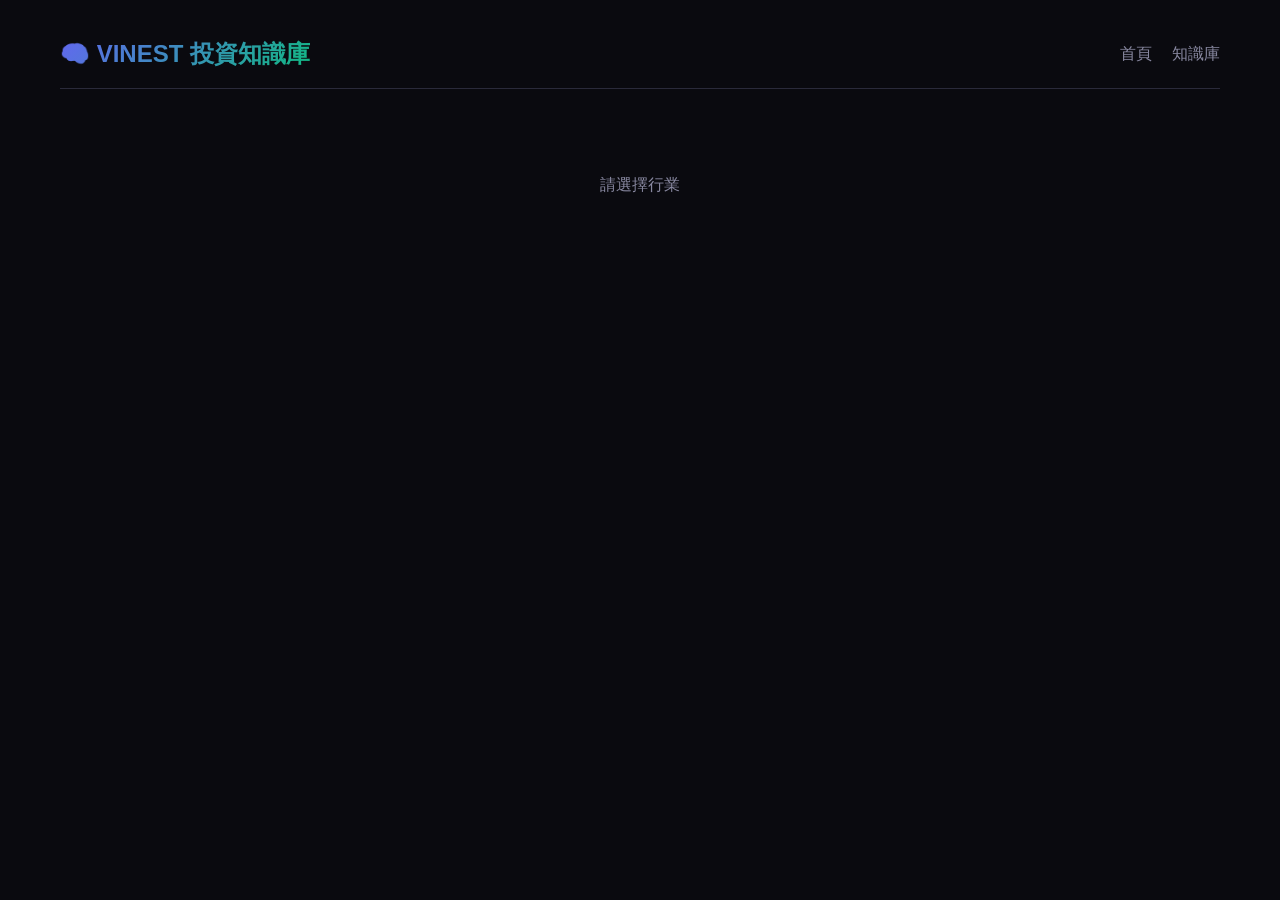
<file: sector.html>
<!DOCTYPE html>
<html lang="zh-HK">
<head>
  <meta charset="UTF-8">
  <meta name="viewport" content="width=device-width, initial-scale=1.0">
  <title>行業詳情 - VINEST</title>
  <link rel="stylesheet" href="styles.css?v=11">
</head>
<body>
  <div class="container">
    <header>
      <h1><a href="index.html">🧠 VINEST 投資知識庫</a></h1>
      <nav>
        <a href="index.html">首頁</a>
        <a href="library.html">知識庫</a>
      </nav>
    </header>
    <div id="content"><div class="empty-state">載入中...</div></div>
  </div>
  <script src="app.v22.js"></script>
  <script>
    async function init() {
      const data = await loadData();
      const params = getParams();
      const sectorName = params.sector;
      if (!sectorName) { document.getElementById('content').innerHTML = '<div class="empty-state">請選擇行業</div>'; return; }

      const entries = data.entries.filter(e => (e.sectors||[]).some(s => s.toLowerCase() === sectorName.toLowerCase()));
      if (!entries.length) { document.getElementById('content').innerHTML = `<div class="empty-state">暫無關於 ${esc(sectorName)} 既筆記</div>`; return; }

      const allCompanies = [...new Set(entries.flatMap(e => e.companies || []))];
      const allBull = [...new Set(entries.flatMap(e => e.bull_points || []))];
      const allBear = [...new Set(entries.flatMap(e => e.bear_points || []))];
      const allThemes = [...new Set(entries.flatMap(e => e.themes || []))];

      document.getElementById('content').innerHTML = `
        <div class="detail-header">
          <h1>📊 ${esc(sectorName)}</h1>
          <div class="meta"><span>📊 ${entries.length} 條相關筆記</span></div>
        </div>
        <div class="detail-section">
          <h3>🏢 相關公司</h3>
          <div class="tags-display">${allCompanies.map(c => `<span class="tag company" onclick="window.location.href='company.html?company=${encodeURIComponent(c)}'">${esc(c)}</span>`).join('')}</div>
        </div>
        <div class="detail-section">
          <h3>🎯 相關主題</h3>
          <div class="tags-display">${allThemes.map(t => `<span class="tag theme" onclick="window.location.href='theme.html?theme=${encodeURIComponent(t)}'">${esc(t)}</span>`).join('')}</div>
        </div>
        <div class="points-grid">
          ${allBull.length ? `<div class="point-card bull"><h4>✅ 看好論點</h4><ul>${allBull.map(p => `<li>${esc(p)}</li>`).join('')}</ul></div>` : ''}
          ${allBear.length ? `<div class="point-card bear"><h4>❌ 看淡論點</h4><ul>${allBear.map(p => `<li>${esc(p)}</li>`).join('')}</ul></div>` : ''}
        </div>
        <div class="related-section">
          <h3>📝 相關筆記</h3>
          <div class="card-grid">${entries.map(e => VINEST.entryCardHTML(e)).join('')}</div>
        </div>
      `;
    }
    init();
  </script>
</body>
</html>
</file>
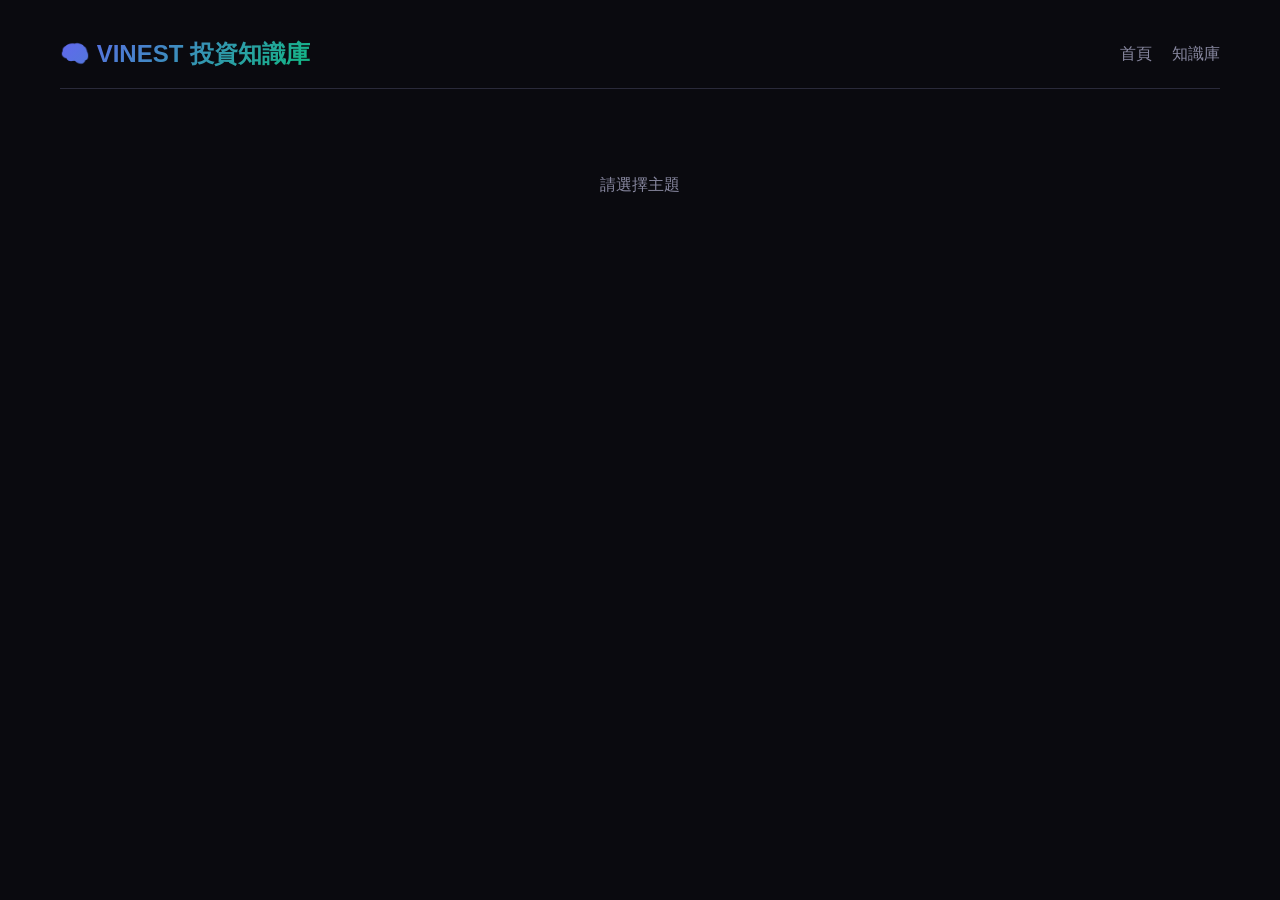
<file: theme.html>
<!DOCTYPE html>
<html lang="zh-HK">
<head>
  <meta charset="UTF-8">
  <meta name="viewport" content="width=device-width, initial-scale=1.0">
  <title>主題詳情 - VINEST</title>
  <link rel="stylesheet" href="styles.css?v=11">
</head>
<body>
  <div class="container">
    <header>
      <h1><a href="index.html">🧠 VINEST 投資知識庫</a></h1>
      <nav>
        <a href="index.html">首頁</a>
        <a href="library.html">知識庫</a>
      </nav>
    </header>
    <div id="content"><div class="empty-state">載入中...</div></div>
  </div>
  <script src="app.v22.js"></script>
  <script>
    async function init() {
      const data = await loadData();
      const params = getParams();
      const themeName = params.theme;
      if (!themeName) { document.getElementById('content').innerHTML = '<div class="empty-state">請選擇主題</div>'; return; }

      const entries = data.entries.filter(e => (e.themes||[]).some(t => t.toLowerCase() === themeName.toLowerCase()));
      if (!entries.length) { document.getElementById('content').innerHTML = `<div class="empty-state">暫無關於 ${esc(themeName)} 既筆記</div>`; return; }

      const allCompanies = [...new Set(entries.flatMap(e => e.companies || []))];
      const allSectors = [...new Set(entries.flatMap(e => e.sectors || []))];
      const allBull = [...new Set(entries.flatMap(e => e.bull_points || []))];
      const allBear = [...new Set(entries.flatMap(e => e.bear_points || []))];

      document.getElementById('content').innerHTML = `
        <div class="detail-header">
          <h1>🎯 ${esc(themeName)}</h1>
          <div class="meta"><span>📝 ${entries.length} 條相關筆記</span></div>
        </div>
        <div class="detail-section">
          <h3>🏢 相關公司</h3>
          <div class="tags-display">${allCompanies.map(c => `<span class="tag company" onclick="window.location.href='company.html?company=${encodeURIComponent(c)}'">${esc(c)}</span>`).join('')}</div>
        </div>
        <div class="detail-section">
          <h3>📊 相關行業</h3>
          <div class="tags-display">${allSectors.map(s => `<span class="tag sector" onclick="window.location.href='sector.html?sector=${encodeURIComponent(s)}'">${esc(s)}</span>`).join('')}</div>
        </div>
        <div class="points-grid">
          ${allBull.length ? `<div class="point-card bull"><h4>✅ 看好論點</h4><ul>${allBull.map(p => `<li>${esc(p)}</li>`).join('')}</ul></div>` : ''}
          ${allBear.length ? `<div class="point-card bear"><h4>❌ 看淡論點</h4><ul>${allBear.map(p => `<li>${esc(p)}</li>`).join('')}</ul></div>` : ''}
        </div>
        <div class="related-section">
          <h3>📝 相關筆記</h3>
          <div class="card-grid">${entries.map(e => VINEST.entryCardHTML(e)).join('')}</div>
        </div>
      `;
    }
    init();
  </script>
</body>
</html>
</file>
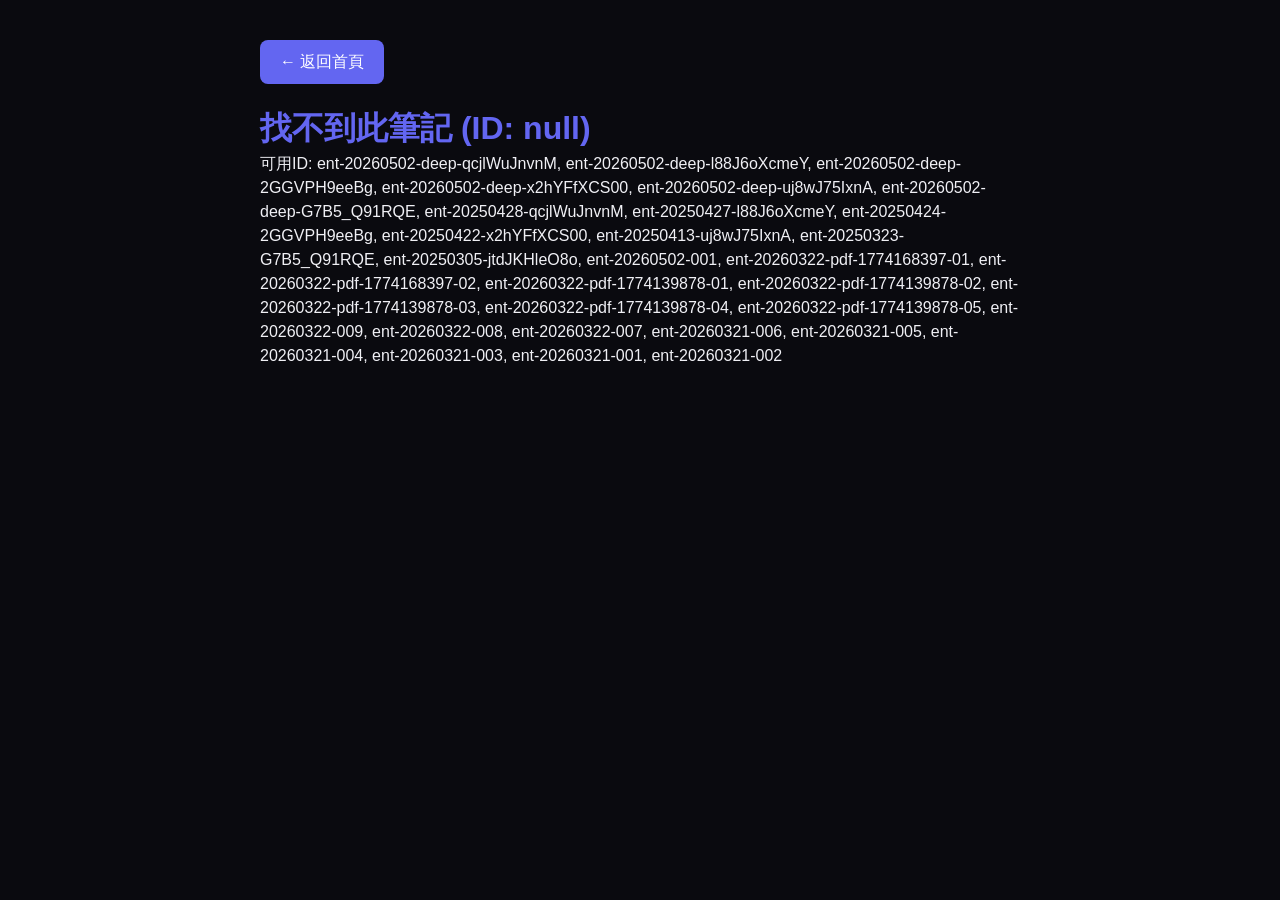
<file: web/detail.html>
<!DOCTYPE html>
<html lang="zh-HK">
<head>
  <meta charset="UTF-8">
  <meta name="viewport" content="width=device-width, initial-scale=1.0">
  <title>知識筆記詳情 - VINEST</title>
  <link rel="stylesheet" href="styles.css?v=21">
  <style>
    body { background: #0a0a0f; color: #f0f0f5; padding: 20px; }
    .container { max-width: 800px; margin: 0 auto; }
    h1 { color: #6366f1; }
    .meta { color: #8888a0; margin: 10px 0; }
    .section { background: #12121a; border: 1px solid #2a2a3a; border-radius: 12px; padding: 20px; margin: 15px 0; }
    .section h3 { color: #6366f1; margin-top: 0; }
    .stock-tag { display: inline-block; padding: 6px 12px; background: #10b981; color: white; border-radius: 6px; margin: 4px; font-weight: 600; }
    .stock-reason { display: block; font-size: 12px; color: #8888a0; margin-top: 4px; }
    a { color: #6366f1; }
    .back { display: inline-block; padding: 10px 20px; background: #6366f1; color: white; text-decoration: none; border-radius: 8px; margin-bottom: 20px; }
    ul { padding-left: 20px; line-height: 1.8; }
    .loading { text-align: center; padding: 40px; color: #888; }
  </style>
</head>
<body>
  <div class="container">
    <a href="index.html" class="back">← 返回首頁</a>
    <div id="content"><div class="loading">載入中...</div></div>
  </div>
  <script>
    async function init() {
      try {
        const resp = await fetch('entries.json');
        const data = await resp.json();
        const entries = data.entries;
        
        const params = new URLSearchParams(window.location.search);
        const id = params.get('id');
        const entry = entries.find(e => e.id === id);
        
        if (!entry) {
          document.getElementById('content').innerHTML = '<h1>找不到此筆記 (ID: ' + id + ')</h1><p>可用ID: ' + entries.map(e => e.id).join(', ') + '</p>';
          return;
        }
        
        let html = '<h1>' + entry.title + '</h1>';
        html += '<div class="meta">📅 ' + (entry.date || '-') + ' | 📺 ' + (entry.source_name || '-') + '</div>';
        
        if (entry.summary_short) html += '<div class="section"><h3>簡介</h3><p>' + entry.summary_short + '</p></div>';
        if (entry.summary_long) html += '<p>' + entry.summary_long + '</p>';
        
        if (entry.stock_recommendations?.length) {
          html += '<div class="section"><h3>🎯 節目中提到既股票</h3>';
          for (const s of entry.stock_recommendations) {
            html += '<div><span class="stock-tag">' + s.ticker + '</span><span class="stock-reason">' + s.reason + '</span></div>';
          }
          html += '</div>';
        }
        
        if (entry.key_points?.length) {
          html += '<div class="section"><h3>📌 核心論點</h3><ul>';
          for (const p of entry.key_points) html += '<li>' + p + '</li>';
          html += '</ul></div>';
        }
        
        if (entry.investment_mindset?.length) {
          html += '<div class="section"><h3>💡 投資心法</h3><ul>';
          for (const p of entry.investment_mindset) html += '<li>' + p + '</li>';
          html += '</ul></div>';
        }
        
        if (entry.insights?.length) {
          html += '<div class="section"><h3>💎 心得體會</h3><ul>';
          for (const p of entry.insights) html += '<li>' + p + '</li>';
          html += '</ul></div>';
        }
        
        if (entry.bull_points?.length) {
          html += '<div class="section"><h3>✅ 看好論點</h3><ul>';
          for (const p of entry.bull_points) html += '<li>' + p + '</li>';
          html += '</ul></div>';
        }
        
        if (entry.bear_points?.length) {
          html += '<div class="section"><h3>❌ 看淡論點</h3><ul>';
          for (const p of entry.bear_points) html += '<li>' + p + '</li>';
          html += '</ul></div>';
        }
        
        if (entry.catalysts?.length) {
          html += '<div class="section"><h3>🚀 催化劑</h3><ul>';
          for (const p of entry.catalysts) html += '<li>' + p + '</li>';
          html += '</ul></div>';
        }
        
        if (entry.risks?.length) {
          html += '<div class="section"><h3>⚠️ 風險</h3><ul>';
          for (const p of entry.risks) html += '<li>' + p + '</li>';
          html += '</ul></div>';
        }
        
        if (entry.notes) html += '<div class="section"><h3>📝 筆記</h3><p>' + entry.notes + '</p></div>';
        
        if (entry.source_url) html += '<div class="section"><h3>🔗 YouTube</h3><a href="' + entry.source_url + '" target="_blank">前往影片</a></div>';
        
        document.getElementById('content').innerHTML = html;
      } catch(e) {
        document.getElementById('content').innerHTML = '<h1>Error: ' + e.message + '</h1>';
      }
    }
    init();
  </script>
</body>
</html>
</file>
<file: styles.css>
:root {
  --bg-primary: #0a0a0f;
  --bg-secondary: #12121a;
  --bg-card: #1a1a24;
  --border: #2a2a3a;
  --text-primary: #f0f0f5;
  --text-secondary: #8888a0;
  --accent: #6366f1;
  --accent-hover: #818cf8;
  --accent-soft: #4f46e5;
  --success: #10b981;
  --danger: #f43f5e;
  --warning: #f59e0b;
  --info: #3b82f6;
}

/* Channel Badge */
.entry-channel {
  margin-bottom: 10px;
}
.channel-badge {
  display: inline-block;
  padding: 4px 12px;
  background: linear-gradient(135deg, var(--accent), var(--accent-soft));
  color: white;
  border-radius: 999px;
  font-size: 12px;
  font-weight: 600;
}
.channel-badge-large {
  margin: 10px 0 14px 0;
}
.channel-badge-large span {
  display: inline-block;
  padding: 6px 16px;
  background: linear-gradient(135deg, var(--accent), var(--accent-soft));
  color: white;
  border-radius: 999px;
  font-size: 14px;
  font-weight: 600;
}

/* Stock Recommendation with Reason */
.stock-recommend {
  display: flex;
  align-items: flex-start;
  gap: 8px;
  margin: 6px 0;
  padding: 8px 10px;
  background: rgba(16, 185, 129, 0.1);
  border-radius: 8px;
  border-left: 3px solid var(--success);
}
.stock-recommend .stock-tag {
  flex-shrink: 0;
  padding: 4px 10px;
  background: linear-gradient(135deg, var(--success), #059669);
  color: white;
  border-radius: 6px;
  font-size: 12px;
  font-weight: 600;
}
.stock-recommend .stock-reason {
  flex: 1;
  font-size: 12px;
  color: var(--text-primary);
  line-height: 1.4;
  padding-left: 8px;
}

/* Investment Target Tags */
.target-section {
  margin: 10px 0;
}
.target-tag {
  display: inline-block;
  padding: 4px 12px;
  background: rgba(16, 185, 129, 0.15);
  color: var(--success);
  border: 1px solid rgba(16, 185, 129, 0.3);
  border-radius: 6px;
  font-size: 12px;
  font-weight: 600;
  margin-right: 6px;
  margin-bottom: 4px;
}

/* Entry Card - Enhanced */
.entry-card {
  background: var(--bg-secondary);
  border: 1px solid var(--border);
  border-radius: 16px;
  padding: 20px;
  cursor: pointer;
  transition: all 0.25s ease;
}
.entry-card:hover {
  border-color: var(--accent);
  transform: translateY(-4px);
  box-shadow: 0 8px 25px rgba(99, 102, 241, 0.15);
}
.entry-card h3 {
  font-size: 17px;
  margin-bottom: 8px;
  line-height: 1.4;
  color: var(--text-primary);
}
.entry-card .meta {
  display: flex;
  align-items: center;
  gap: 8px;
  font-size: 12px;
  color: var(--text-secondary);
  margin-bottom: 12px;
}
.entry-card .summary {
  font-size: 14px;
  color: var(--text-secondary);
  margin: 10px 0 14px 0;
  line-height: 1.6;
  display: -webkit-box;
  -webkit-line-clamp: 2;
  -webkit-box-orient: vertical;
  overflow: hidden;
}
.entry-card .entry-extra {
  font-size: 13px;
  margin: 8px 0;
  color: var(--text-secondary);
  line-height: 1.5;
}
.entry-card .entry-extra .label {
  color: var(--accent);
  font-weight: 600;
  font-size: 12px;
}
.entry-card .view-more {
  margin-top: 14px;
  padding-top: 12px;
  border-top: 1px solid var(--border);
  font-size: 13px;
  color: var(--accent);
  font-weight: 600;
}

/* KPI Cards - Enhanced */
.kpi-card {
  background: linear-gradient(145deg, var(--bg-secondary), var(--bg-card));
  border: 1px solid var(--border);
  border-radius: 16px;
  padding: 24px;
  text-align: center;
  transition: all 0.2s;
}
.kpi-card:hover {
  border-color: var(--accent);
  transform: translateY(-2px);
}
.kpi-card label { 
  display: block; 
  color: var(--text-secondary); 
  font-size: 13px; 
  margin-bottom: 8px;
  text-transform: uppercase;
  letter-spacing: 0.5px;
}
.kpi-card strong { 
  display: block; 
  font-size: 36px; 
  font-weight: 700;
  background: linear-gradient(135deg, var(--accent), var(--accent-hover));
  -webkit-background-clip: text;
  -webkit-text-fill-color: transparent;
}

/* Section Headers */
.section h2 {
  font-size: 20px;
  margin-bottom: 18px;
  color: var(--text-primary);
  display: flex;
  align-items: center;
  gap: 10px;
}

/* Entity Cards - Enhanced */
.entity-card {
  background: var(--bg-secondary);
  border: 1px solid var(--border);
  border-radius: 14px;
  padding: 20px;
  cursor: pointer;
  transition: all 0.25s ease;
}
.entity-card:hover {
  border-color: var(--success);
  transform: translateY(-3px);
  box-shadow: 0 6px 20px rgba(16, 185, 129, 0.1);
}
.entity-card h3 { font-size: 16px; margin-bottom: 8px; }
.entity-card .count { 
  font-size: 13px; 
  color: var(--success);
  font-weight: 600;
}

/* Tags */
.tag {
  display: inline-block;
  padding: 5px 12px;
  background: var(--bg-card);
  border-radius: 999px;
  font-size: 12px;
  color: var(--text-secondary);
  transition: all 0.2s;
}
.tag:hover {
  background: var(--accent);
  color: white;
}
.tag.company { background: rgba(59, 130, 246, 0.15); color: #60a5fa; }
.tag.sector { background: rgba(16, 185, 129, 0.15); color: #34d399; }
.tag.theme { background: rgba(168, 85, 247, 0.15); color: #c084fc; }

/* Buttons */
.btn {
  display: inline-flex;
  align-items: center;
  gap: 6px;
  padding: 12px 20px;
  background: linear-gradient(135deg, var(--accent), var(--accent-soft));
  color: white;
  border: none;
  border-radius: 10px;
  cursor: pointer;
  font-size: 14px;
  font-weight: 600;
  text-decoration: none;
  transition: all 0.2s;
}
.btn:hover { 
  background: linear-gradient(135deg, var(--accent-hover), var(--accent));
  transform: translateY(-1px);
}

/* Search */
.search-bar input, .search-bar select {
  padding: 14px 18px;
  background: var(--bg-secondary);
  border: 1px solid var(--border);
  border-radius: 12px;
  color: var(--text-primary);
  font-size: 14px;
  transition: all 0.2s;
}
.search-bar input:focus { 
  outline: none; 
  border-color: var(--accent);
  box-shadow: 0 0 0 3px rgba(99, 102, 241, 0.1);
}

/* Header */
header {
  display: flex;
  justify-content: space-between;
  align-items: center;
  padding: 20px 0;
  border-bottom: 1px solid var(--border);
  margin-bottom: 28px;
}
header h1 { 
  font-size: 26px; 
  background: linear-gradient(135deg, var(--accent), var(--success));
  -webkit-background-clip: text;
  -webkit-text-fill-color: transparent;
}
header h1 a { 
  color: var(--text-primary); 
  text-decoration: none; 
}
header nav { display: flex; gap: 24px; }
header nav a { 
  color: var(--text-secondary); 
  text-decoration: none;
  font-weight: 500;
  transition: color 0.2s;
}
header nav a:hover, header nav a.active { 
  color: var(--accent); 
}

/* Detail Page - Enhanced */
.detail-header { margin-bottom: 28px; }
.detail-header h1 { font-size: 32px; margin-bottom: 16px; line-height: 1.3; }
.detail-header .meta { 
  display: flex; 
  gap: 16px; 
  color: var(--text-secondary); 
  font-size: 14px; 
  flex-wrap: wrap;
}
.detail-header .source a { color: var(--accent); }

.point-card {
  background: var(--bg-secondary);
  border-radius: 12px;
  padding: 20px;
  border: 1px solid var(--border);
}
.point-card h4 { 
  font-size: 14px; 
  margin-bottom: 12px; 
  display: flex;
  align-items: center;
  gap: 8px;
}
.point-card.bull h4 { color: var(--success); }
.point-card.bear h4 { color: var(--danger); }
.point-card.catalyst h4 { color: var(--warning); }
.point-card.risk h4 { color: var(--danger); }
.point-card ul { padding-left: 20px; font-size: 14px; line-height: 1.6; }

.summary-large { 
  font-size: 17px; 
  line-height: 1.7; 
  margin: 14px 0; 
  color: var(--text-primary);
}
.stock-tag { 
  display: inline-block; 
  padding: 8px 16px; 
  background: linear-gradient(135deg, var(--success), #059669); 
  color: white; 
  border-radius: 999px; 
  font-weight: 600;
  font-size: 13px;
}
.detail-section ul { padding-left: 20px; }
.detail-section li { margin: 8px 0; line-height: 1.6; }

/* Responsive */
@media (max-width: 768px) {
  .kpi-grid { grid-template-columns: repeat(2, 1fr); }
  .points-grid { grid-template-columns: 1fr; }
  .card-grid { grid-template-columns: 1fr; }
  header { flex-direction: column; gap: 16px; text-align: center; }
  .detail-header h1 { font-size: 24px; }
}

* { box-sizing: border-box; margin: 0; padding: 0; }

body {
  font-family: -apple-system, BlinkMacSystemFont, "Segoe UI", Roboto, sans-serif;
  background: var(--bg-primary);
  color: var(--text-primary);
  line-height: 1.5;
  min-height: 100vh;
}

.container { max-width: 1200px; margin: 0 auto; padding: 20px; }

/* Header */
header {
  display: flex;
  justify-content: space-between;
  align-items: center;
  padding: 16px 0;
  border-bottom: 1px solid var(--border);
  margin-bottom: 24px;
}
header h1 { font-size: 24px; }
header h1 a { color: var(--text-primary); text-decoration: none; }
header nav { display: flex; gap: 20px; }
header nav a { color: var(--text-secondary); text-decoration: none; }
header nav a:hover, header nav a.active { color: var(--accent); }

/* Buttons */
.btn {
  display: inline-flex;
  align-items: center;
  gap: 6px;
  padding: 10px 16px;
  background: var(--accent);
  color: white;
  border: none;
  border-radius: 8px;
  cursor: pointer;
  font-size: 14px;
  text-decoration: none;
}
.btn:hover { background: var(--accent-hover); }
.btn-secondary { background: var(--bg-card); border: 1px solid var(--border); }
.btn-danger { background: var(--danger); }

/* Search */
.search-bar {
  display: flex;
  gap: 12px;
  margin-bottom: 24px;
}
.search-bar input, .search-bar select {
  padding: 12px 16px;
  background: var(--bg-secondary);
  border: 1px solid var(--border);
  border-radius: 8px;
  color: var(--text-primary);
  font-size: 14px;
}
.search-bar input { flex: 1; }
.search-bar input:focus { outline: none; border-color: var(--accent); }

/* KPI Cards */
.kpi-grid {
  display: grid;
  grid-template-columns: repeat(4, 1fr);
  gap: 16px;
  margin-bottom: 32px;
}
.kpi-card {
  background: var(--bg-secondary);
  border: 1px solid var(--border);
  border-radius: 12px;
  padding: 20px;
  text-align: center;
}
.kpi-card label { display: block; color: var(--text-secondary); font-size: 13px; margin-bottom: 8px; }
.kpi-card strong { display: block; font-size: 32px; font-weight: 600; }

/* Section */
.section { margin-bottom: 32px; }
.section h2 { font-size: 18px; margin-bottom: 16px; color: var(--text-primary); }

/* Cards */
.card-grid {
  display: grid;
  grid-template-columns: repeat(auto-fill, minmax(320px, 1fr));
  gap: 16px;
}
.entry-card, .entity-card {
  background: var(--bg-secondary);
  border: 1px solid var(--border);
  border-radius: 12px;
  padding: 20px;
  cursor: pointer;
  transition: all 0.2s;
}
.entry-card:hover, .entity-card:hover {
  border-color: var(--accent);
  transform: translateY(-2px);
}
.entry-card h3 { font-size: 16px; margin-bottom: 8px; }
.entry-card .meta { font-size: 12px; color: var(--text-secondary); margin-bottom: 12px; }
.entry-card .summary { font-size: 14px; color: var(--text-secondary); margin-bottom: 12px; }
.entry-card .tags { display: flex; flex-wrap: wrap; gap: 6px; }
.tag {
  display: inline-block;
  padding: 4px 10px;
  background: var(--bg-card);
  border-radius: 999px;
  font-size: 12px;
  color: var(--text-secondary);
}
.tag.company { background: #1e3a5f; color: #60a5fa; }
.tag.sector { background: #14532d; color: #4ade80; }
.tag.theme { background: #4c1d95; color: #c084fc; }

/* Entity Cards */
.entity-card h3 { font-size: 18px; margin-bottom: 8px; }
.entity-card .count { font-size: 13px; color: var(--text-secondary); }
.entity-card .ticker { color: var(--accent); font-weight: 600; }

/* Detail Page */
.detail-header { margin-bottom: 24px; }
.detail-header h1 { font-size: 28px; margin-bottom: 12px; }
.detail-header .meta { display: flex; gap: 16px; color: var(--text-secondary); font-size: 14px; }
.detail-header .source a { color: var(--accent); }

.detail-section { margin-bottom: 24px; }
.detail-section h3 { font-size: 16px; margin-bottom: 12px; color: var(--text-secondary); }
.detail-section p { line-height: 1.7; }

.points-grid {
  display: grid;
  grid-template-columns: repeat(2, 1fr);
  gap: 16px;
}
.point-card {
  background: var(--bg-secondary);
  border-radius: 8px;
  padding: 16px;
}
.point-card h4 { font-size: 14px; margin-bottom: 8px; }
.point-card.bull h4 { color: var(--success); }
.point-card.bear h4 { color: var(--danger); }
.point-card.catalyst h4 { color: var(--warning); }
.point-card.risk h4 { color: var(--danger); }
.point-card ul { padding-left: 20px; font-size: 14px; }

.related-section { margin-top: 32px; }
.related-section h3 { margin-bottom: 16px; }

/* Form */
.form-group { margin-bottom: 20px; }
.form-group label { display: block; margin-bottom: 8px; font-size: 14px; color: var(--text-secondary); }
.form-group input, .form-group textarea, .form-group select {
  width: 100%;
  padding: 12px;
  background: var(--bg-secondary);
  border: 1px solid var(--border);
  border-radius: 8px;
  color: var(--text-primary);
  font-size: 14px;
}
.form-group textarea { min-height: 100px; resize: vertical; }
.form-group input:focus, .form-group textarea:focus { outline: none; border-color: var(--accent); }

/* Modal */
.modal-overlay {
  position: fixed; inset: 0;
  background: rgba(0,0,0,0.7);
  display: none;
  align-items: center;
  justify-content: center;
  z-index: 1000;
}
.modal-overlay.active { display: flex; }
.modal {
  background: var(--bg-secondary);
  border-radius: 16px;
  padding: 32px;
  max-width: 700px;
  width: 90%;
  max-height: 90vh;
  overflow-y: auto;
}
.modal h2 { margin-bottom: 24px; }
.modal-actions { display: flex; gap: 12px; justify-content: flex-end; margin-top: 24px; }

/* Empty State */
.empty-state {
  text-align: center;
  padding: 60px 20px;
  color: var(--text-secondary);
}

/* Responsive */
@media (max-width: 768px) {
  .kpi-grid { grid-template-columns: repeat(2, 1fr); }
  .points-grid { grid-template-columns: 1fr; }
  .card-grid { grid-template-columns: 1fr; }
  header { flex-direction: column; gap: 16px; }
}

/* Tags Display */
.tags-display { display: flex; flex-wrap: wrap; gap: 8px; margin-top: 12px; }

/* Entry Card Rich Styles */
.entry-card .entry-extra {
  font-size: 13px;
  margin: 6px 0;
  color: var(--text-secondary);
  line-height: 1.4;
}
.entry-card .entry-extra .label {
  color: var(--accent);
  font-weight: 500;
}
.entry-card .entry-extra a {
  color: var(--accent);
  text-decoration: underline;
}
.entry-card .summary {
  font-size: 14px;
  color: var(--text-secondary);
  margin: 10px 0;
  line-height: 1.5;
}
.entry-card .view-more {
  margin-top: 12px;
  padding-top: 10px;
  border-top: 1px solid var(--border);
  font-size: 13px;
  color: var(--accent);
  font-weight: 500;
}

/* Entry Card Rich Styles */
.entry-card .entry-extra {
  font-size: 13px;
  margin: 6px 0;
  color: var(--text-secondary);
  line-height: 1.4;
}
.entry-card .entry-extra .label {
  color: var(--accent);
  font-weight: 500;
}
.entry-card .entry-extra a {
  color: var(--accent);
  text-decoration: underline;
}
.entry-card .summary {
  font-size: 14px;
  color: var(--text-secondary);
  margin: 10px 0;
  line-height: 1.5;
}
.entry-card .view-more {
  margin-top: 12px;
  padding-top: 10px;
  border-top: 1px solid var(--border);
  font-size: 13px;
  color: var(--accent);
  font-weight: 500;
}

.summary-large { font-size: 16px; line-height: 1.6; margin: 10px 0; }
.link-btn { display: inline-block; padding: 8px 16px; background: #ef4444; color: white; text-decoration: none; border-radius: 6px; }
.link-btn:hover { background: #dc2626; }
.stocks-list { display: flex; flex-wrap: wrap; gap: 8px; }
.stock-tag { display: inline-block; padding: 6px 14px; background: #059669; color: white; border-radius: 999px; font-weight: 500; }
.detail-section ul { padding-left: 20px; }
.detail-section li { margin: 6px 0; line-height: 1.5; }


/* Entry Card Link */
.entry-card-link {
  display: block;
  text-decoration: none;
  color: inherit;
}

/* Key Points Preview on Homepage */
.key-points-preview {
  margin: 10px 0;
}
.kp-tag {
  display: block;
  font-size: 11px;
  color: #8888a0;
  padding: 3px 0;
  line-height: 1.4;
}


/* Entry Card - Better Visual Separation */
.entry-card-link {
  display: block;
  background: var(--bg-secondary);
  border: 1px solid var(--border);
  border-radius: 16px;
  padding: 20px;
  margin-bottom: 16px;
  text-decoration: none;
  color: inherit;
  transition: all 0.25s ease;
}

.entry-card-link:hover {
  border-color: var(--accent);
  transform: translateY(-2px);
  box-shadow: 0 4px 20px rgba(99, 102, 241, 0.15);
}

.entry-card-link .entry-channel {
  margin-bottom: 12px;
}

.entry-card-link .channel-badge {
  display: inline-block;
  padding: 4px 12px;
  background: linear-gradient(135deg, var(--accent), var(--accent-soft);
  color: white;
  border-radius: 20px;
  font-size: 12px;
  font-weight: 600;
}

.entry-card-link h3 {
  font-size: 17px;
  font-weight: 600;
  margin-bottom: 10px;
  color: var(--text-primary);
  line-height: 1.4;
}

.entry-card-link .meta {
  font-size: 12px;
  color: var(--text-secondary);
  margin-bottom: 12px;
}

.entry-card-link .summary {
  font-size: 14px;
  color: var(--text-secondary);
  line-height: 1.6;
  display: -webkit-box;
  -webkit-line-clamp: 3;
  -webkit-box-orient: vertical;
  overflow: hidden;
  margin-bottom: 14px;
}

.entry-card-link .view-more {
  font-size: 13px;
  color: var(--accent);
  font-weight: 600;
  padding-top: 12px;
  border-top: 1px solid var(--border);
}

/* Card Grid - Better Spacing */
.card-grid {
  display: grid;
  gap: 16px;
}

.source-type-badge{display:inline-block;margin-left:8px;padding:2px 8px;border:1px solid #334;color:#9fb0ff;border-radius:999px;font-size:11px;}
</file>
<file: web/styles.css>
:root {
  --bg-primary: #0a0a0f;
  --bg-secondary: #12121a;
  --bg-card: #1a1a24;
  --border: #2a2a3a;
  --text-primary: #f0f0f5;
  --text-secondary: #8888a0;
  --accent: #6366f1;
  --accent-hover: #818cf8;
  --accent-soft: #4f46e5;
  --success: #10b981;
  --danger: #f43f5e;
  --warning: #f59e0b;
  --info: #3b82f6;
}

/* Channel Badge */
.entry-channel {
  margin-bottom: 10px;
}
.channel-badge {
  display: inline-block;
  padding: 4px 12px;
  background: linear-gradient(135deg, var(--accent), var(--accent-soft));
  color: white;
  border-radius: 999px;
  font-size: 12px;
  font-weight: 600;
}
.channel-badge-large {
  margin: 10px 0 14px 0;
}
.channel-badge-large span {
  display: inline-block;
  padding: 6px 16px;
  background: linear-gradient(135deg, var(--accent), var(--accent-soft));
  color: white;
  border-radius: 999px;
  font-size: 14px;
  font-weight: 600;
}

/* Stock Recommendation with Reason */
.stock-recommend {
  display: flex;
  align-items: flex-start;
  gap: 8px;
  margin: 6px 0;
  padding: 8px 10px;
  background: rgba(16, 185, 129, 0.1);
  border-radius: 8px;
  border-left: 3px solid var(--success);
}
.stock-recommend .stock-tag {
  flex-shrink: 0;
  padding: 4px 10px;
  background: linear-gradient(135deg, var(--success), #059669);
  color: white;
  border-radius: 6px;
  font-size: 12px;
  font-weight: 600;
}
.stock-recommend .stock-reason {
  flex: 1;
  font-size: 12px;
  color: var(--text-primary);
  line-height: 1.4;
  padding-left: 8px;
}

/* Investment Target Tags */
.target-section {
  margin: 10px 0;
}
.target-tag {
  display: inline-block;
  padding: 4px 12px;
  background: rgba(16, 185, 129, 0.15);
  color: var(--success);
  border: 1px solid rgba(16, 185, 129, 0.3);
  border-radius: 6px;
  font-size: 12px;
  font-weight: 600;
  margin-right: 6px;
  margin-bottom: 4px;
}

/* Entry Card - Enhanced */
.entry-card {
  background: var(--bg-secondary);
  border: 1px solid var(--border);
  border-radius: 16px;
  padding: 20px;
  cursor: pointer;
  transition: all 0.25s ease;
}
.entry-card:hover {
  border-color: var(--accent);
  transform: translateY(-4px);
  box-shadow: 0 8px 25px rgba(99, 102, 241, 0.15);
}
.entry-card h3 {
  font-size: 17px;
  margin-bottom: 8px;
  line-height: 1.4;
  color: var(--text-primary);
}
.entry-card .meta {
  display: flex;
  align-items: center;
  gap: 8px;
  font-size: 12px;
  color: var(--text-secondary);
  margin-bottom: 12px;
}
.entry-card .summary {
  font-size: 14px;
  color: var(--text-secondary);
  margin: 10px 0 14px 0;
  line-height: 1.6;
  display: -webkit-box;
  -webkit-line-clamp: 2;
  -webkit-box-orient: vertical;
  overflow: hidden;
}
.entry-card .entry-extra {
  font-size: 13px;
  margin: 8px 0;
  color: var(--text-secondary);
  line-height: 1.5;
}
.entry-card .entry-extra .label {
  color: var(--accent);
  font-weight: 600;
  font-size: 12px;
}
.entry-card .view-more {
  margin-top: 14px;
  padding-top: 12px;
  border-top: 1px solid var(--border);
  font-size: 13px;
  color: var(--accent);
  font-weight: 600;
}

/* KPI Cards - Enhanced */
.kpi-card {
  background: linear-gradient(145deg, var(--bg-secondary), var(--bg-card));
  border: 1px solid var(--border);
  border-radius: 16px;
  padding: 24px;
  text-align: center;
  transition: all 0.2s;
}
.kpi-card:hover {
  border-color: var(--accent);
  transform: translateY(-2px);
}
.kpi-card label { 
  display: block; 
  color: var(--text-secondary); 
  font-size: 13px; 
  margin-bottom: 8px;
  text-transform: uppercase;
  letter-spacing: 0.5px;
}
.kpi-card strong { 
  display: block; 
  font-size: 36px; 
  font-weight: 700;
  background: linear-gradient(135deg, var(--accent), var(--accent-hover));
  -webkit-background-clip: text;
  -webkit-text-fill-color: transparent;
}

/* Section Headers */
.section h2 {
  font-size: 20px;
  margin-bottom: 18px;
  color: var(--text-primary);
  display: flex;
  align-items: center;
  gap: 10px;
}

/* Entity Cards - Enhanced */
.entity-card {
  background: var(--bg-secondary);
  border: 1px solid var(--border);
  border-radius: 14px;
  padding: 20px;
  cursor: pointer;
  transition: all 0.25s ease;
}
.entity-card:hover {
  border-color: var(--success);
  transform: translateY(-3px);
  box-shadow: 0 6px 20px rgba(16, 185, 129, 0.1);
}
.entity-card h3 { font-size: 16px; margin-bottom: 8px; }
.entity-card .count { 
  font-size: 13px; 
  color: var(--success);
  font-weight: 600;
}

/* Tags */
.tag {
  display: inline-block;
  padding: 5px 12px;
  background: var(--bg-card);
  border-radius: 999px;
  font-size: 12px;
  color: var(--text-secondary);
  transition: all 0.2s;
}
.tag:hover {
  background: var(--accent);
  color: white;
}
.tag.company { background: rgba(59, 130, 246, 0.15); color: #60a5fa; }
.tag.sector { background: rgba(16, 185, 129, 0.15); color: #34d399; }
.tag.theme { background: rgba(168, 85, 247, 0.15); color: #c084fc; }

/* Buttons */
.btn {
  display: inline-flex;
  align-items: center;
  gap: 6px;
  padding: 12px 20px;
  background: linear-gradient(135deg, var(--accent), var(--accent-soft));
  color: white;
  border: none;
  border-radius: 10px;
  cursor: pointer;
  font-size: 14px;
  font-weight: 600;
  text-decoration: none;
  transition: all 0.2s;
}
.btn:hover { 
  background: linear-gradient(135deg, var(--accent-hover), var(--accent));
  transform: translateY(-1px);
}

/* Search */
.search-bar input, .search-bar select {
  padding: 14px 18px;
  background: var(--bg-secondary);
  border: 1px solid var(--border);
  border-radius: 12px;
  color: var(--text-primary);
  font-size: 14px;
  transition: all 0.2s;
}
.search-bar input:focus { 
  outline: none; 
  border-color: var(--accent);
  box-shadow: 0 0 0 3px rgba(99, 102, 241, 0.1);
}

/* Header */
header {
  display: flex;
  justify-content: space-between;
  align-items: center;
  padding: 20px 0;
  border-bottom: 1px solid var(--border);
  margin-bottom: 28px;
}
header h1 { 
  font-size: 26px; 
  background: linear-gradient(135deg, var(--accent), var(--success));
  -webkit-background-clip: text;
  -webkit-text-fill-color: transparent;
}
header h1 a { 
  color: var(--text-primary); 
  text-decoration: none; 
}
header nav { display: flex; gap: 24px; }
header nav a { 
  color: var(--text-secondary); 
  text-decoration: none;
  font-weight: 500;
  transition: color 0.2s;
}
header nav a:hover, header nav a.active { 
  color: var(--accent); 
}

/* Detail Page - Enhanced */
.detail-header { margin-bottom: 28px; }
.detail-header h1 { font-size: 32px; margin-bottom: 16px; line-height: 1.3; }
.detail-header .meta { 
  display: flex; 
  gap: 16px; 
  color: var(--text-secondary); 
  font-size: 14px; 
  flex-wrap: wrap;
}
.detail-header .source a { color: var(--accent); }

.point-card {
  background: var(--bg-secondary);
  border-radius: 12px;
  padding: 20px;
  border: 1px solid var(--border);
}
.point-card h4 { 
  font-size: 14px; 
  margin-bottom: 12px; 
  display: flex;
  align-items: center;
  gap: 8px;
}
.point-card.bull h4 { color: var(--success); }
.point-card.bear h4 { color: var(--danger); }
.point-card.catalyst h4 { color: var(--warning); }
.point-card.risk h4 { color: var(--danger); }
.point-card ul { padding-left: 20px; font-size: 14px; line-height: 1.6; }

.summary-large { 
  font-size: 17px; 
  line-height: 1.7; 
  margin: 14px 0; 
  color: var(--text-primary);
}
.stock-tag { 
  display: inline-block; 
  padding: 8px 16px; 
  background: linear-gradient(135deg, var(--success), #059669); 
  color: white; 
  border-radius: 999px; 
  font-weight: 600;
  font-size: 13px;
}
.detail-section ul { padding-left: 20px; }
.detail-section li { margin: 8px 0; line-height: 1.6; }

/* Responsive */
@media (max-width: 768px) {
  .kpi-grid { grid-template-columns: repeat(2, 1fr); }
  .points-grid { grid-template-columns: 1fr; }
  .card-grid { grid-template-columns: 1fr; }
  header { flex-direction: column; gap: 16px; text-align: center; }
  .detail-header h1 { font-size: 24px; }
}

* { box-sizing: border-box; margin: 0; padding: 0; }

body {
  font-family: -apple-system, BlinkMacSystemFont, "Segoe UI", Roboto, sans-serif;
  background: var(--bg-primary);
  color: var(--text-primary);
  line-height: 1.5;
  min-height: 100vh;
}

.container { max-width: 1200px; margin: 0 auto; padding: 20px; }

/* Header */
header {
  display: flex;
  justify-content: space-between;
  align-items: center;
  padding: 16px 0;
  border-bottom: 1px solid var(--border);
  margin-bottom: 24px;
}
header h1 { font-size: 24px; }
header h1 a { color: var(--text-primary); text-decoration: none; }
header nav { display: flex; gap: 20px; }
header nav a { color: var(--text-secondary); text-decoration: none; }
header nav a:hover, header nav a.active { color: var(--accent); }

/* Buttons */
.btn {
  display: inline-flex;
  align-items: center;
  gap: 6px;
  padding: 10px 16px;
  background: var(--accent);
  color: white;
  border: none;
  border-radius: 8px;
  cursor: pointer;
  font-size: 14px;
  text-decoration: none;
}
.btn:hover { background: var(--accent-hover); }
.btn-secondary { background: var(--bg-card); border: 1px solid var(--border); }
.btn-danger { background: var(--danger); }

/* Search */
.search-bar {
  display: flex;
  gap: 12px;
  margin-bottom: 24px;
}
.search-bar input, .search-bar select {
  padding: 12px 16px;
  background: var(--bg-secondary);
  border: 1px solid var(--border);
  border-radius: 8px;
  color: var(--text-primary);
  font-size: 14px;
}
.search-bar input { flex: 1; }
.search-bar input:focus { outline: none; border-color: var(--accent); }

/* KPI Cards */
.kpi-grid {
  display: grid;
  grid-template-columns: repeat(4, 1fr);
  gap: 16px;
  margin-bottom: 32px;
}
.kpi-card {
  background: var(--bg-secondary);
  border: 1px solid var(--border);
  border-radius: 12px;
  padding: 20px;
  text-align: center;
}
.kpi-card label { display: block; color: var(--text-secondary); font-size: 13px; margin-bottom: 8px; }
.kpi-card strong { display: block; font-size: 32px; font-weight: 600; }

/* Section */
.section { margin-bottom: 32px; }
.section h2 { font-size: 18px; margin-bottom: 16px; color: var(--text-primary); }

/* Cards */
.card-grid {
  display: grid;
  grid-template-columns: repeat(auto-fill, minmax(320px, 1fr));
  gap: 16px;
}
.entry-card, .entity-card {
  background: var(--bg-secondary);
  border: 1px solid var(--border);
  border-radius: 12px;
  padding: 20px;
  cursor: pointer;
  transition: all 0.2s;
}
.entry-card:hover, .entity-card:hover {
  border-color: var(--accent);
  transform: translateY(-2px);
}
.entry-card h3 { font-size: 16px; margin-bottom: 8px; }
.entry-card .meta { font-size: 12px; color: var(--text-secondary); margin-bottom: 12px; }
.entry-card .summary { font-size: 14px; color: var(--text-secondary); margin-bottom: 12px; }
.entry-card .tags { display: flex; flex-wrap: wrap; gap: 6px; }
.tag {
  display: inline-block;
  padding: 4px 10px;
  background: var(--bg-card);
  border-radius: 999px;
  font-size: 12px;
  color: var(--text-secondary);
}
.tag.company { background: #1e3a5f; color: #60a5fa; }
.tag.sector { background: #14532d; color: #4ade80; }
.tag.theme { background: #4c1d95; color: #c084fc; }

/* Entity Cards */
.entity-card h3 { font-size: 18px; margin-bottom: 8px; }
.entity-card .count { font-size: 13px; color: var(--text-secondary); }
.entity-card .ticker { color: var(--accent); font-weight: 600; }

/* Detail Page */
.detail-header { margin-bottom: 24px; }
.detail-header h1 { font-size: 28px; margin-bottom: 12px; }
.detail-header .meta { display: flex; gap: 16px; color: var(--text-secondary); font-size: 14px; }
.detail-header .source a { color: var(--accent); }

.detail-section { margin-bottom: 24px; }
.detail-section h3 { font-size: 16px; margin-bottom: 12px; color: var(--text-secondary); }
.detail-section p { line-height: 1.7; }

.points-grid {
  display: grid;
  grid-template-columns: repeat(2, 1fr);
  gap: 16px;
}
.point-card {
  background: var(--bg-secondary);
  border-radius: 8px;
  padding: 16px;
}
.point-card h4 { font-size: 14px; margin-bottom: 8px; }
.point-card.bull h4 { color: var(--success); }
.point-card.bear h4 { color: var(--danger); }
.point-card.catalyst h4 { color: var(--warning); }
.point-card.risk h4 { color: var(--danger); }
.point-card ul { padding-left: 20px; font-size: 14px; }

.related-section { margin-top: 32px; }
.related-section h3 { margin-bottom: 16px; }

/* Form */
.form-group { margin-bottom: 20px; }
.form-group label { display: block; margin-bottom: 8px; font-size: 14px; color: var(--text-secondary); }
.form-group input, .form-group textarea, .form-group select {
  width: 100%;
  padding: 12px;
  background: var(--bg-secondary);
  border: 1px solid var(--border);
  border-radius: 8px;
  color: var(--text-primary);
  font-size: 14px;
}
.form-group textarea { min-height: 100px; resize: vertical; }
.form-group input:focus, .form-group textarea:focus { outline: none; border-color: var(--accent); }

/* Modal */
.modal-overlay {
  position: fixed; inset: 0;
  background: rgba(0,0,0,0.7);
  display: none;
  align-items: center;
  justify-content: center;
  z-index: 1000;
}
.modal-overlay.active { display: flex; }
.modal {
  background: var(--bg-secondary);
  border-radius: 16px;
  padding: 32px;
  max-width: 700px;
  width: 90%;
  max-height: 90vh;
  overflow-y: auto;
}
.modal h2 { margin-bottom: 24px; }
.modal-actions { display: flex; gap: 12px; justify-content: flex-end; margin-top: 24px; }

/* Empty State */
.empty-state {
  text-align: center;
  padding: 60px 20px;
  color: var(--text-secondary);
}

/* Responsive */
@media (max-width: 768px) {
  .kpi-grid { grid-template-columns: repeat(2, 1fr); }
  .points-grid { grid-template-columns: 1fr; }
  .card-grid { grid-template-columns: 1fr; }
  header { flex-direction: column; gap: 16px; }
}

/* Tags Display */
.tags-display { display: flex; flex-wrap: wrap; gap: 8px; margin-top: 12px; }

/* Entry Card Rich Styles */
.entry-card .entry-extra {
  font-size: 13px;
  margin: 6px 0;
  color: var(--text-secondary);
  line-height: 1.4;
}
.entry-card .entry-extra .label {
  color: var(--accent);
  font-weight: 500;
}
.entry-card .entry-extra a {
  color: var(--accent);
  text-decoration: underline;
}
.entry-card .summary {
  font-size: 14px;
  color: var(--text-secondary);
  margin: 10px 0;
  line-height: 1.5;
}
.entry-card .view-more {
  margin-top: 12px;
  padding-top: 10px;
  border-top: 1px solid var(--border);
  font-size: 13px;
  color: var(--accent);
  font-weight: 500;
}

/* Entry Card Rich Styles */
.entry-card .entry-extra {
  font-size: 13px;
  margin: 6px 0;
  color: var(--text-secondary);
  line-height: 1.4;
}
.entry-card .entry-extra .label {
  color: var(--accent);
  font-weight: 500;
}
.entry-card .entry-extra a {
  color: var(--accent);
  text-decoration: underline;
}
.entry-card .summary {
  font-size: 14px;
  color: var(--text-secondary);
  margin: 10px 0;
  line-height: 1.5;
}
.entry-card .view-more {
  margin-top: 12px;
  padding-top: 10px;
  border-top: 1px solid var(--border);
  font-size: 13px;
  color: var(--accent);
  font-weight: 500;
}

.summary-large { font-size: 16px; line-height: 1.6; margin: 10px 0; }
.link-btn { display: inline-block; padding: 8px 16px; background: #ef4444; color: white; text-decoration: none; border-radius: 6px; }
.link-btn:hover { background: #dc2626; }
.stocks-list { display: flex; flex-wrap: wrap; gap: 8px; }
.stock-tag { display: inline-block; padding: 6px 14px; background: #059669; color: white; border-radius: 999px; font-weight: 500; }
.detail-section ul { padding-left: 20px; }
.detail-section li { margin: 6px 0; line-height: 1.5; }


/* Entry Card Link */
.entry-card-link {
  display: block;
  text-decoration: none;
  color: inherit;
}

/* Key Points Preview on Homepage */
.key-points-preview {
  margin: 10px 0;
}
.kp-tag {
  display: block;
  font-size: 11px;
  color: #8888a0;
  padding: 3px 0;
  line-height: 1.4;
}


/* Entry Card - Better Visual Separation */
.entry-card-link {
  display: block;
  background: var(--bg-secondary);
  border: 1px solid var(--border);
  border-radius: 16px;
  padding: 20px;
  margin-bottom: 16px;
  text-decoration: none;
  color: inherit;
  transition: all 0.25s ease;
}

.entry-card-link:hover {
  border-color: var(--accent);
  transform: translateY(-2px);
  box-shadow: 0 4px 20px rgba(99, 102, 241, 0.15);
}

.entry-card-link .entry-channel {
  margin-bottom: 12px;
}

.entry-card-link .channel-badge {
  display: inline-block;
  padding: 4px 12px;
  background: linear-gradient(135deg, var(--accent), var(--accent-soft);
  color: white;
  border-radius: 20px;
  font-size: 12px;
  font-weight: 600;
}

.entry-card-link h3 {
  font-size: 17px;
  font-weight: 600;
  margin-bottom: 10px;
  color: var(--text-primary);
  line-height: 1.4;
}

.entry-card-link .meta {
  font-size: 12px;
  color: var(--text-secondary);
  margin-bottom: 12px;
}

.entry-card-link .summary {
  font-size: 14px;
  color: var(--text-secondary);
  line-height: 1.6;
  display: -webkit-box;
  -webkit-line-clamp: 3;
  -webkit-box-orient: vertical;
  overflow: hidden;
  margin-bottom: 14px;
}

.entry-card-link .view-more {
  font-size: 13px;
  color: var(--accent);
  font-weight: 600;
  padding-top: 12px;
  border-top: 1px solid var(--border);
}

/* Card Grid - Better Spacing */
.card-grid {
  display: grid;
  gap: 16px;
}

.source-type-badge{display:inline-block;margin-left:8px;padding:2px 8px;border:1px solid #334;color:#9fb0ff;border-radius:999px;font-size:11px;}
</file>
